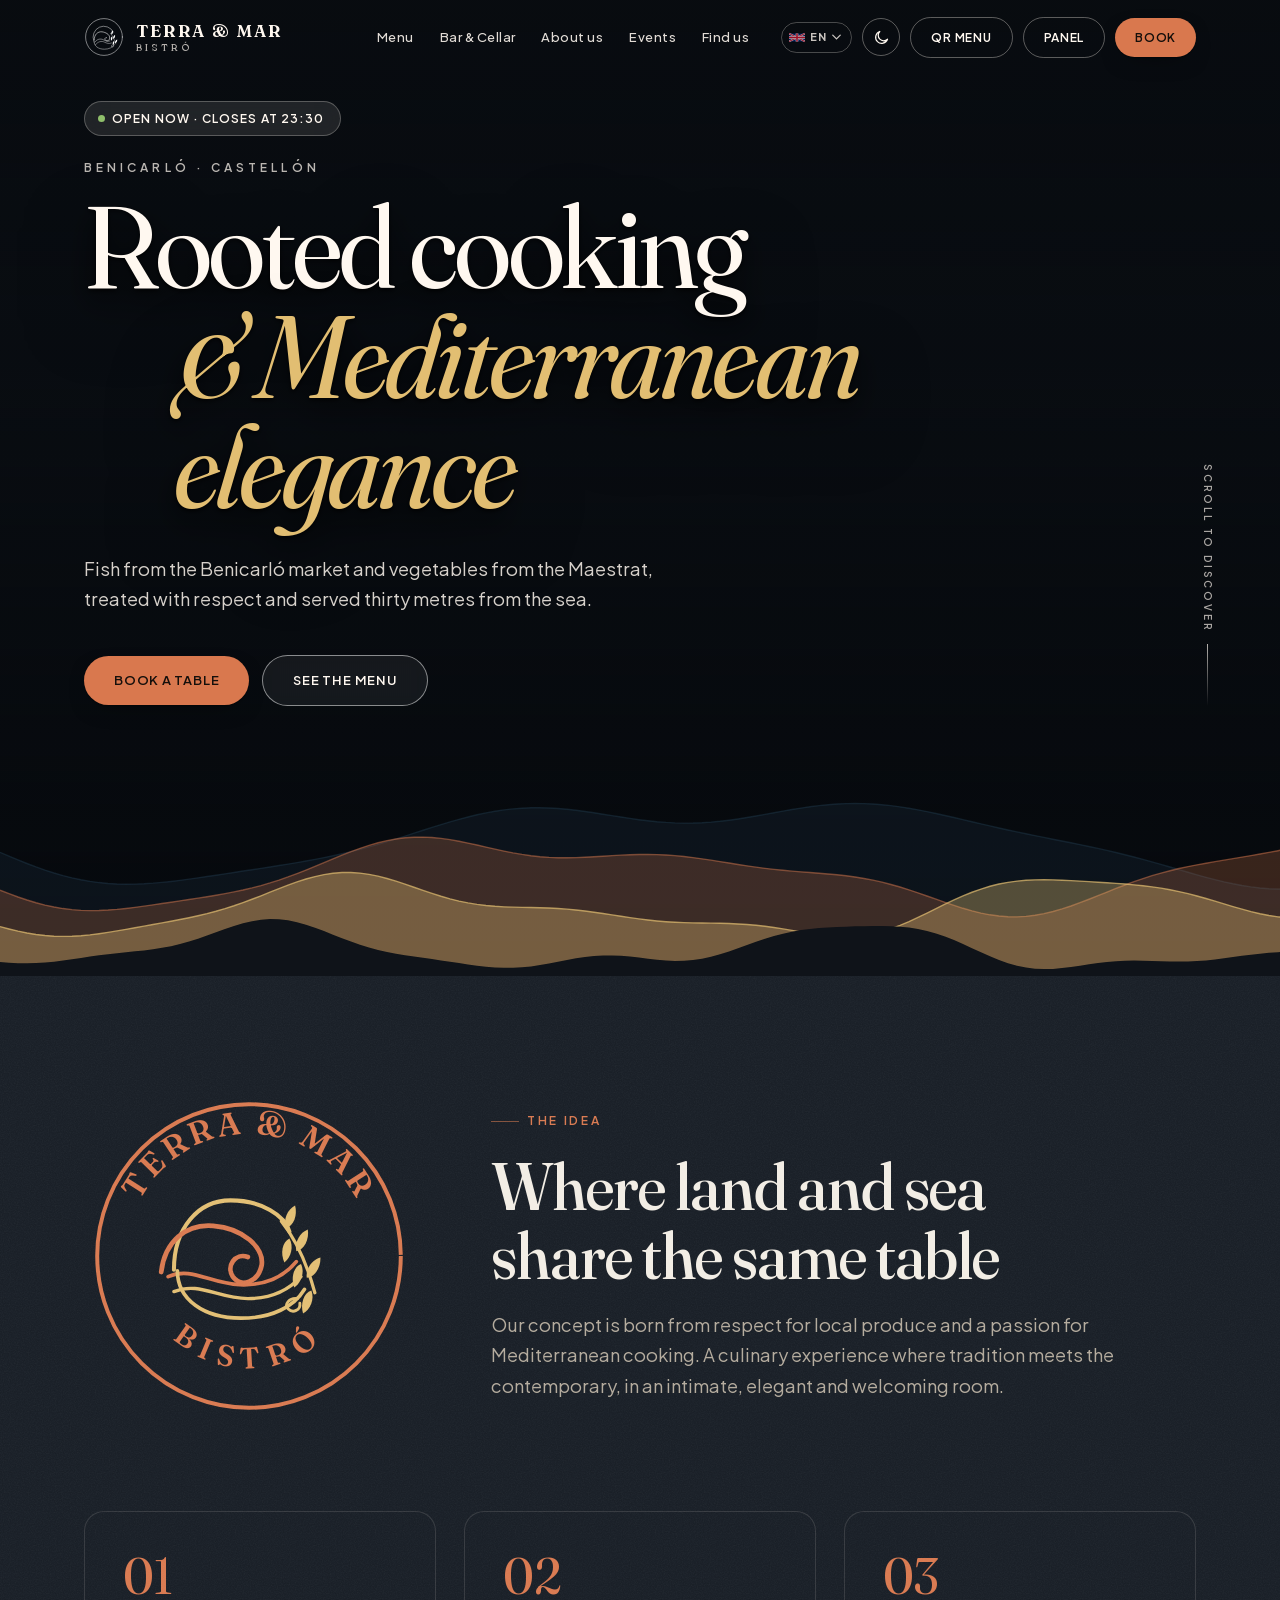
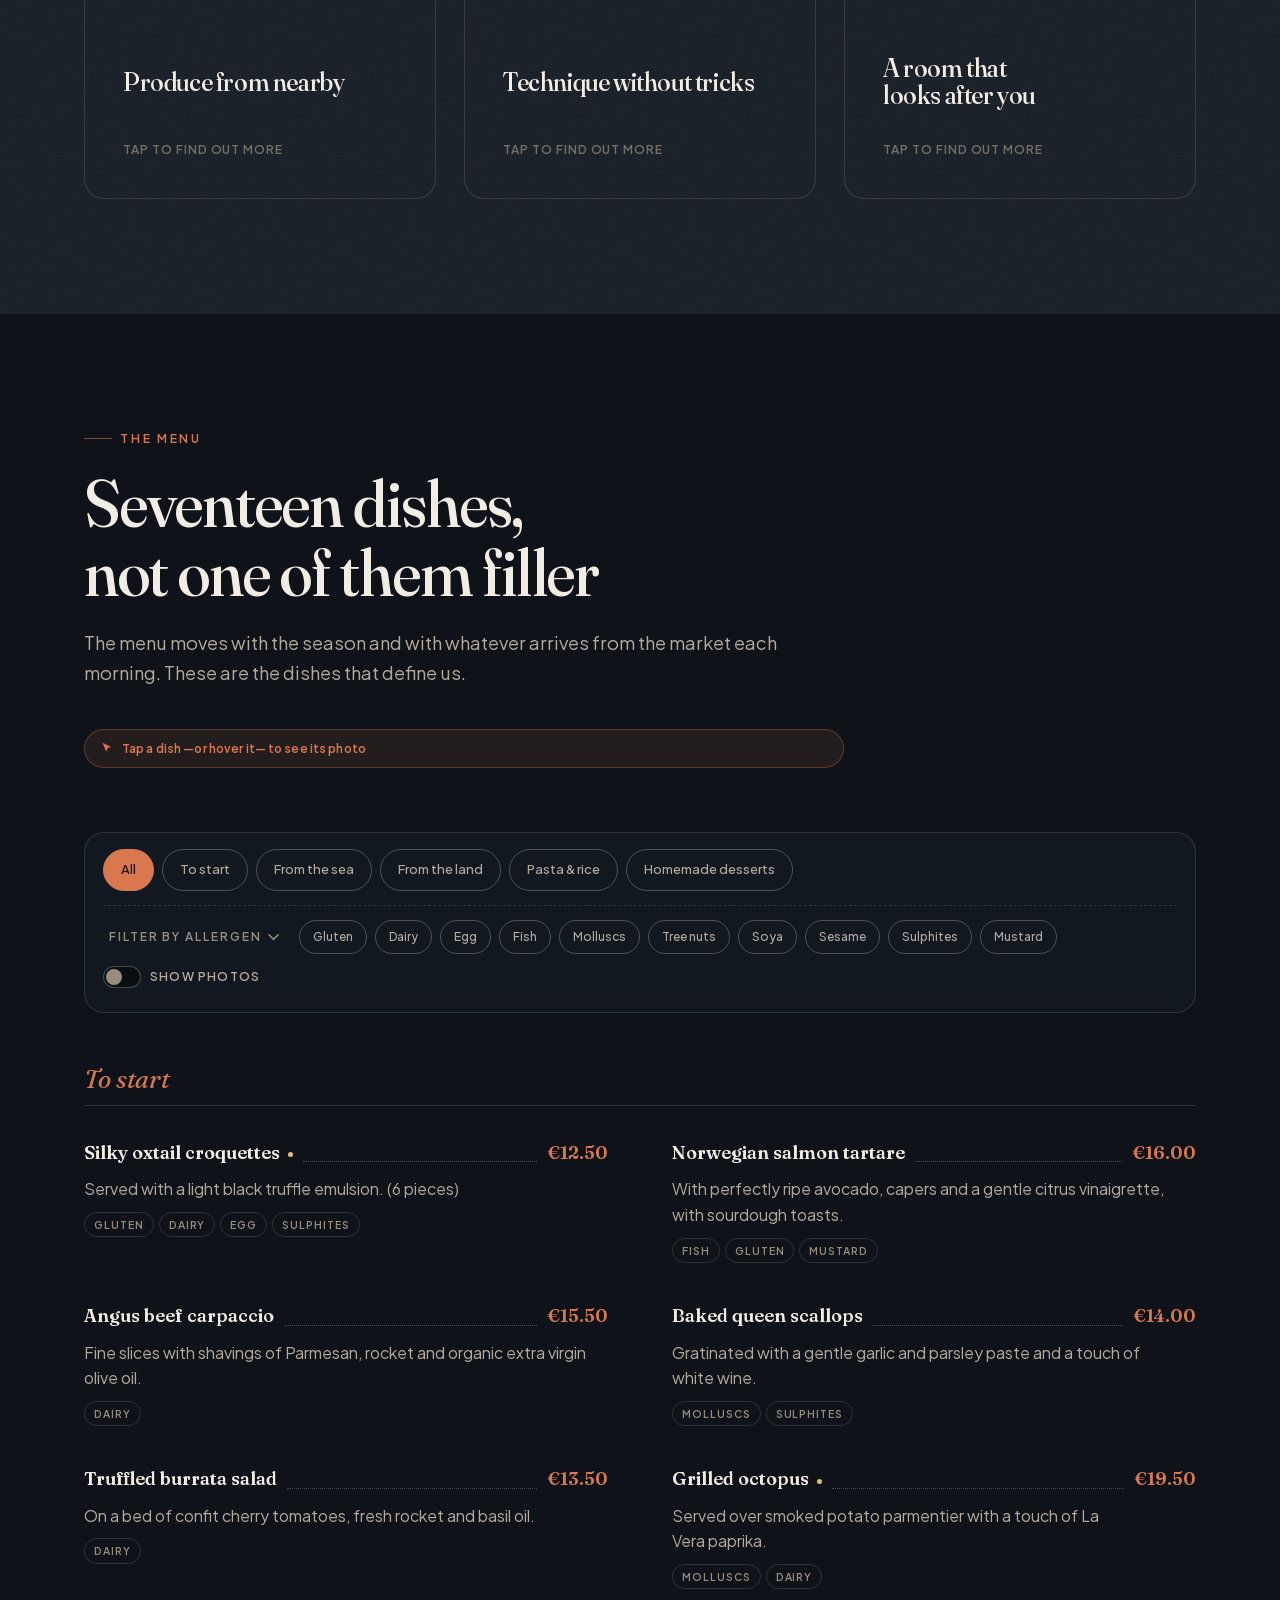
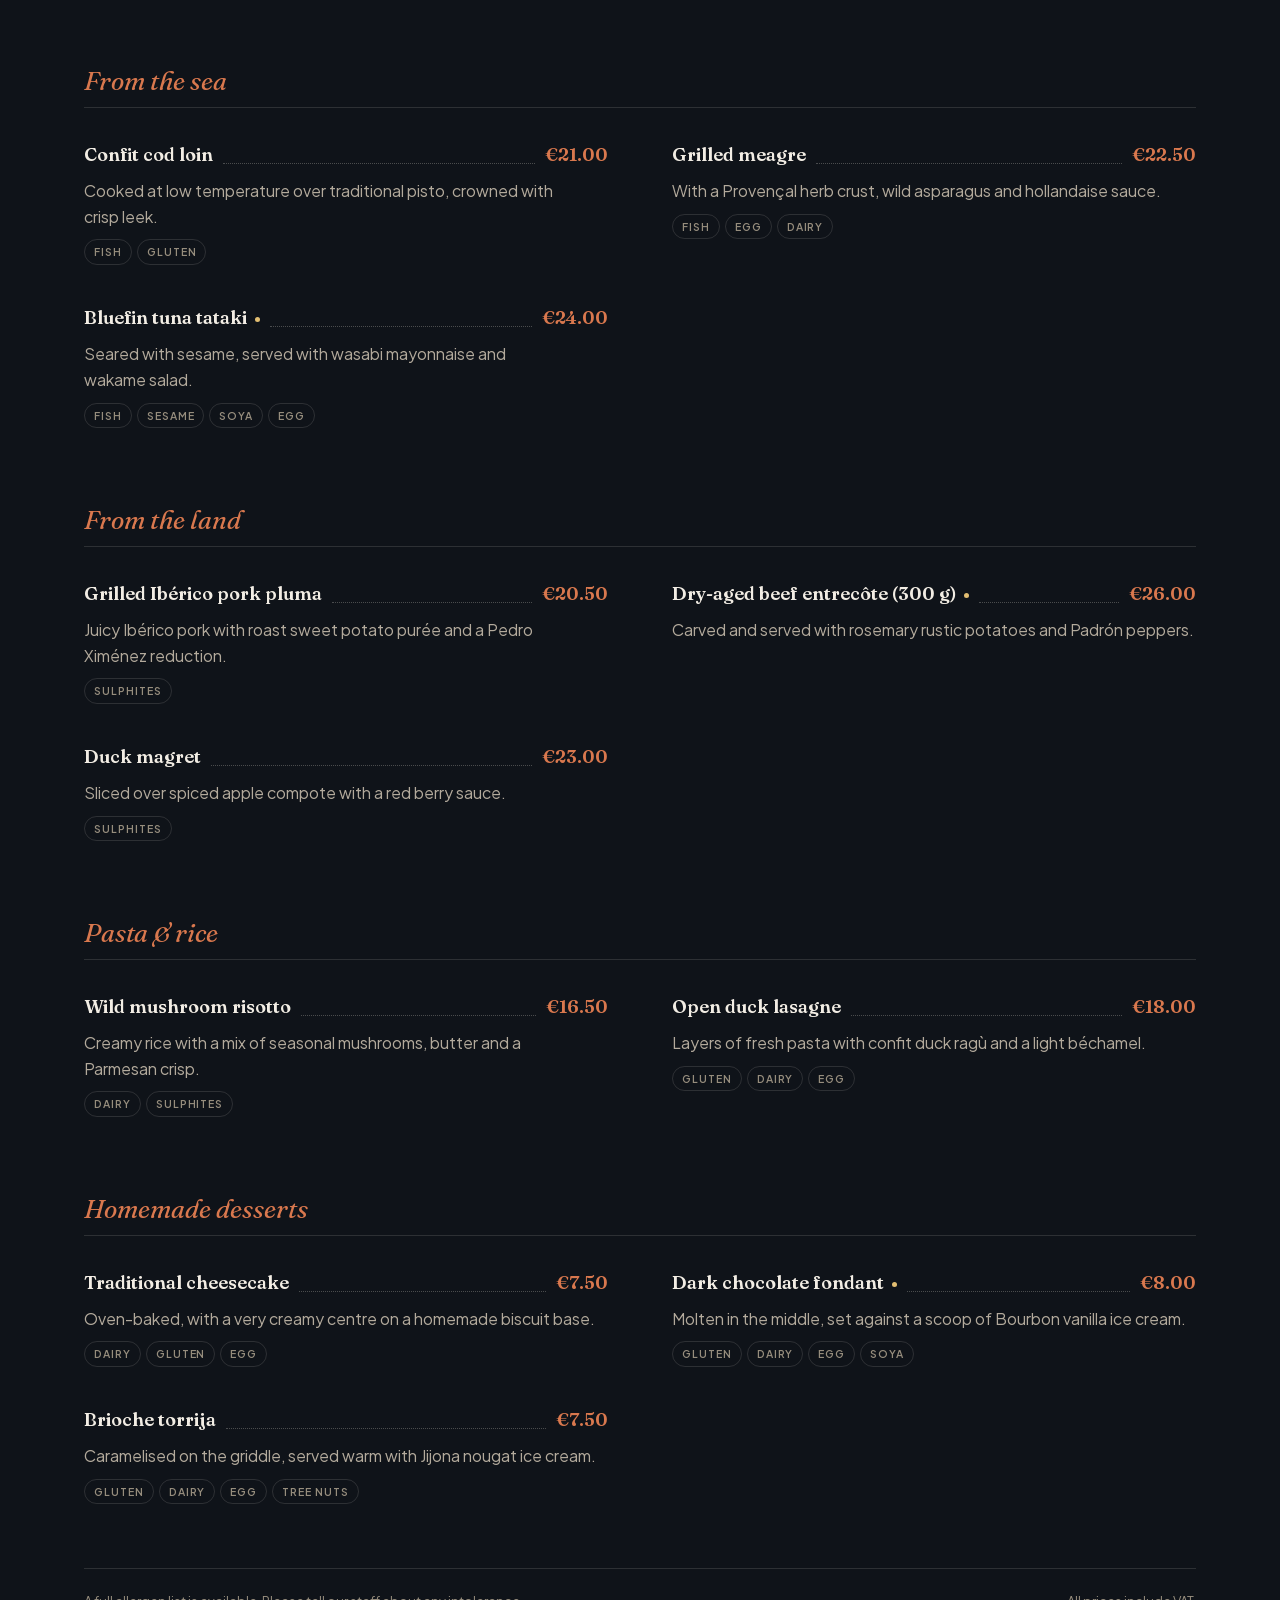
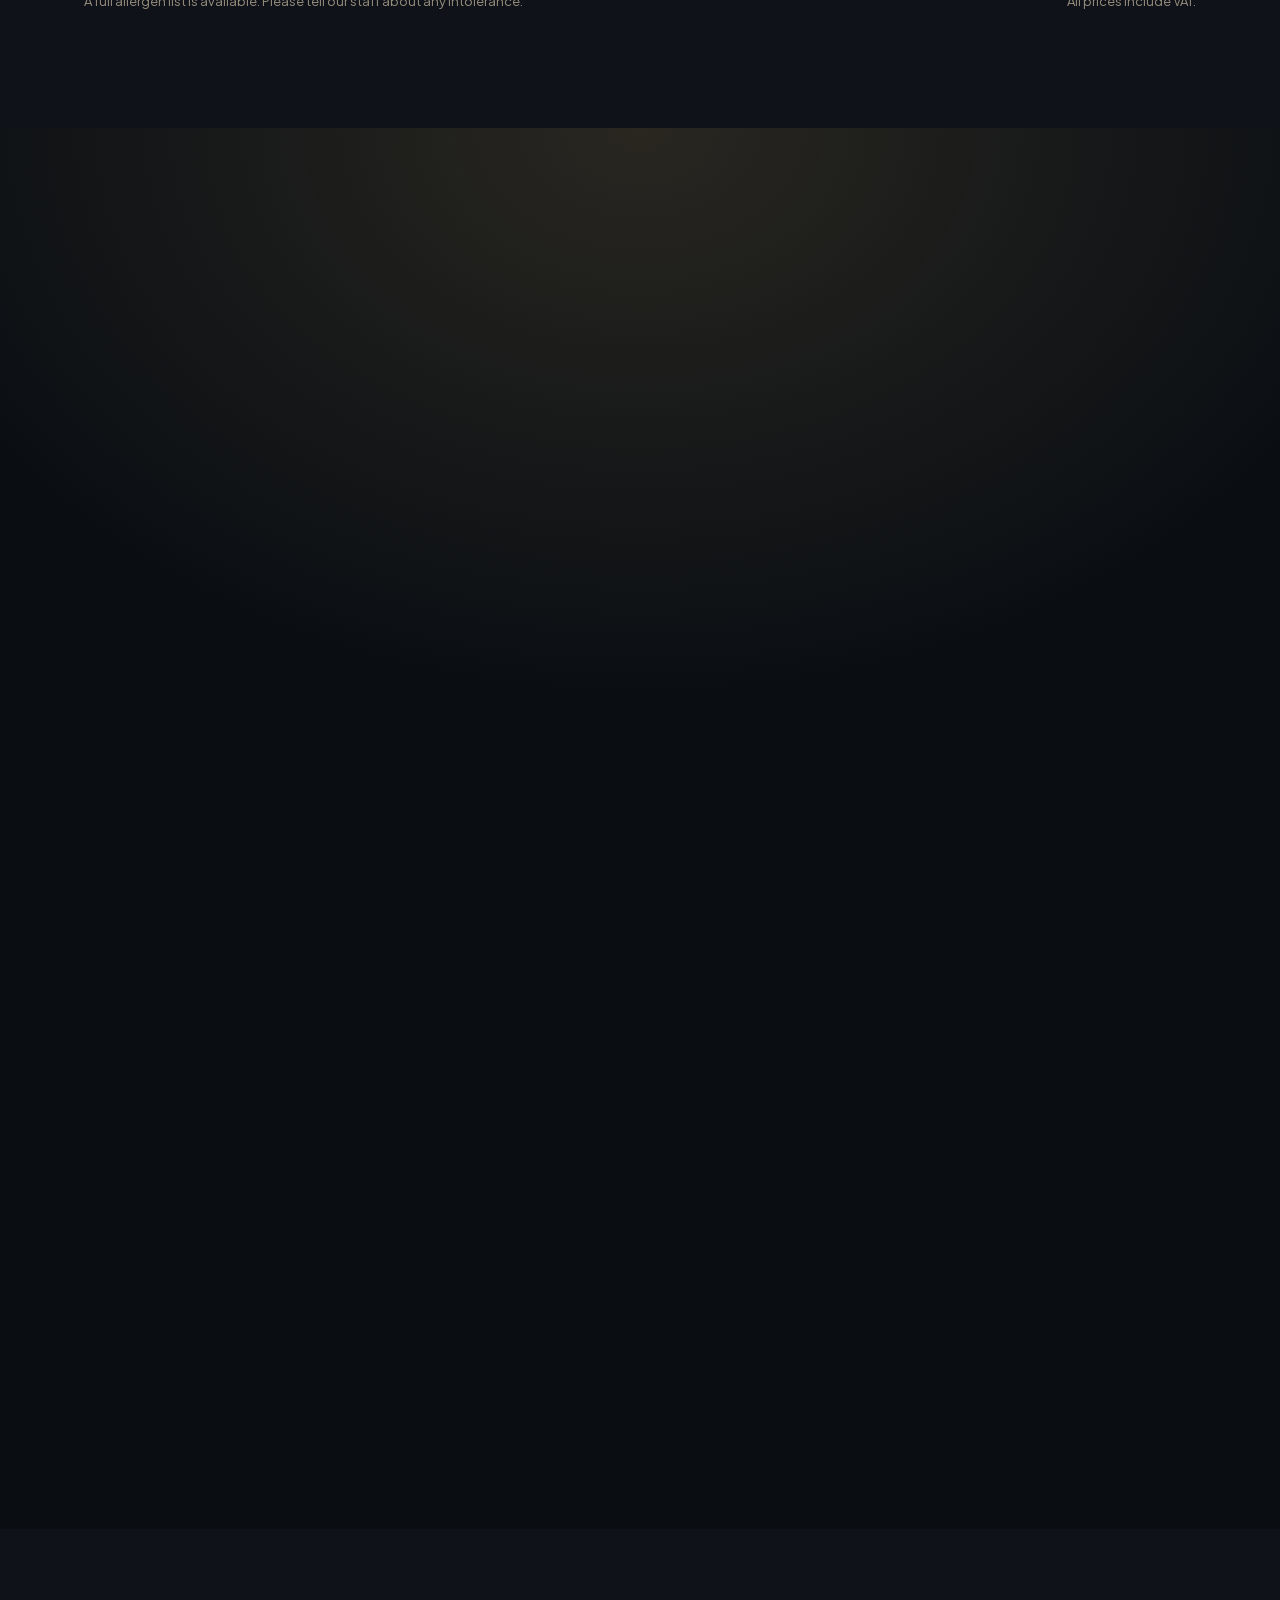
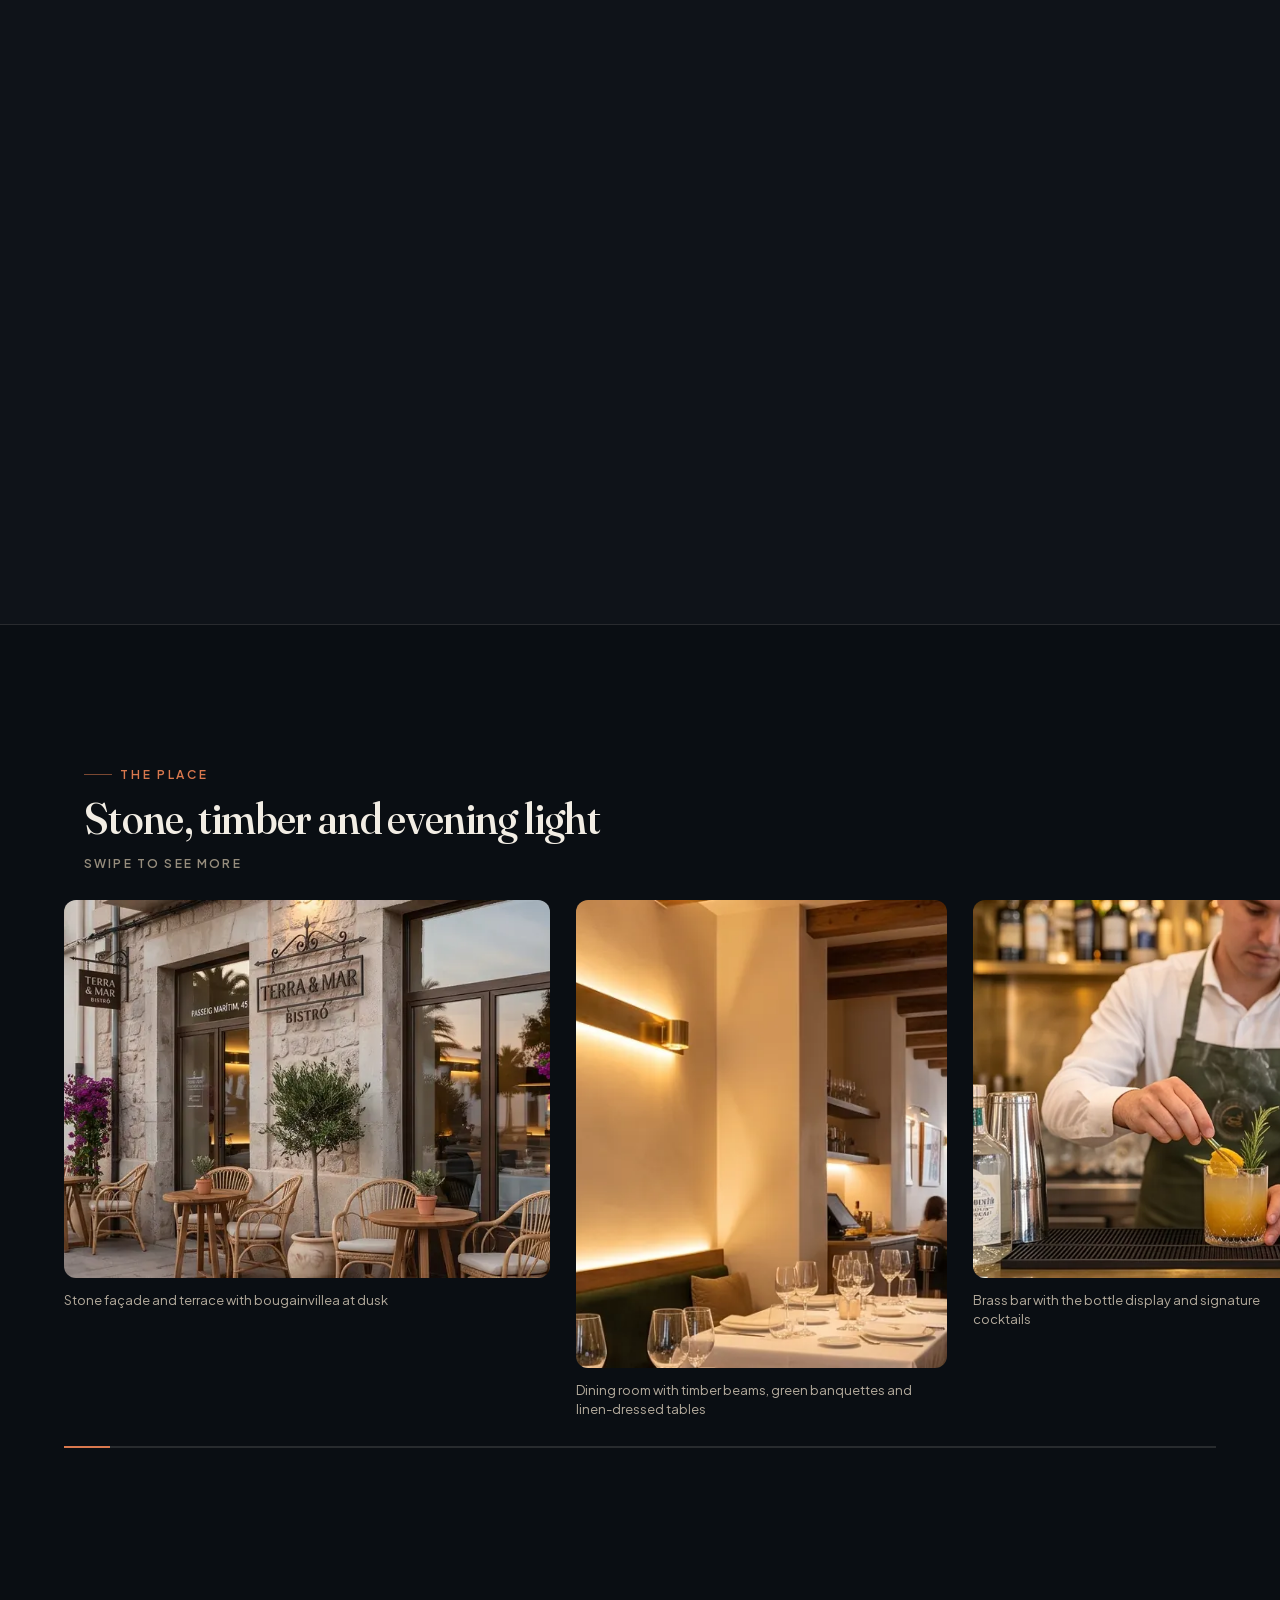
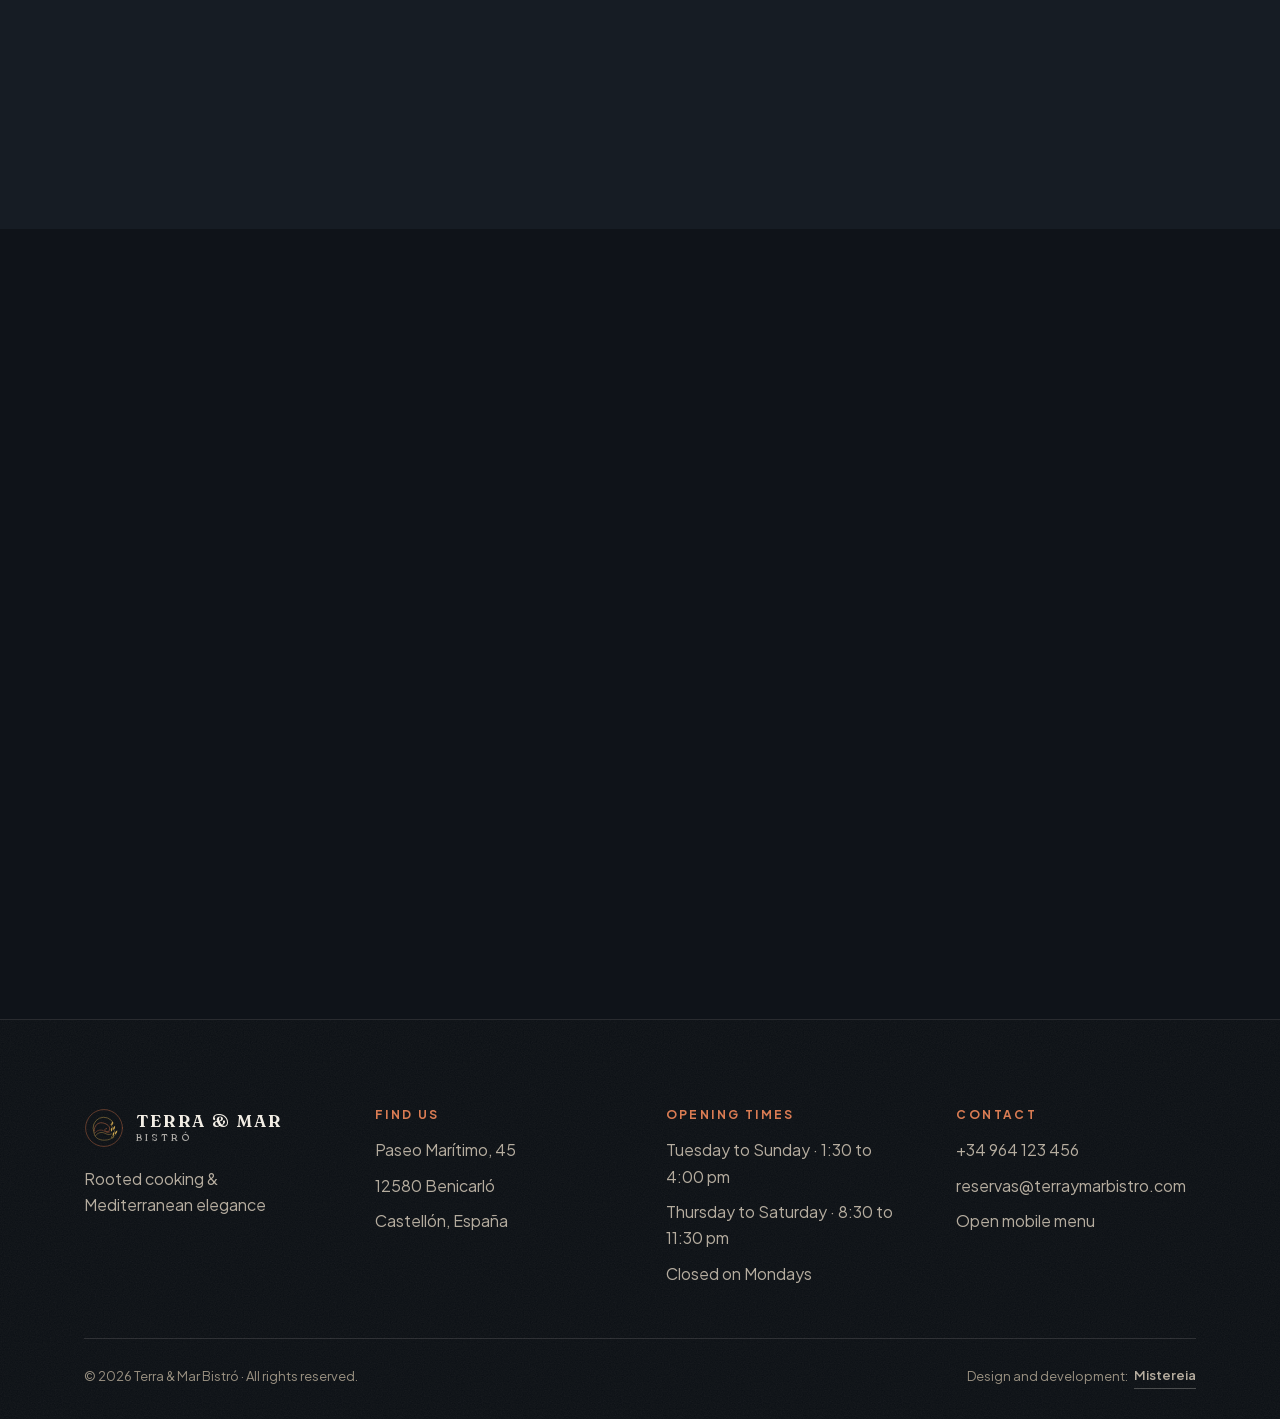
<file: index.html>
<!DOCTYPE html>
<html lang="es" data-tema="dia">

<head>
  <meta charset="utf-8">
  <meta name="viewport" content="width=device-width, initial-scale=1, viewport-fit=cover">

  <title>Mistereia · Restaurantes — Terra &amp; Mar Bistró (ejemplo)</title>
  <meta name="description"
    content="Cocina de raíz y elegancia mediterránea en el Paseo Marítimo de Benicarló. Producto de la lonja y del Maestrat, bodega y coctelería de autor. Reserva tu mesa.">
  <meta name="theme-color" content="#FAF6EF">
  <meta name="author" content="Terra &amp; Mar Bistró">

  <link rel="canonical" href="https://www.terraymarbistro.com/">
  <link rel="alternate" hreflang="es" href="https://www.terraymarbistro.com/">
  <link rel="alternate" hreflang="en" href="https://www.terraymarbistro.com/?lang=en">
  <link rel="alternate" hreflang="fr" href="https://www.terraymarbistro.com/?lang=fr">
  <link rel="alternate" hreflang="x-default" href="https://www.terraymarbistro.com/">

  <link rel="icon" href="assets/logo.svg" type="image/svg+xml">
  <link rel="apple-touch-icon" href="assets/logo.svg">
  <link rel="manifest" href="site.webmanifest">

  <!-- Open Graph -->
  <meta property="og:type" content="restaurant.restaurant">
  <meta property="og:site_name" content="Terra &amp; Mar Bistró">
  <meta property="og:title" content="Terra &amp; Mar Bistró · Restaurante mediterráneo en Benicarló">
  <meta property="og:description"
    content="Cocina de raíz y elegancia mediterránea en el Paseo Marítimo de Benicarló. Reserva tu mesa.">
  <meta property="og:url" content="https://www.terraymarbistro.com/">
  <meta property="og:image" content="https://www.terraymarbistro.com/assets/img/og.jpg">
  <meta property="og:image:width" content="1200">
  <meta property="og:image:height" content="630">
  <meta property="og:locale" content="es_ES">
  <meta name="twitter:card" content="summary_large_image">
  <meta name="twitter:title" content="Terra &amp; Mar Bistró · Benicarló">
  <meta name="twitter:description"
    content="Cocina de raíz y elegancia mediterránea, a treinta metros del Mediterráneo.">
  <meta name="twitter:image" content="https://www.terraymarbistro.com/assets/img/og.jpg">

  <!-- El tema se fija antes del primer pintado para que no haya parpadeo -->
  <script>
    (function () {
      var t;
      try { t = localStorage.getItem('tm_tema'); } catch (e) { }
      if (t !== 'dia' && t !== 'noche') {
        var d = new Date(), m = d.getHours() * 60 + d.getMinutes();
        t = (m >= 19 * 60 + 30 || m < 6 * 60) ? 'noche' : 'dia';
      }
      document.documentElement.setAttribute('data-tema', t);
      document.documentElement.style.setProperty(
        '--barra-scroll', (window.innerWidth - document.documentElement.clientWidth) + 'px');
    })();
  </script>

  <!-- Datos estructurados. Generados con: node herramientas/generar-jsonld.js -->
  <!-- JSONLD:INICIO -->
<script type="application/ld+json">
{
  "@context": "https://schema.org",
  "@type": "Restaurant",
  "@id": "https://www.terraymarbistro.com/#restaurante",
  "name": "Terra & Mar Bistró",
  "description": "Cocina de raíz y elegancia mediterránea en el Paseo Marítimo de Benicarló. Producto de la lonja y de la huerta del Maestrat.",
  "slogan": "Cocina de raíz & elegancia mediterránea",
  "url": "https://www.terraymarbistro.com/",
  "telephone": "+34 964 123 456",
  "email": "reservas@terraymarbistro.com",
  "image": [
    "https://www.terraymarbistro.com/assets/img/og.jpg",
    "https://www.terraymarbistro.com/assets/img/fachada-1600.jpg"
  ],
  "logo": "https://www.terraymarbistro.com/assets/logo.svg",
  "priceRange": "€€€",
  "currenciesAccepted": "EUR",
  "paymentAccepted": "Efectivo, tarjeta de crédito y débito",
  "servesCuisine": [
    "Mediterránea",
    "Española",
    "Cocina de mercado"
  ],
  "acceptsReservations": "https://www.terraymarbistro.com/#reservas",
  "maximumAttendeeCapacity": 30,
  "address": {
    "@type": "PostalAddress",
    "streetAddress": "Paseo Marítimo, 45",
    "postalCode": "12580",
    "addressLocality": "Benicarló",
    "addressRegion": "Castellón",
    "addressCountry": "ES"
  },
  "geo": {
    "@type": "GeoCoordinates",
    "latitude": 40.4155,
    "longitude": 0.431
  },
  "openingHoursSpecification": [
    {
      "@type": "OpeningHoursSpecification",
      "dayOfWeek": [
        "Tuesday",
        "Wednesday",
        "Thursday",
        "Friday",
        "Saturday",
        "Sunday"
      ],
      "opens": "13:30",
      "closes": "16:00"
    },
    {
      "@type": "OpeningHoursSpecification",
      "dayOfWeek": [
        "Thursday",
        "Friday",
        "Saturday"
      ],
      "opens": "20:30",
      "closes": "23:30"
    }
  ],
  "hasMenu": {
    "@type": "Menu",
    "@id": "https://www.terraymarbistro.com/carta.html",
    "name": "Carta Terra & Mar Bistró",
    "inLanguage": [
      "es",
      "en",
      "fr"
    ],
    "hasMenuSection": [
      {
        "@type": "MenuSection",
        "name": "Para abrir boca",
        "hasMenuItem": [
          {
            "@type": "MenuItem",
            "name": "Croquetas melosas de rabo de toro",
            "description": "Acompañadas de una ligera emulsión de trufa negra. (6 uds.)",
            "image": "https://www.terraymarbistro.com/assets/platos/croquetas-rabo-toro.webp",
            "offers": {
              "@type": "Offer",
              "price": "12.50",
              "priceCurrency": "EUR"
            }
          },
          {
            "@type": "MenuItem",
            "name": "Tartar de salmón noruego",
            "description": "Con aguacate en su punto, alcaparras y una vinagreta suave de cítricos, con tostas de masa madre.",
            "image": "https://www.terraymarbistro.com/assets/platos/tartar-salmon.webp",
            "offers": {
              "@type": "Offer",
              "price": "16.00",
              "priceCurrency": "EUR"
            }
          },
          {
            "@type": "MenuItem",
            "name": "Carpaccio de ternera Angus",
            "description": "Finas láminas acompañadas de lascas de queso parmesano, rúcula y AOVE ecológico.",
            "image": "https://www.terraymarbistro.com/assets/platos/carpaccio-angus.webp",
            "offers": {
              "@type": "Offer",
              "price": "15.50",
              "priceCurrency": "EUR"
            }
          },
          {
            "@type": "MenuItem",
            "name": "Zamburiñas al horno",
            "description": "Gratinadas con un suave majado de ajo, perejil y un toque de vino blanco.",
            "image": "https://www.terraymarbistro.com/assets/platos/zamburinas-horno.webp",
            "offers": {
              "@type": "Offer",
              "price": "14.00",
              "priceCurrency": "EUR"
            }
          },
          {
            "@type": "MenuItem",
            "name": "Ensalada de burrata trufada",
            "description": "Sobre cama de tomates cherry confitados, rúcula fresca y aceite de albahaca.",
            "image": "https://www.terraymarbistro.com/assets/platos/burrata-trufada.webp",
            "offers": {
              "@type": "Offer",
              "price": "13.50",
              "priceCurrency": "EUR"
            }
          },
          {
            "@type": "MenuItem",
            "name": "Pulpo a la brasa",
            "description": "Servido sobre parmentier de patata ahumada y un toque de pimentón de la Vera.",
            "image": "https://www.terraymarbistro.com/assets/platos/pulpo-brasa.webp",
            "offers": {
              "@type": "Offer",
              "price": "19.50",
              "priceCurrency": "EUR"
            }
          }
        ]
      },
      {
        "@type": "MenuSection",
        "name": "Del mar",
        "hasMenuItem": [
          {
            "@type": "MenuItem",
            "name": "Lomo de bacalao confitado",
            "description": "A baja temperatura, servido sobre un pisto tradicional y coronado con crujiente de puerro.",
            "image": "https://www.terraymarbistro.com/assets/platos/bacalao-confitado.webp",
            "offers": {
              "@type": "Offer",
              "price": "21.00",
              "priceCurrency": "EUR"
            }
          },
          {
            "@type": "MenuItem",
            "name": "Corvina a la plancha",
            "description": "Con costra de hierbas provenzales, acompañada de espárragos trigueros y salsa holandesa.",
            "image": "https://www.terraymarbistro.com/assets/platos/corvina-plancha.webp",
            "offers": {
              "@type": "Offer",
              "price": "22.50",
              "priceCurrency": "EUR"
            }
          },
          {
            "@type": "MenuItem",
            "name": "Tataki de atún rojo",
            "description": "Sellado a la plancha con sésamo, acompañado de mayonesa de wasabi y ensalada wakame.",
            "image": "https://www.terraymarbistro.com/assets/platos/tataki-atun.webp",
            "offers": {
              "@type": "Offer",
              "price": "24.00",
              "priceCurrency": "EUR"
            }
          }
        ]
      },
      {
        "@type": "MenuSection",
        "name": "De la tierra",
        "hasMenuItem": [
          {
            "@type": "MenuItem",
            "name": "Pluma ibérica a la parrilla",
            "description": "Jugosa carne de cerdo ibérico con puré de boniato asado y reducción de Pedro Ximénez.",
            "image": "https://www.terraymarbistro.com/assets/platos/pluma-iberica.webp",
            "offers": {
              "@type": "Offer",
              "price": "20.50",
              "priceCurrency": "EUR"
            }
          },
          {
            "@type": "MenuItem",
            "name": "Entrecot de vaca madurada (300 g)",
            "description": "Trinchado y servido con patatas rústicas al romero y pimientos del Padrón.",
            "image": "https://www.terraymarbistro.com/assets/platos/entrecot-madurado.webp",
            "offers": {
              "@type": "Offer",
              "price": "26.00",
              "priceCurrency": "EUR"
            }
          },
          {
            "@type": "MenuItem",
            "name": "Magret de pato",
            "description": "Fileteado sobre una compota de manzana especiada y salsa de frutos rojos.",
            "image": "https://www.terraymarbistro.com/assets/platos/magret-pato.webp",
            "offers": {
              "@type": "Offer",
              "price": "23.00",
              "priceCurrency": "EUR"
            }
          }
        ]
      },
      {
        "@type": "MenuSection",
        "name": "Pastas y arroces",
        "hasMenuItem": [
          {
            "@type": "MenuItem",
            "name": "Risotto de setas silvestres",
            "description": "Arroz cremoso con variedad de setas de temporada, mantequilla y crujiente de parmesano.",
            "image": "https://www.terraymarbistro.com/assets/platos/risotto-setas.webp",
            "offers": {
              "@type": "Offer",
              "price": "16.50",
              "priceCurrency": "EUR"
            }
          },
          {
            "@type": "MenuItem",
            "name": "Lasaña abierta de pato",
            "description": "Capas de pasta fresca intercaladas con ragú de pato confitado y bechamel ligera.",
            "image": "https://www.terraymarbistro.com/assets/platos/lasana-pato.webp",
            "offers": {
              "@type": "Offer",
              "price": "18.00",
              "priceCurrency": "EUR"
            }
          }
        ]
      },
      {
        "@type": "MenuSection",
        "name": "Postres artesanales",
        "hasMenuItem": [
          {
            "@type": "MenuItem",
            "name": "Tarta de queso tradicional",
            "description": "Horneada, con un centro muy cremoso y base de galleta artesanal.",
            "image": "https://www.terraymarbistro.com/assets/platos/tarta-queso.webp",
            "offers": {
              "@type": "Offer",
              "price": "7.50",
              "priceCurrency": "EUR"
            }
          },
          {
            "@type": "MenuItem",
            "name": "Volcán de chocolate negro",
            "description": "Bizcocho fluido por dentro, contrastado con una bola de helado de vainilla Bourbon.",
            "image": "https://www.terraymarbistro.com/assets/platos/volcan-chocolate.webp",
            "offers": {
              "@type": "Offer",
              "price": "8.00",
              "priceCurrency": "EUR"
            }
          },
          {
            "@type": "MenuItem",
            "name": "Torrija de pan brioche",
            "description": "Caramelizada a la plancha, servida tibia con helado de turrón de Jijona.",
            "image": "https://www.terraymarbistro.com/assets/platos/torrija-brioche.webp",
            "offers": {
              "@type": "Offer",
              "price": "7.50",
              "priceCurrency": "EUR"
            }
          }
        ]
      },
      {
        "@type": "MenuSection",
        "name": "Cócteles de autor",
        "hasMenuItem": [
          {
            "@type": "MenuItem",
            "name": "Brisa de Benicarló",
            "description": "Ginebra premium, limoncello artesanal, hojas de albahaca fresca y tónica neutra. Muy refrescante.",
            "offers": {
              "@type": "Offer",
              "price": "10.00",
              "priceCurrency": "EUR"
            }
          },
          {
            "@type": "MenuItem",
            "name": "Ocaso en el Mediterráneo",
            "description": "Aperol, zumo natural de pomelo rosa, cava brut nature y una ramita de romero quemado.",
            "offers": {
              "@type": "Offer",
              "price": "9.50",
              "priceCurrency": "EUR"
            }
          },
          {
            "@type": "MenuItem",
            "name": "Terra & Mar Espresso",
            "description": "Vodka, licor de café de especialidad, un shot de espresso intenso y sirope de vainilla.",
            "offers": {
              "@type": "Offer",
              "price": "11.00",
              "priceCurrency": "EUR"
            }
          },
          {
            "@type": "MenuItem",
            "name": "El Roble Ahumado",
            "description": "Whisky Bourbon, sirope de arce, bitter de naranja y un toque de humo de madera de roble servido en campana.",
            "offers": {
              "@type": "Offer",
              "price": "12.50",
              "priceCurrency": "EUR"
            }
          }
        ]
      },
      {
        "@type": "MenuSection",
        "name": "Selección de vinos (copa)",
        "hasMenuItem": [
          {
            "@type": "MenuItem",
            "name": "D.O. Rueda · Verdejo",
            "description": "Fresco, afrutado y con una excelente acidez que acompaña perfectamente los pescados.",
            "offers": {
              "@type": "Offer",
              "price": "4.50",
              "priceCurrency": "EUR"
            }
          },
          {
            "@type": "MenuItem",
            "name": "D.O. Rías Baixas · Albariño",
            "description": "Elegante, floral y con notas salinas.",
            "offers": {
              "@type": "Offer",
              "price": "5.00",
              "priceCurrency": "EUR"
            }
          },
          {
            "@type": "MenuItem",
            "name": "D.O. Ribera del Duero · Crianza",
            "description": "Intenso, con notas a frutos rojos maduros y madera tostada.",
            "offers": {
              "@type": "Offer",
              "price": "5.50",
              "priceCurrency": "EUR"
            }
          },
          {
            "@type": "MenuItem",
            "name": "D.O. Rioja · Reserva",
            "description": "Un clásico equilibrado, especiado y con largo final en boca.",
            "offers": {
              "@type": "Offer",
              "price": "6.00",
              "priceCurrency": "EUR"
            }
          },
          {
            "@type": "MenuItem",
            "name": "Cava · Brut Nature Reserva",
            "description": "Burbuja fina, notas cítricas y pastelería. Ideal para brindar.",
            "offers": {
              "@type": "Offer",
              "price": "5.00",
              "priceCurrency": "EUR"
            }
          }
        ]
      }
    ]
  }
}
</script>
<!-- JSONLD:FIN -->

  <!-- Las tres fuentes latinas entran en el titular del hero, que es el LCP -->
  <link rel="preload" href="assets/fonts/fraunces-latin.woff2" as="font" type="font/woff2" crossorigin>
  <link rel="preload" href="assets/fonts/fraunces-latin-italica.woff2" as="font" type="font/woff2" crossorigin>
  <link rel="preload" href="assets/fonts/plus-jakarta-sans-latin.woff2" as="font" type="font/woff2" crossorigin>
  <link rel="stylesheet" href="css/base.css">
  <link rel="stylesheet" href="css/componentes.css">
  <link rel="stylesheet" href="css/secciones.css">
</head>

<body>

  <a class="saltar" href="#contenido" data-i18n="nav.saltar">Saltar al contenido</a>

  <!-- ====================================================================== -->
  <!-- NAVEGACIÓN                                                             -->
  <!-- ====================================================================== -->
  <header class="nav nav--sobre-hero" id="nav">
    <div class="nav__interior">

      <a class="nav__marca" href="#inicio">
        <img src="assets/logo.svg" alt="" width="40" height="40" aria-hidden="true">
        <span class="nav__nombre">Terra &amp; Mar <small>Bistró</small></span>
      </a>

      <nav class="nav__enlaces" aria-label="Principal">
        <a class="nav__enlace" href="#carta" data-i18n="nav.carta">Carta</a>
        <a class="nav__enlace" href="#bodega" data-i18n="nav.bodega">Bodega</a>
        <a class="nav__enlace" href="#nosotros" data-i18n="nav.nosotros">Nosotros</a>
        <a class="nav__enlace" href="#eventos" data-i18n="nav.eventos">Eventos</a>
        <a class="nav__enlace" href="#ubicacion" data-i18n="nav.ubicacion">Ubicación</a>
      </nav>

      <div class="nav__acciones">

        <div class="idiomas idiomas--desplegable" role="group" data-i18n-attr="aria-label:nav.idioma">
          <button type="button" class="idiomas__disparador" aria-haspopup="true" aria-expanded="false">
            <span class="idiomas__actual"></span>
            <svg class="idiomas__flecha" viewBox="0 0 12 8" aria-hidden="true">
              <path d="M1 1.5 6 6.5l5-5" fill="none" stroke="currentColor" stroke-width="1.7" stroke-linecap="round" />
            </svg>
          </button>
          <div class="idiomas__menu">
            <button type="button" data-idioma="es" aria-pressed="true"><svg class="idiomas__bandera" viewBox="0 0 3 2"
                aria-hidden="true">
                <rect width="3" height="2" fill="#AA151B" />
                <rect width="3" height="1" y=".5" fill="#F1BF00" />
              </svg>Español</button>
            <button type="button" data-idioma="en" aria-pressed="false"><svg class="idiomas__bandera" viewBox="0 0 60 30"
                aria-hidden="true">
                <rect width="60" height="30" fill="#012169" />
                <path d="M0 0 60 30M60 0 0 30" stroke="#fff" stroke-width="6" />
                <path d="M0 0 60 30M60 0 0 30" stroke="#C8102E" stroke-width="4" />
                <path d="M30 0V30M0 15H60" stroke="#fff" stroke-width="10" />
                <path d="M30 0V30M0 15H60" stroke="#C8102E" stroke-width="6" />
              </svg>English</button>
            <button type="button" data-idioma="fr" aria-pressed="false"><svg class="idiomas__bandera" viewBox="0 0 3 2"
                aria-hidden="true">
                <rect width="1" height="2" fill="#0055A4" />
                <rect width="1" height="2" x="1" fill="#fff" />
                <rect width="1" height="2" x="2" fill="#EF4135" />
              </svg>Français</button>
          </div>
        </div>

        <button type="button" class="nav__control" data-alternar-tema aria-pressed="false"
          aria-label="Cambiar a modo noche">
          <span class="icono-tema" aria-hidden="true">
            <svg class="icono-tema__sol" viewBox="0 0 24 24" fill="none" stroke="currentColor" stroke-width="1.7"
              stroke-linecap="round">
              <circle cx="12" cy="12" r="4.2" />
              <path
                d="M12 2v2.4M12 19.6V22M2 12h2.4M19.6 12H22M4.9 4.9l1.7 1.7M17.4 17.4l1.7 1.7M19.1 4.9l-1.7 1.7M6.6 17.4l-1.7 1.7" />
            </svg>
            <svg class="icono-tema__luna" viewBox="0 0 24 24" fill="none" stroke="currentColor" stroke-width="1.7"
              stroke-linecap="round" stroke-linejoin="round">
              <path d="M20.5 14.4A8.6 8.6 0 1 1 9.6 3.5a6.9 6.9 0 0 0 10.9 10.9Z" />
            </svg>
          </span>
        </button>

        <a class="btn btn--fantasma btn--pequeno btn--auto" href="carta.html" target="_blank" rel="noopener"
          data-i18n="nav.cartaqr">Carta QR</a>

        <a class="btn btn--fantasma btn--pequeno btn--auto" href="panel.html" target="_blank" rel="noopener"
          data-i18n="nav.panel">Panel</a>

        <a class="btn btn--solido btn--pequeno btn--auto" href="#reservas" data-i18n="nav.reservar">Reservar</a>

        <button type="button" class="nav__hamburguesa" id="hamburguesa" aria-expanded="false" aria-controls="menu-movil"
          data-i18n-attr="aria-label:nav.menu">
          <span></span><span></span><span></span>
        </button>

      </div>
    </div>
  </header>

  <!-- ====================================================================== -->
  <!-- MENÚ MÓVIL                                                             -->
  <!-- ====================================================================== -->
  <div class="menu-movil" id="menu-movil" inert>
    <a href="#carta" style="--i:0" data-i18n="nav.carta">Carta</a>
    <a href="#bodega" style="--i:1" data-i18n="nav.bodega">Bodega</a>
    <a href="#nosotros" style="--i:2" data-i18n="nav.nosotros">Nosotros</a>
    <a href="#eventos" style="--i:3" data-i18n="nav.eventos">Eventos</a>
    <a href="#ubicacion" style="--i:4" data-i18n="nav.ubicacion">Ubicación</a>
    <a href="#reservas" style="--i:5" data-i18n="nav.reservar">Reservar</a>

    <div class="menu-movil__pie">
      <div class="idiomas idiomas--desplegable" role="group" data-i18n-attr="aria-label:nav.idioma">
        <button type="button" class="idiomas__disparador" aria-haspopup="true" aria-expanded="false">
          <span class="idiomas__actual"></span>
          <svg class="idiomas__flecha" viewBox="0 0 12 8" aria-hidden="true">
            <path d="M1 1.5 6 6.5l5-5" fill="none" stroke="currentColor" stroke-width="1.7" stroke-linecap="round" />
          </svg>
        </button>
        <div class="idiomas__menu">
          <button type="button" data-idioma="es" aria-pressed="true"><svg class="idiomas__bandera" viewBox="0 0 3 2"
              aria-hidden="true">
              <rect width="3" height="2" fill="#AA151B" />
              <rect width="3" height="1" y=".5" fill="#F1BF00" />
            </svg>Español</button>
          <button type="button" data-idioma="en" aria-pressed="false"><svg class="idiomas__bandera" viewBox="0 0 60 30"
              aria-hidden="true">
              <rect width="60" height="30" fill="#012169" />
              <path d="M0 0 60 30M60 0 0 30" stroke="#fff" stroke-width="6" />
              <path d="M0 0 60 30M60 0 0 30" stroke="#C8102E" stroke-width="4" />
              <path d="M30 0V30M0 15H60" stroke="#fff" stroke-width="10" />
              <path d="M30 0V30M0 15H60" stroke="#C8102E" stroke-width="6" />
            </svg>English</button>
          <button type="button" data-idioma="fr" aria-pressed="false"><svg class="idiomas__bandera" viewBox="0 0 3 2"
              aria-hidden="true">
              <rect width="1" height="2" fill="#0055A4" />
              <rect width="1" height="2" x="1" fill="#fff" />
              <rect width="1" height="2" x="2" fill="#EF4135" />
            </svg>Français</button>
        </div>
      </div>
      <a class="enlace" href="carta.html" data-i18n="carta.qr">Ver carta para móvil</a>
      <a class="enlace" href="panel.html" target="_blank" rel="noopener" data-i18n="nav.panel">Panel</a>
    </div>
  </div>

  <main id="contenido">

    <!-- ==================================================================== -->
    <!-- HERO                                                                 -->
    <!-- ==================================================================== -->
    <section class="hero" id="inicio">

      <div class="hero__fondo" data-capa="0.5,0,0.10">
        <picture class="hero__foto hero__foto--dia">
          <source media="(max-width: 760px)" srcset="assets/img/fachada-900.webp" type="image/webp">
          <source srcset="assets/img/fachada-1600.webp" type="image/webp">
          <img src="assets/img/fachada-1600.jpg" width="1600" height="899" fetchpriority="high" decoding="async"
            alt="Fachada de piedra de Terra &amp; Mar Bistró en el Paseo Marítimo de Benicarló, con terraza y buganvillas al atardecer">
        </picture>
        <picture class="hero__foto hero__foto--noche">
          <source media="(max-width: 760px)" srcset="assets/img/bar-900.webp" type="image/webp">
          <source srcset="assets/img/bar-1600.webp" type="image/webp">
          <img src="assets/img/bar-1600.jpg" width="1600" height="898" loading="lazy" decoding="async"
            alt="Barra de latón de Terra &amp; Mar Bistró con un cóctel de autor recién preparado">
        </picture>
      </div>

      <div class="hero__velo"></div>
      <canvas id="mar" aria-hidden="true"></canvas>

      <div class="hero__contenido">
        <p class="hero__estado" data-estado data-capa="-0.9,1.5,0">Abierto ahora</p>

        <span class="hero__etiqueta" data-i18n="hero.etiqueta" data-capa="-0.9,1.5,0">Benicarló · Castellón</span>

        <h1 class="hero__titulo">
          <span class="linea-1" data-i18n-tema="hero.titulo" data-capa="-0.5,1.2,0">Cocina de raíz</span>
          <span class="linea-2" data-i18n-tema="hero.titulo2" data-capa="-1.1,1.2,0">&amp; elegancia mediterránea</span>
        </h1>

        <p class="hero__texto" data-i18n-tema="hero.texto" data-capa="-1.5,1.8,0">
          Producto de la lonja de Benicarló y de la huerta del Maestrat, tratado con respeto y servido a treinta metros
          del mar.
        </p>

        <div class="hero__acciones" data-capa="-1.9,1.9,0">
          <a class="btn btn--solido btn--auto" href="#reservas" data-i18n-tema="hero.cta">Reservar mesa</a>
          <a class="btn btn--claro btn--auto" href="#carta" data-i18n="hero.cta2">Ver la carta</a>
        </div>
      </div>

      <span class="hero__scroll" aria-hidden="true" data-i18n="hero.scroll">Desliza para descubrir</span>

    </section>

    <!-- ==================================================================== -->
    <!-- CONCEPTO                                                             -->
    <!-- ==================================================================== -->
    <section class="seccion concepto grano" id="concepto">
      <div class="contenedor">

        <div class="concepto__intro">

          <div class="concepto__sello reveal">
            <svg class="sello" viewBox="0 0 200 200" role="img" aria-label="Terra &amp; Mar Bistró">
              <defs>
                <path id="arco-arriba" d="M26 100a74 74 0 0 1 148 0" />
                <path id="arco-abajo" d="M32 100a68 68 0 0 0 136 0" />
                <path id="sello-hoja" d="M0 0C5-6 15-7 21-3 15 3 5 5 0 0Z" />
              </defs>

              <circle class="sello__aro" cx="100" cy="100" r="92" pathLength="1" />

              <text class="sello__texto">
                <textPath href="#arco-arriba" startOffset="50%" text-anchor="middle">TERRA &amp; MAR</textPath>
              </text>
              <text class="sello__texto sello__texto--abajo">
                <textPath href="#arco-abajo" startOffset="50%" text-anchor="middle">BISTRÓ</textPath>
              </text>

              <g class="sello__ola" transform="translate(23 27.1) scale(.7)" fill="none" stroke-linecap="round"
                stroke-linejoin="round">
                <path pathLength="1" class="sello__trazo sello__trazo--oro"
                  d="M45 116C45 80 66 56 94 56c27 0 47 13 51 27" stroke-width="3.5" />
                <path pathLength="1" class="sello__trazo sello__trazo--terra"
                  d="M34 118C37 92 55 76 79 78c26 2 44 19 42 34-3 15-18 20-25 10-6-9 2-21 13-17" stroke-width="4.1" />
                <path pathLength="1" class="sello__trazo sello__trazo--terra" d="M40 122c20-9 36 6 62 7 24 1 39-8 49-20"
                  stroke-width="3.2" />
                <path pathLength="1" class="sello__trazo sello__trazo--oro" d="M45 135c22-9 38 6 64 6 22 0 36-8 46-19"
                  stroke-width="2.9" />
                <path pathLength="1" class="sello__trazo sello__trazo--oro"
                  d="M48 117c0 25 23 41 55 41 27 0 46-10 55-25" stroke-width="3.2" />
                <path pathLength="1" class="sello__trazo sello__trazo--oro" d="M138 74c12 15 22 36 29 62"
                  stroke-width="2.8" />
                <path pathLength="1" class="sello__trazo sello__trazo--oro" d="M152 141c-7-1-12 5-8 9 4 4 11 1 10-5"
                  stroke-width="2.5" />
                <g class="sello__hojas">
                  <use href="#sello-hoja" transform="translate(142 80) rotate(-60)" />
                  <use href="#sello-hoja" transform="translate(145 89) rotate(110)" />
                  <use href="#sello-hoja" transform="translate(151 100) rotate(-54)" />
                  <use href="#sello-hoja" transform="translate(155 111) rotate(114)" />
                  <use href="#sello-hoja" transform="translate(160 123) rotate(-48)" />
                  <use href="#sello-hoja" transform="translate(164 134) rotate(118)" />
                </g>
              </g>
            </svg>
          </div>

          <div class="concepto__texto">
            <div class="seccion__cabecera reveal" style="margin-bottom:0">
              <span class="etiqueta" data-i18n="concepto.etiqueta">El concepto</span>
              <h2 class="display t-h2" data-i18n="concepto.titulo">Donde la tierra y el mar se sientan a la misma mesa
              </h2>
              <p class="parrafo" data-i18n="concepto.texto">
                Nuestro concepto nace del respeto por el producto local y la pasión por la gastronomía mediterránea.
              </p>
            </div>
          </div>

        </div>

        <div class="rejilla concepto__pilares" data-stagger>
          <article class="tarjeta tarjeta--giro reveal" tabindex="0" role="button" aria-pressed="false">
            <div class="tarjeta__interior">
              <div class="tarjeta__cara tarjeta__cara--frente">
                <span class="tarjeta__num">01</span>
                <h3 class="display t-h4" data-i18n="concepto.p1.t">Producto de proximidad</h3>
                <span class="tarjeta__pista" data-i18n="concepto.pista">Toca para saber más</span>
              </div>
              <div class="tarjeta__cara tarjeta__cara--dorso">
                <span class="tarjeta__num">01</span>
                <h3 class="display t-h4" data-i18n="concepto.p1.t">Producto de proximidad</h3>
                <p class="parrafo" data-i18n="concepto.p1.d">Pescado de la lonja de Benicarló.</p>
              </div>
            </div>
          </article>
          <article class="tarjeta tarjeta--giro reveal" tabindex="0" role="button" aria-pressed="false">
            <div class="tarjeta__interior">
              <div class="tarjeta__cara tarjeta__cara--frente">
                <span class="tarjeta__num">02</span>
                <h3 class="display t-h4" data-i18n="concepto.p2.t">Técnica sin artificio</h3>
                <span class="tarjeta__pista" data-i18n="concepto.pista">Toca para saber más</span>
              </div>
              <div class="tarjeta__cara tarjeta__cara--dorso">
                <span class="tarjeta__num">02</span>
                <h3 class="display t-h4" data-i18n="concepto.p2.t">Técnica sin artificio</h3>
                <p class="parrafo" data-i18n="concepto.p2.d">Baja temperatura, brasa y fondos largos.</p>
              </div>
            </div>
          </article>
          <article class="tarjeta tarjeta--giro reveal" tabindex="0" role="button" aria-pressed="false">
            <div class="tarjeta__interior">
              <div class="tarjeta__cara tarjeta__cara--frente">
                <span class="tarjeta__num">03</span>
                <h3 class="display t-h4" data-i18n="concepto.p3.t">Sala que acompaña</h3>
                <span class="tarjeta__pista" data-i18n="concepto.pista">Toca para saber más</span>
              </div>
              <div class="tarjeta__cara tarjeta__cara--dorso">
                <span class="tarjeta__num">03</span>
                <h3 class="display t-h4" data-i18n="concepto.p3.t">Sala que acompaña</h3>
                <p class="parrafo" data-i18n="concepto.p3.d">Un comedor de treinta cubiertos.</p>
              </div>
            </div>
          </article>
        </div>

      </div>
    </section>

    <!-- ==================================================================== -->
    <!-- CARTA                                                                -->
    <!-- ==================================================================== -->
    <section class="seccion carta" id="carta">
      <div class="contenedor">

        <div class="seccion__cabecera reveal">
          <span class="etiqueta" data-i18n="carta.etiqueta">La carta</span>
          <h2 class="display t-h2" data-i18n="carta.titulo">Diecisiete platos, ninguno de relleno</h2>
          <p class="parrafo" data-i18n="carta.texto">
            La carta cambia con la temporada y con lo que llega cada mañana de la lonja.
          </p>

          <p class="carta__pista">
            <svg viewBox="0 0 24 24" aria-hidden="true"><path d="M6 3l6.5 15.5 2-6.3 6.3-2z"/></svg>
            <span data-i18n="carta.pista">Toca un plato —o pasa el ratón— para ver su foto</span>
          </p>
        </div>

        <div class="carta__filtros">
          <div class="chips chips--carril" id="carta-categorias" role="group"
            data-i18n-attr="aria-label:carta.etiqueta"></div>

          <div class="carta__alergenos-caja" id="carta-alergenos-caja">
            <button type="button" class="carta__alergenos-titulo" id="carta-alergenos-toggle" aria-expanded="true"
              aria-controls="carta-alergenos">
              <span data-i18n="carta.filtrar">Filtrar por alérgeno</span>
              <svg viewBox="0 0 12 8" aria-hidden="true" width="11" height="8">
                <path d="M1 1.5 6 6.5l5-5" fill="none" stroke="currentColor" stroke-width="1.7"
                  stroke-linecap="round" />
              </svg>
            </button>
            <div class="chips chips--carril" id="carta-alergenos" role="group"
              data-i18n-attr="aria-label:carta.filtrar.ayuda"></div>
            <button type="button" class="enlace" id="carta-limpiar" hidden data-i18n="carta.limpiar">Quitar
              filtros</button>
          </div>

          <label class="qr-conmutador" style="margin-top:12px">
            <input type="checkbox" id="carta-fotos">
            <span class="qr-conmutador__pista" aria-hidden="true"></span>
            <span data-i18n="carta.verfotos">Ver fotos</span>
          </label>
        </div>

        <div id="carta-lista" aria-live="polite"></div>
        <p class="carta__vacio" id="carta-vacio" hidden data-i18n="carta.sinresultados">
          Ningún plato cumple ese filtro.
        </p>

        <div class="carta__nota">
          <span data-i18n="carta.nota">Disponemos de carta de alérgenos completa.</span>
          <span data-i18n="carta.iva">Todos los precios incluyen IVA.</span>
        </div>

      </div>
    </section>

    <!-- ==================================================================== -->
    <!-- BODEGA & COCTELERÍA — se enciende en modo noche                      -->
    <!-- ==================================================================== -->
    <section class="seccion seccion--difiere bodega" id="bodega">

      <div class="contenedor">
        <div class="seccion__cabecera reveal">
          <span class="etiqueta" data-i18n="bodega.etiqueta">Bodega &amp; Coctelería</span>
          <h2 class="display t-h2" data-i18n="bodega.titulo">La armonía perfecta para cada plato</h2>
          <p class="parrafo" data-i18n="bodega.texto">Una barra que no es un accesorio del comedor.</p>
        </div>
      </div>

      <div class="bodega__banda reveal">
        <picture>
          <source media="(max-width: 760px)" srcset="assets/img/bodega-banda-900.webp" type="image/webp">
          <source srcset="assets/img/bodega-banda-1600.webp" type="image/webp">
          <img src="assets/img/bodega-banda-1600.webp" width="1600" height="394" loading="lazy" decoding="async"
            alt="Barra de latón de Terra &amp; Mar Bistró con cócteles de autor y aperitivos servidos, botellería al fondo">
        </picture>
      </div>

      <div class="contenedor">
        <div class="bodega__rejilla">

          <div class="bodega__col">
            <h3 class="display t-h3 bodega__titulo" data-i18n="bodega.cocteles">Cócteles de autor</h3>
            <div id="bodega-cocteles"></div>
          </div>

          <div class="bodega__col">
            <h3 class="display t-h3 bodega__titulo" data-i18n="bodega.vinos">Selección de vinos</h3>
            <div id="bodega-vinos"></div>
          </div>

        </div>
      </div>
    </section>

    <!-- ==================================================================== -->
    <!-- CHEF & EQUIPO                                                        -->
    <!-- ==================================================================== -->
    <section class="seccion seccion--difiere equipo" id="nosotros">
      <div class="contenedor equipo__rejilla">

        <div class="equipo__medio reveal">
          <picture>
            <source media="(max-width: 760px)" srcset="assets/img/interior-700.webp" type="image/webp">
            <img src="assets/img/interior-1200.webp" width="1200" height="900" loading="lazy" decoding="async"
              alt="Comedor de Terra &amp; Mar Bistró con vigas de madera vistas, banquetas verdes y mesas vestidas de lino">
          </picture>
        </div>

        <div class="equipo__texto">
          <div class="seccion__cabecera reveal" style="margin-bottom:clamp(26px,3vw,38px)">
            <span class="etiqueta" data-i18n="equipo.etiqueta">Cocina y sala</span>
            <h2 class="display t-h3" data-i18n="equipo.titulo">Cocina de raíz es conocer por su nombre a quien te vende
              el pescado</h2>
            <p class="parrafo" data-i18n="equipo.texto">No tenemos un proveedor: tenemos una lonja a diez minutos.</p>
          </div>

          <dl class="equipo__datos reveal" data-stagger>
            <div>
              <dt data-i18n="equipo.d1.n">30 m</dt>
              <dd data-i18n="equipo.d1.t">del Mediterráneo</dd>
            </div>
            <div>
              <dt data-i18n="equipo.d2.n">Lonja</dt>
              <dd data-i18n="equipo.d2.t">de Benicarló, cada mañana</dd>
            </div>
            <div>
              <dt data-i18n="equipo.d3.n">30</dt>
              <dd data-i18n="equipo.d3.t">cubiertos por servicio</dd>
            </div>
          </dl>
        </div>

      </div>
    </section>

    <!-- ==================================================================== -->
    <!-- GALERÍA — carril horizontal anclado (carrusel con snap en móvil)     -->
    <!-- ==================================================================== -->
    <section class="galeria" id="galeria">
      <div class="galeria__pin">

        <div class="contenedor galeria__cabecera">
          <span class="etiqueta" data-i18n="galeria.etiqueta">El local</span>
          <h2 class="display t-h3" data-i18n="galeria.titulo">Piedra, madera y luz de poniente</h2>
          <span class="galeria__ayuda" data-i18n="galeria.ayuda">Desliza para ver más</span>
        </div>

        <div class="galeria__carril">
          <figure class="galeria__foto">
            <img src="assets/img/fachada-900.webp" width="900" height="506" loading="lazy" decoding="async"
              data-i18n-attr="alt:galeria.1" alt="Fachada de piedra y terraza con buganvillas al atardecer">
            <figcaption data-i18n="galeria.1">Fachada de piedra y terraza con buganvillas al atardecer</figcaption>
          </figure>
          <figure class="galeria__foto galeria__foto--alta">
            <img src="assets/img/interior-700.webp" width="700" height="525" loading="lazy" decoding="async"
              data-i18n-attr="alt:galeria.2"
              alt="Comedor con vigas de madera, banquetas verdes y mesas vestidas de lino">
            <figcaption data-i18n="galeria.2">Comedor con vigas de madera y mesas de lino</figcaption>
          </figure>
          <figure class="galeria__foto">
            <img src="assets/img/coctel-700.webp" width="700" height="525" loading="lazy" decoding="async"
              data-i18n-attr="alt:galeria.3" alt="Barra de latón con la botellería y coctelería de autor">
            <figcaption data-i18n="galeria.3">Barra de latón con la coctelería de autor</figcaption>
          </figure>
          <figure class="galeria__foto galeria__foto--alta">
            <img src="assets/img/mesa-700.webp" width="700" height="525" loading="lazy" decoding="async"
              data-i18n-attr="alt:galeria.4" alt="Mesa preparada con la carta, copa de blanco y vela encendida">
            <figcaption data-i18n="galeria.4">Mesa preparada con la carta y una copa de blanco</figcaption>
          </figure>
          <figure class="galeria__foto">
            <img src="assets/img/terraza-900.webp" width="900" height="675" loading="lazy" decoding="async"
              data-i18n-attr="alt:galeria.5" alt="Mesa en la terraza al atardecer, junto a la buganvilla">
            <figcaption data-i18n="galeria.5">La terraza al atardecer</figcaption>
          </figure>
          <figure class="galeria__foto galeria__foto--alta">
            <img src="assets/img/detalle-mesa-700.webp" width="700" height="875" loading="lazy" decoding="async"
              data-i18n-attr="alt:galeria.6" alt="Detalle de la mesa: plato de borde terracota, lino y una vela">
            <figcaption data-i18n="galeria.6">El detalle en cada mesa</figcaption>
          </figure>
          <figure class="galeria__foto">
            <img src="assets/img/brindis-900.webp" width="900" height="675" loading="lazy" decoding="async"
              data-i18n-attr="alt:galeria.7" alt="Dos copas de vino brindando sobre la mesa">
            <figcaption data-i18n="galeria.7">Un brindis, media razón para venir</figcaption>
          </figure>
          <figure class="galeria__foto galeria__foto--alta">
            <img src="assets/img/estanteria-vinos-700.webp" width="700" height="875" loading="lazy" decoding="async"
              data-i18n-attr="alt:galeria.8" alt="Estantería de madera y latón con botellas de la bodega">
            <figcaption data-i18n="galeria.8">La bodega, a la vista</figcaption>
          </figure>
        </div>

        <div class="galeria__barra" aria-hidden="true"></div>

      </div>
    </section>

    <!-- ==================================================================== -->
    <!-- EVENTOS & PRIVADOS                                                   -->
    <!-- ==================================================================== -->
    <section class="seccion seccion--difiere eventos" id="eventos">
      <div class="contenedor eventos__rejilla">

        <div>
          <div class="seccion__cabecera reveal" style="margin-bottom:clamp(24px,3vw,34px)">
            <span class="etiqueta" data-i18n="eventos.etiqueta">Eventos &amp; privados</span>
            <h2 class="display t-h2" data-i18n="eventos.titulo">Vuestra celebración, sin ruido</h2>
            <p class="parrafo" data-i18n="eventos.texto">Comuniones, cenas de empresa y aniversarios.</p>
          </div>

          <ul class="eventos__ventajas reveal" data-stagger>
            <li data-i18n="eventos.v1">Comedor completo hasta 30 personas</li>
            <li data-i18n="eventos.v2">Menú cerrado a medida, con opciones veganas y sin gluten</li>
            <li data-i18n="eventos.v3">Maridaje opcional de la bodega</li>
            <li data-i18n="eventos.v4">Cuenta única y factura para empresa</li>
          </ul>
        </div>

        <div class="eventos__caja reveal">
          <form id="form-evento" novalidate>
            <div class="formulario__rejilla">

              <div class="campo">
                <label class="campo__etiqueta" for="e-tipo" data-i18n="eventos.f.tipo">Tipo de evento</label>
                <select id="e-tipo" name="evento">
                  <option data-i18n="eventos.f.tipo.1">Cena de empresa</option>
                  <option data-i18n="eventos.f.tipo.2">Comunión o bautizo</option>
                  <option data-i18n="eventos.f.tipo.3">Aniversario o cumpleaños</option>
                  <option data-i18n="eventos.f.tipo.4">Comida de trabajo</option>
                  <option data-i18n="eventos.f.tipo.5">Otro</option>
                </select>
                <span class="campo__error" aria-live="polite"></span>
              </div>

              <div class="campo">
                <label class="campo__etiqueta" for="e-personas" data-i18n="reserva.f.personas">Comensales</label>
                <select id="e-personas" name="personas"></select>
                <span class="campo__error" aria-live="polite"></span>
              </div>

              <div class="campo">
                <label class="campo__etiqueta" for="e-fecha" data-i18n="reserva.f.fecha">Fecha</label>
                <input type="date" id="e-fecha" name="fecha">
                <span class="campo__error" aria-live="polite"></span>
              </div>

              <div class="campo">
                <label class="campo__etiqueta" for="e-nombre" data-i18n="reserva.f.nombre">Nombre y apellidos</label>
                <input type="text" id="e-nombre" name="nombre" autocomplete="organization" required>
                <span class="campo__error" aria-live="polite"></span>
              </div>

              <div class="campo">
                <label class="campo__etiqueta" for="e-tel" data-i18n="reserva.f.tel">Teléfono</label>
                <input type="tel" id="e-tel" name="tel" autocomplete="tel" inputmode="tel" required>
                <span class="campo__error" aria-live="polite"></span>
              </div>

              <div class="campo">
                <label class="campo__etiqueta" for="e-email" data-i18n="reserva.f.email">Email</label>
                <input type="email" id="e-email" name="email" autocomplete="email" inputmode="email" required>
                <span class="campo__error" aria-live="polite"></span>
              </div>

              <div class="campo campo--ancho">
                <label class="campo__etiqueta" for="e-notas" data-i18n="eventos.f.mensaje">Cuéntanos qué tienes en
                  mente</label>
                <textarea id="e-notas" name="notas" rows="3"></textarea>
                <span class="campo__error" aria-live="polite"></span>
              </div>

            </div>

            <button type="submit" class="btn btn--solido" style="margin-top:22px" data-i18n="eventos.cta">Pedir
              propuesta</button>
          </form>

          <div class="reserva-exito" id="evento-exito" hidden tabindex="-1" role="status">
            <span class="reserva-exito__marca" aria-hidden="true">
              <svg viewBox="0 0 24 24">
                <path d="m4.5 12.5 5 5 10-11" fill="none" stroke="currentColor" stroke-width="2.2"
                  stroke-linecap="round" stroke-linejoin="round" />
              </svg>
            </span>
            <h3 class="display t-h4" data-i18n="reserva.ok.t">Solicitud recibida</h3>
            <p class="parrafo" data-i18n="reserva.texto">Te contestamos con una propuesta en breve.</p>
          </div>
        </div>

      </div>
    </section>

    <!-- ==================================================================== -->
    <!-- TARJETA REGALO                                                       -->
    <!-- ==================================================================== -->
    <section class="seccion seccion--difiere regalo" id="regalo">
      <div class="contenedor">

        <div class="seccion__cabecera centrado reveal">
          <span class="etiqueta" data-i18n="regalo.etiqueta">Para regalar</span>
          <h2 class="display t-h2" data-i18n="regalo.titulo">Una mesa reservada es mejor regalo que un objeto</h2>
          <p class="parrafo" data-i18n="regalo.texto">Tarjeta física o digital, sin caducidad.</p>
        </div>

        <div class="rejilla" data-stagger>
          <article class="tarjeta tarjeta--regalo reveal">
            <h3 class="display t-h4" data-i18n="regalo.1.t">Cena para dos</h3>
            <p class="parrafo" data-i18n="regalo.1.d">Entrante a compartir, dos principales, postre y una botella de la
              casa.</p>
            <button type="button" class="enlace" data-regalo="regalo.1.t" data-i18n="regalo.cta">Quiero
              regalarlo</button>
          </article>
          <article class="tarjeta tarjeta--regalo reveal">
            <h3 class="display t-h4" data-i18n="regalo.2.t">Experiencia maridaje</h3>
            <p class="parrafo" data-i18n="regalo.2.d">Cinco pases del chef con cinco copas elegidas por la sala.</p>
            <button type="button" class="enlace" data-regalo="regalo.2.t" data-i18n="regalo.cta">Quiero
              regalarlo</button>
          </article>
          <article class="tarjeta tarjeta--regalo reveal">
            <h3 class="display t-h4" data-i18n="regalo.3.t">Importe libre</h3>
            <p class="parrafo" data-i18n="regalo.3.d">Desde 30 €. Lo demás lo eligen ellos.</p>
            <button type="button" class="enlace" data-regalo="regalo.3.t" data-i18n="regalo.cta">Quiero
              regalarlo</button>
          </article>
        </div>

      </div>
    </section>

    <!-- ==================================================================== -->
    <!-- RESERVAS                                                             -->
    <!-- ==================================================================== -->
    <section class="seccion seccion--difiere reservas" id="reservas">
      <div class="contenedor reservas__rejilla">

        <div class="reservas__intro">
          <div class="seccion__cabecera reveal" style="margin-bottom:clamp(26px,3vw,40px)">
            <span class="etiqueta" data-i18n="reserva.etiqueta">Reservas</span>
            <h2 class="display t-h2" data-i18n="reserva.titulo">Reserva tu mesa</h2>
            <p class="parrafo" data-i18n="reserva.texto">Confirmamos en menos de dos horas.</p>
          </div>

          <ul class="reservas__contacto reveal" data-stagger>
            <li>
              <a href="tel:+34964123456">
                <svg viewBox="0 0 24 24" aria-hidden="true">
                  <path
                    d="M6.6 3h3l1.6 4-2 1.4a12 12 0 0 0 6.4 6.4l1.4-2 4 1.6v3a2 2 0 0 1-2.2 2A17 17 0 0 1 4.6 5.2 2 2 0 0 1 6.6 3Z" />
                </svg>
                <span>+34 964 123 456</span>
              </a>
            </li>
            <li>
              <a href="mailto:reservas@terraymarbistro.com">
                <svg viewBox="0 0 24 24" aria-hidden="true">
                  <path d="M3.5 5.5h17v13h-17z" />
                  <path d="m3.5 6.5 8.5 6 8.5-6" />
                </svg>
                <span>reservas@terraymarbistro.com</span>
              </a>
            </li>
            <li>
              <span class="reservas__horario">
                <svg viewBox="0 0 24 24" aria-hidden="true">
                  <circle cx="12" cy="12" r="8.5" />
                  <path d="M12 7v5.3l3.4 2" />
                </svg>
                <span data-estado>Abierto ahora</span>
              </span>
            </li>
          </ul>

          <p class="reservas__grupos reveal" data-i18n="reserva.grupos">
            ¿Sois más de 10? Escríbenos y lo organizamos como un evento privado.
          </p>
        </div>

        <div class="reservas__caja reveal">

          <form id="form-reserva" novalidate>
            <div class="formulario__rejilla">

              <div class="campo">
                <label class="campo__etiqueta" for="r-fecha" data-i18n="reserva.f.fecha">Fecha</label>
                <input type="date" id="r-fecha" name="fecha" required>
                <span class="campo__error" aria-live="polite"></span>
              </div>

              <div class="campo">
                <label class="campo__etiqueta" for="r-turno" data-i18n="reserva.f.turno">Turno</label>
                <select id="r-turno" name="turno" required>
                  <option value="comida" data-i18n="reserva.f.turno.comida">Comida · 13:30 a 16:00</option>
                  <option value="cena" data-i18n="reserva.f.turno.cena">Cena · 20:30 a 23:30</option>
                </select>
                <span class="campo__error" aria-live="polite"></span>
              </div>

              <div class="campo">
                <label class="campo__etiqueta" for="r-hora" data-i18n="reserva.f.hora">Hora</label>
                <select id="r-hora" name="hora" required></select>
                <span class="campo__error" aria-live="polite"></span>
              </div>

              <div class="campo">
                <label class="campo__etiqueta" for="r-personas" data-i18n="reserva.f.personas">Comensales</label>
                <select id="r-personas" name="personas" required></select>
                <span class="campo__error" aria-live="polite"></span>
              </div>

              <div class="campo campo--ancho">
                <label class="campo__etiqueta" for="r-nombre" data-i18n="reserva.f.nombre">Nombre y apellidos</label>
                <input type="text" id="r-nombre" name="nombre" autocomplete="name" required>
                <span class="campo__error" aria-live="polite"></span>
              </div>

              <div class="campo">
                <label class="campo__etiqueta" for="r-tel" data-i18n="reserva.f.tel">Teléfono</label>
                <input type="tel" id="r-tel" name="tel" autocomplete="tel" inputmode="tel" required>
                <span class="campo__error" aria-live="polite"></span>
              </div>

              <div class="campo">
                <label class="campo__etiqueta" for="r-email" data-i18n="reserva.f.email">Email</label>
                <input type="email" id="r-email" name="email" autocomplete="email" inputmode="email">
                <span class="campo__error" aria-live="polite"></span>
              </div>

              <div class="campo campo--ancho">
                <label class="campo__etiqueta" for="r-notas" data-i18n="reserva.f.notas">Alergias, intolerancias o
                  peticiones</label>
                <textarea id="r-notas" name="notas" rows="3" data-i18n-attr="placeholder:reserva.f.notas.ph"></textarea>
                <span class="campo__error" aria-live="polite"></span>
              </div>

            </div>

            <div class="reservas__acciones">
              <button type="submit" class="btn btn--solido" data-i18n="reserva.f.enviar">Confirmar reserva</button>
              <a href="#" class="btn btn--fantasma" id="reserva-wa" data-i18n="reserva.f.wa">O reserva por WhatsApp</a>
            </div>
          </form>

          <div class="reserva-exito" id="reserva-exito" hidden tabindex="-1" role="status">
            <span class="reserva-exito__marca" aria-hidden="true">
              <svg viewBox="0 0 24 24">
                <path d="m4.5 12.5 5 5 10-11" fill="none" stroke="currentColor" stroke-width="2.2"
                  stroke-linecap="round" stroke-linejoin="round" />
              </svg>
            </span>
            <h3 class="display t-h4" data-i18n="reserva.ok.t">Reserva recibida</h3>
            <p class="parrafo" data-detalle></p>
            <button type="button" class="enlace" id="reserva-otra" data-i18n="reserva.ok.otra">Hacer otra
              reserva</button>
          </div>

        </div>

      </div>
    </section>

    <!-- ==================================================================== -->
    <!-- UBICACIÓN                                                            -->
    <!-- ==================================================================== -->
    <section class="seccion seccion--difiere ubicacion grano" id="ubicacion">
      <div class="contenedor ubicacion__rejilla">

        <div class="ubicacion__datos">
          <div class="seccion__cabecera reveal" style="margin-bottom:clamp(26px,3vw,40px)">
            <span class="etiqueta" data-i18n="ubicacion.etiqueta">Dónde estamos</span>
            <h2 class="display t-h2" data-i18n="ubicacion.titulo">Paseo Marítimo, 45 · Benicarló</h2>
          </div>

          <dl class="ubicacion__lista reveal" data-stagger>
            <div>
              <dt data-i18n="ubicacion.horario">Horario</dt>
              <dd>
                <span data-i18n="ubicacion.horario.comidas">Martes a domingo · 13:30 a 16:00</span>
                <span data-i18n="ubicacion.horario.cenas">Jueves a sábado · 20:30 a 23:30</span>
                <span data-i18n="ubicacion.horario.cerrado">Lunes cerrado por descanso</span>
              </dd>
            </div>
            <div>
              <dt data-i18n="ubicacion.contacto">Contacto</dt>
              <dd>
                <a href="tel:+34964123456">+34 964 123 456</a>
                <a href="mailto:reservas@terraymarbistro.com">reservas@terraymarbistro.com</a>
              </dd>
            </div>
            <div>
              <dt data-i18n="ubicacion.vestimenta">Código de vestimenta</dt>
              <dd><span data-i18n="ubicacion.vestimenta.d">Smart casual.</span></dd>
            </div>
          </dl>
        </div>

        <div class="ubicacion__medio reveal">
          <picture>
            <source media="(max-width: 760px)" srcset="assets/img/mesa-700.webp" type="image/webp">
            <img src="assets/img/mesa-1200.webp" width="1200" height="900" loading="lazy" decoding="async"
              alt="Mesa vestida de lino con la carta, una copa de vino blanco y una vela encendida">
          </picture>
          <a class="btn btn--solido ubicacion__cta" target="_blank" rel="noopener"
            href="https://www.google.com/maps/search/?api=1&amp;query=Paseo%20Mar%C3%ADtimo%2045%2C%2012580%20Benicarl%C3%B3%2C%20Castell%C3%B3n"
            data-i18n="ubicacion.mapa">Cómo llegar</a>
        </div>

      </div>
    </section>

  </main>

  <!-- ====================================================================== -->
  <!-- PIE                                                                    -->
  <!-- ====================================================================== -->
  <footer class="pie grano">
    <div class="contenedor">

      <div class="pie__rejilla">

        <div>
          <a class="nav__marca" href="#inicio" style="margin-bottom:18px">
            <img src="assets/logo.svg" alt="" width="46" height="46" aria-hidden="true">
            <span class="nav__nombre">Terra &amp; Mar<small>Bistró</small></span>
          </a>
          <p class="parrafo" style="font-size:var(--t-base)" data-i18n="footer.claim">
            Cocina de raíz &amp; elegancia mediterránea
          </p>
        </div>

        <div>
          <h2 class="pie__titulo" data-i18n="ubicacion.etiqueta">Dónde estamos</h2>
          <address class="pie__lista" style="font-style:normal">
            <span>Paseo Marítimo, 45</span>
            <span>12580 Benicarló</span>
            <span>Castellón, España</span>
          </address>
        </div>

        <div>
          <h2 class="pie__titulo" data-i18n="ubicacion.horario">Horario</h2>
          <div class="pie__lista">
            <span data-i18n="ubicacion.horario.comidas">Martes a domingo · 13:30 a 16:00</span>
            <span data-i18n="ubicacion.horario.cenas">Jueves a sábado · 20:30 a 23:30</span>
            <span data-i18n="ubicacion.horario.cerrado">Lunes cerrado por descanso</span>
          </div>
        </div>

        <div>
          <h2 class="pie__titulo" data-i18n="ubicacion.contacto">Contacto</h2>
          <div class="pie__lista">
            <a href="tel:+34964123456">+34 964 123 456</a>
            <a href="mailto:reservas@terraymarbistro.com">reservas@terraymarbistro.com</a>
            <a href="carta.html" data-i18n="carta.qr">Ver carta para móvil</a>
          </div>
        </div>

      </div>

      <div class="pie__abajo">
        <span>© <span id="anyo">2026</span> Terra &amp; Mar Bistró · <span data-i18n="footer.derechos">Todos los
            derechos reservados.</span></span>
        <span class="pie__firma">
          <span data-i18n="footer.creditos">Diseño y desarrollo:</span>
          <a href="https://mistereia.com" target="_blank" rel="noopener">Mistereia</a>
        </span>
      </div>

    </div>
  </footer>

  <!-- Datos y utilidades -->
  <script src="js/datos/negocio.js"></script>
  <script src="js/datos/i18n.js"></script>
  <script src="js/datos/carta.js"></script>
  <script src="js/almacen.js"></script>
  <script src="js/almacen-carta.js"></script>
  <!-- Comportamiento -->
  <script src="js/idioma.js"></script>
  <script src="js/tema.js"></script>
  <script src="js/escena.js"></script>
  <script src="js/mar.js"></script>
  <script src="js/carta-ui.js"></script>
  <script src="js/galeria.js"></script>
  <script src="js/reservas.js"></script>
  <script src="js/tarjetas-giro.js"></script>

</body>

</html>
</file>
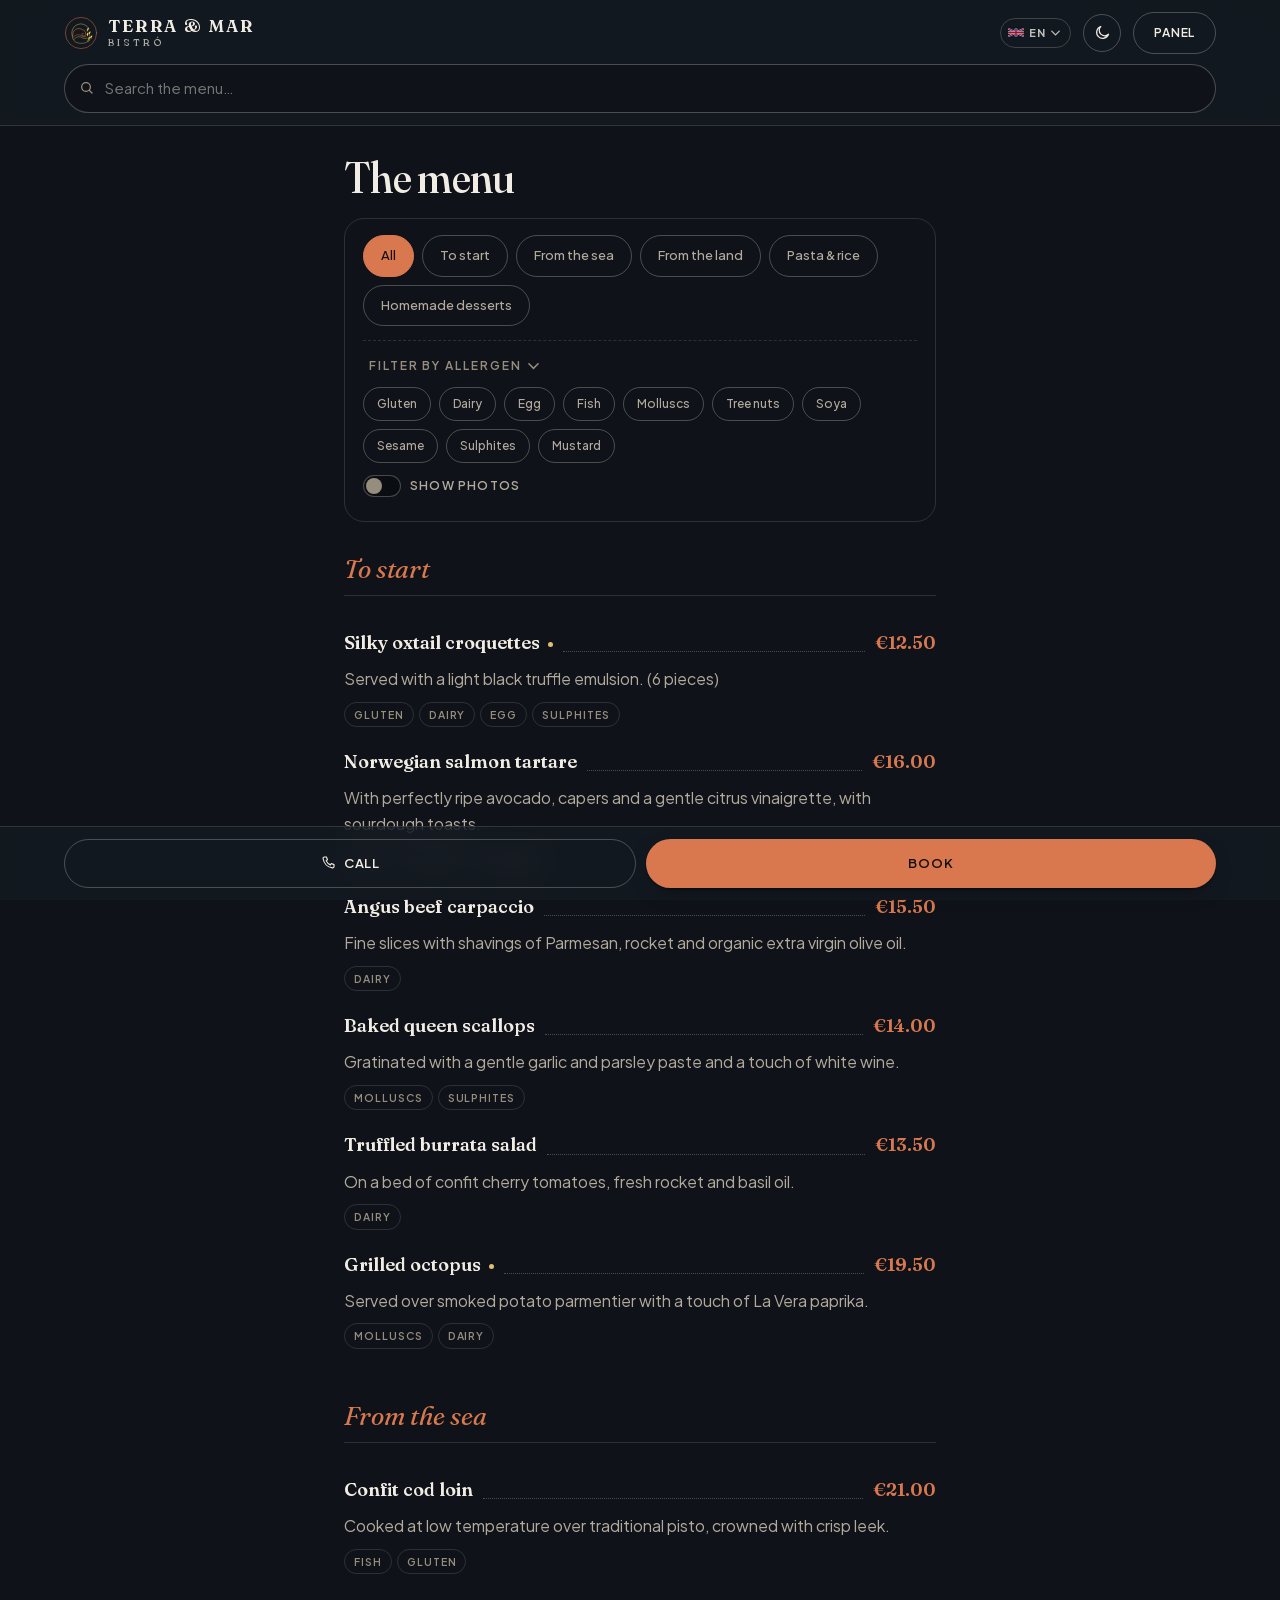
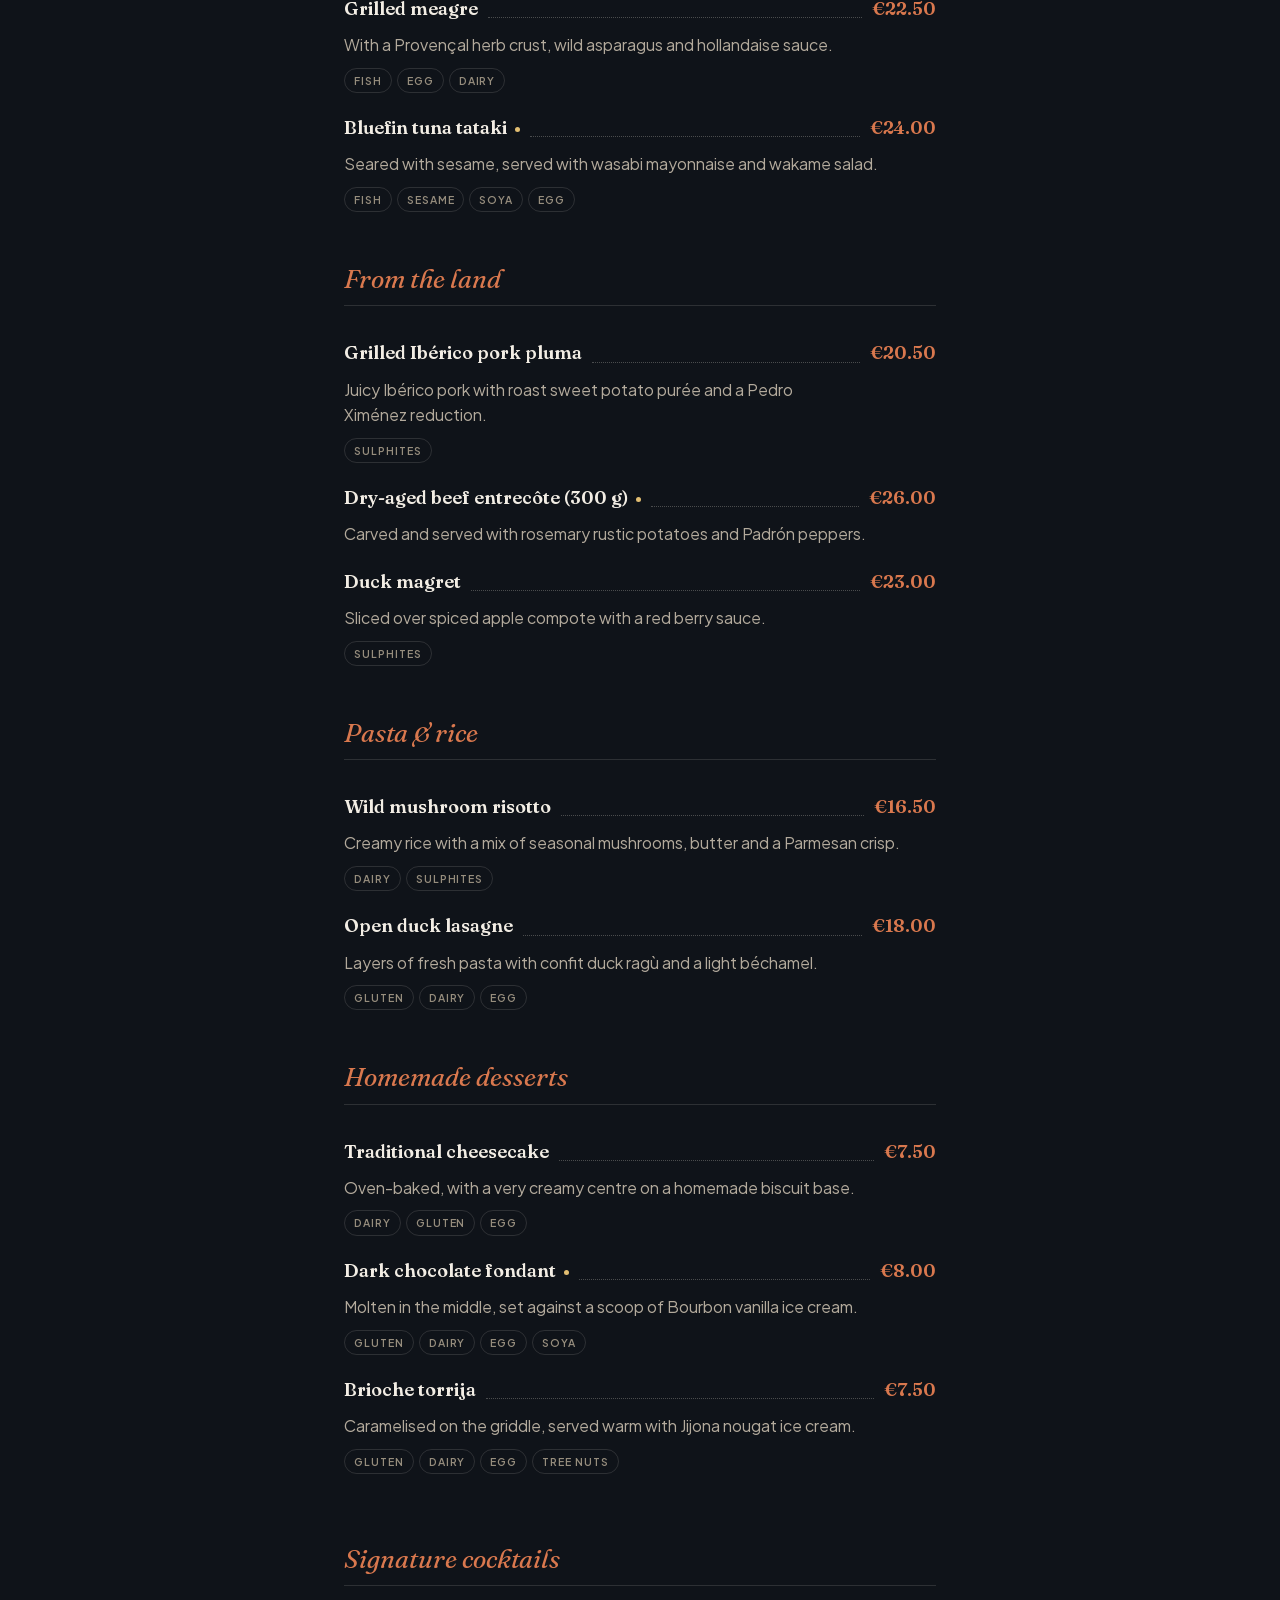
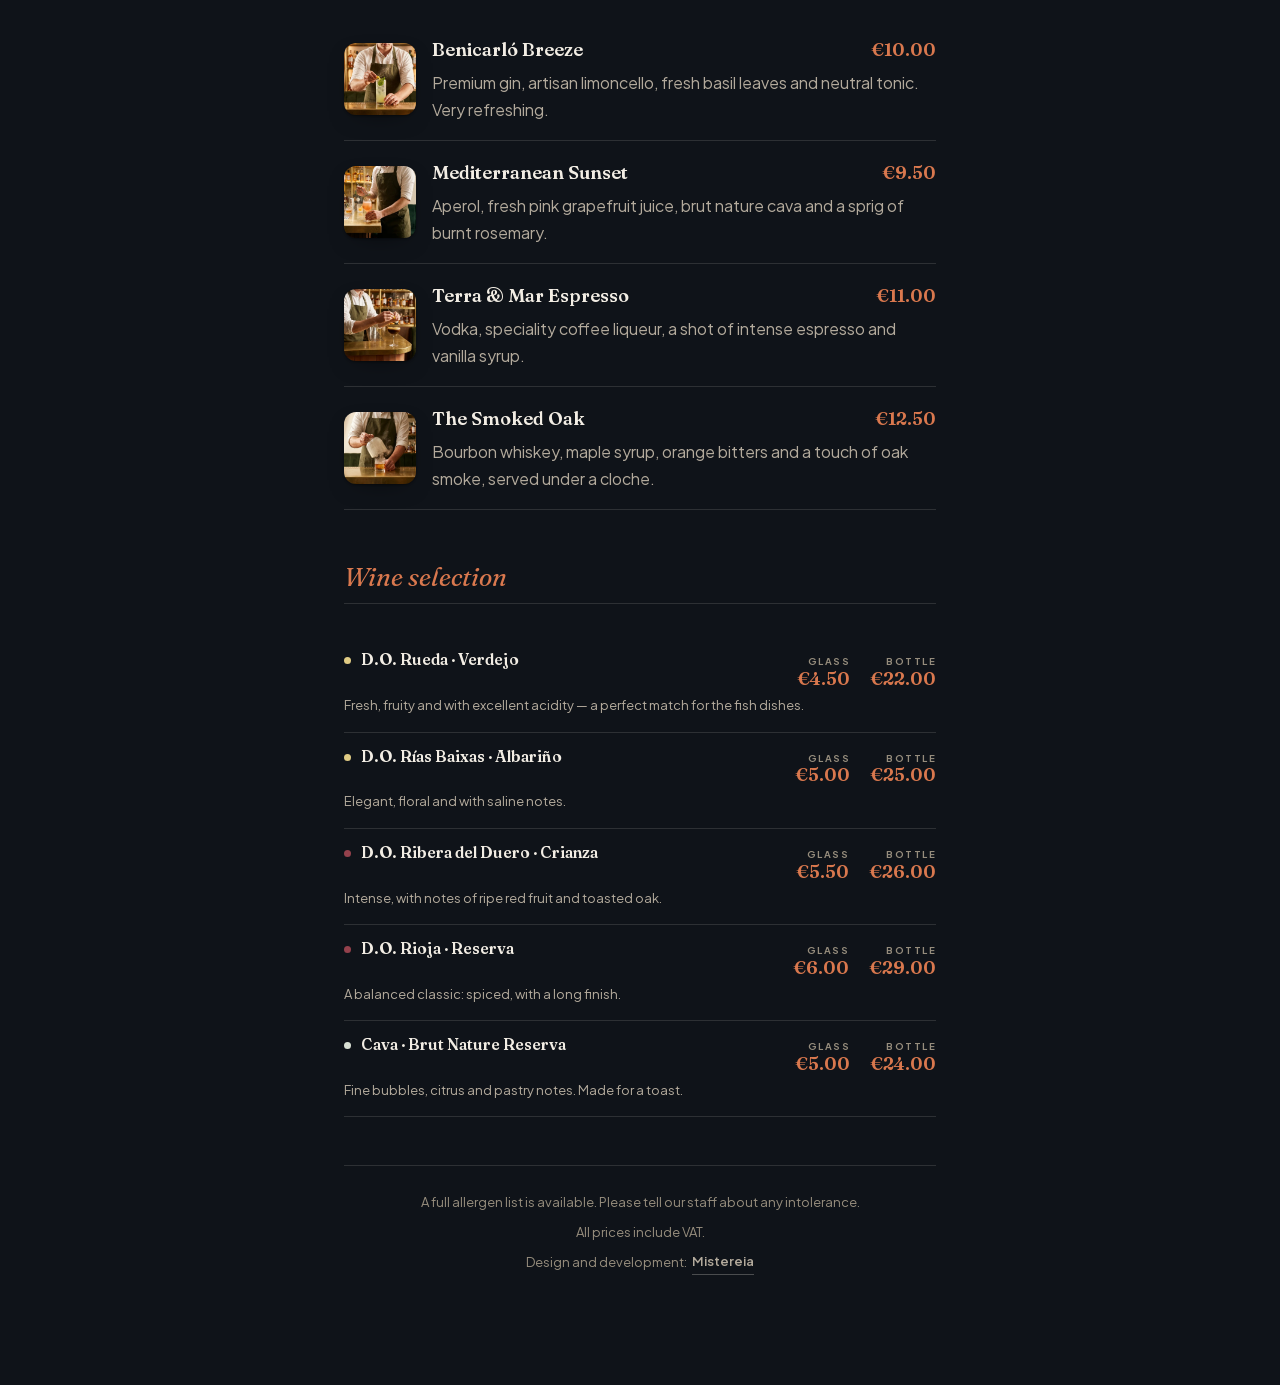
<file: carta.html>
<!DOCTYPE html>
<html lang="es" data-tema="dia">
<head>
<meta charset="utf-8">
<meta name="viewport" content="width=device-width, initial-scale=1, viewport-fit=cover">

<title>Mistereia · Restaurantes — Carta QR (ejemplo)</title>
<meta name="description" data-i18n="meta.desc.carta" content="Carta completa de Terra &amp; Mar Bistró: platos, bodega y coctelería, con filtro de alérgenos. Benicarló, Castellón.">
<meta name="theme-color" content="#FAF6EF">
<link rel="canonical" href="https://www.terraymarbistro.com/carta.html">
<link rel="alternate" hreflang="es" href="https://www.terraymarbistro.com/carta.html">
<link rel="alternate" hreflang="x-default" href="https://www.terraymarbistro.com/carta.html">
<link rel="icon" href="assets/logo.svg" type="image/svg+xml">

<script>
(function () {
  var t;
  try { t = localStorage.getItem('tm_tema'); } catch (e) {}
  if (t !== 'dia' && t !== 'noche') {
    var d = new Date(), m = d.getHours() * 60 + d.getMinutes();
    t = (m >= 19 * 60 + 30 || m < 6 * 60) ? 'noche' : 'dia';
  }
  document.documentElement.setAttribute('data-tema', t);
})();
</script>

<!-- Los nombres de los platos van en Fraunces: sin precargarla, las 26 líneas
     de la carta se recomponen al llegar la fuente y la página entera salta. -->
<link rel="preload" href="assets/fonts/fraunces-latin.woff2" as="font" type="font/woff2" crossorigin>
<link rel="preload" href="assets/fonts/plus-jakarta-sans-latin.woff2" as="font" type="font/woff2" crossorigin>
<link rel="stylesheet" href="css/base.css">
<link rel="stylesheet" href="css/componentes.css">
<link rel="stylesheet" href="css/secciones.css">
</head>

<body>

<a class="saltar" href="#carta-lista" data-i18n="nav.saltar">Saltar al contenido</a>

<header class="qr-cab">
  <div class="qr-cab__fila">
    <a class="qr-cab__marca" href="index.html">
      <img src="assets/logo.svg" alt="" width="34" height="34" aria-hidden="true">
      <span class="nav__nombre">Terra &amp; Mar<small>Bistró</small></span>
    </a>

    <div class="idiomas idiomas--desplegable" role="group" data-i18n-attr="aria-label:nav.idioma">
      <button type="button" class="idiomas__disparador" aria-haspopup="true" aria-expanded="false">
        <span class="idiomas__actual"></span>
        <svg class="idiomas__flecha" viewBox="0 0 12 8" aria-hidden="true"><path d="M1 1.5 6 6.5l5-5" fill="none" stroke="currentColor" stroke-width="1.7" stroke-linecap="round"/></svg>
      </button>
      <div class="idiomas__menu">
        <button type="button" data-idioma="es" aria-pressed="true"><svg class="idiomas__bandera" viewBox="0 0 3 2" aria-hidden="true"><rect width="3" height="2" fill="#AA151B"/><rect width="3" height="1" y=".5" fill="#F1BF00"/></svg>Español</button>
        <button type="button" data-idioma="en" aria-pressed="false"><svg class="idiomas__bandera" viewBox="0 0 60 30" aria-hidden="true"><rect width="60" height="30" fill="#012169"/><path d="M0 0 60 30M60 0 0 30" stroke="#fff" stroke-width="6"/><path d="M0 0 60 30M60 0 0 30" stroke="#C8102E" stroke-width="4"/><path d="M30 0V30M0 15H60" stroke="#fff" stroke-width="10"/><path d="M30 0V30M0 15H60" stroke="#C8102E" stroke-width="6"/></svg>English</button>
        <button type="button" data-idioma="fr" aria-pressed="false"><svg class="idiomas__bandera" viewBox="0 0 3 2" aria-hidden="true"><rect width="1" height="2" fill="#0055A4"/><rect width="1" height="2" x="1" fill="#fff"/><rect width="1" height="2" x="2" fill="#EF4135"/></svg>Français</button>
      </div>
    </div>

    <button type="button" class="nav__control" data-alternar-tema aria-pressed="false" aria-label="Cambiar a modo noche">
      <span class="icono-tema" aria-hidden="true">
        <svg class="icono-tema__sol" viewBox="0 0 24 24" fill="none" stroke="currentColor" stroke-width="1.7" stroke-linecap="round">
          <circle cx="12" cy="12" r="4.2"/>
          <path d="M12 2v2.4M12 19.6V22M2 12h2.4M19.6 12H22M4.9 4.9l1.7 1.7M17.4 17.4l1.7 1.7M19.1 4.9l-1.7 1.7M6.6 17.4l-1.7 1.7"/>
        </svg>
        <svg class="icono-tema__luna" viewBox="0 0 24 24" fill="none" stroke="currentColor" stroke-width="1.7" stroke-linecap="round" stroke-linejoin="round">
          <path d="M20.5 14.4A8.6 8.6 0 1 1 9.6 3.5a6.9 6.9 0 0 0 10.9 10.9Z"/>
        </svg>
      </span>
    </button>

    <a class="btn btn--fantasma btn--pequeno btn--auto" href="panel.html" target="_blank" rel="noopener" data-i18n="nav.panel">Panel</a>
  </div>

  <label class="solo-lector" for="carta-buscar" data-i18n="carta.buscar">Buscar en la carta</label>
  <input type="search" class="qr-buscar" id="carta-buscar"
         data-i18n-attr="placeholder:carta.buscar" placeholder="Buscar en la carta…">
</header>

<main class="qr-cuerpo">

  <h1 class="display t-h3" style="margin-bottom:18px" data-i18n="carta.etiqueta">La carta</h1>

  <div class="carta__filtros">
    <div class="chips chips--carril" id="carta-categorias" role="group" data-i18n-attr="aria-label:carta.etiqueta"></div>

    <div class="carta__alergenos-caja" id="carta-alergenos-caja">
      <button type="button" class="carta__alergenos-titulo" id="carta-alergenos-toggle"
              aria-expanded="false" aria-controls="carta-alergenos">
        <span data-i18n="carta.filtrar">Filtrar por alérgeno</span>
        <svg viewBox="0 0 12 8" aria-hidden="true" width="11" height="8">
          <path d="M1 1.5 6 6.5l5-5" fill="none" stroke="currentColor" stroke-width="1.7" stroke-linecap="round"/>
        </svg>
      </button>
      <div class="chips chips--carril" id="carta-alergenos" role="group" data-i18n-attr="aria-label:carta.filtrar.ayuda"></div>
      <button type="button" class="enlace" id="carta-limpiar" hidden data-i18n="carta.limpiar">Quitar filtros</button>
    </div>

    <label class="qr-conmutador" style="margin-top:12px">
      <input type="checkbox" id="carta-fotos">
      <span class="qr-conmutador__pista" aria-hidden="true"></span>
      <span data-i18n="carta.verfotos">Ver fotos</span>
    </label>
  </div>

  <div id="carta-lista" data-nivel="2" aria-live="polite"></div>
  <p class="carta__vacio" id="carta-vacio" hidden data-i18n="carta.sinresultados">
    Ningún plato cumple ese filtro.
  </p>

  <!-- Bodega y coctelería, misma fuente de datos -->
  <section class="carta__bloque" style="margin-top:clamp(40px,6vw,70px)">
    <h2 class="carta__categoria" data-i18n="bodega.cocteles">Cócteles de autor</h2>
    <div id="bodega-cocteles" data-nivel="3"></div>
  </section>

  <section class="carta__bloque">
    <h2 class="carta__categoria" data-i18n="bodega.vinos">Selección de vinos</h2>
    <div id="bodega-vinos" data-nivel="3"></div>
  </section>

  <div class="qr-pie">
    <span data-i18n="carta.nota">Disponemos de carta de alérgenos completa.</span>
    <span data-i18n="carta.iva">Todos los precios incluyen IVA.</span>
    <span class="pie__firma" style="justify-content:center">
      <span data-i18n="footer.creditos">Diseño y desarrollo:</span>
      <a href="https://mistereia.com" target="_blank" rel="noopener">Mistereia</a>
    </span>
  </div>

</main>

<div class="qr-barra">
  <a class="btn btn--fantasma" href="tel:+34964123456">
    <svg viewBox="0 0 24 24" width="16" height="16" fill="none" stroke="currentColor" stroke-width="1.7" stroke-linecap="round" stroke-linejoin="round" aria-hidden="true">
      <path d="M6.6 3h3l1.6 4-2 1.4a12 12 0 0 0 6.4 6.4l1.4-2 4 1.6v3a2 2 0 0 1-2.2 2A17 17 0 0 1 4.6 5.2 2 2 0 0 1 6.6 3Z"/>
    </svg>
    <span data-i18n="carta.llamar">Llamar</span>
  </a>
  <a class="btn btn--solido" href="index.html#reservas" data-i18n="nav.reservar">Reservar</a>
</div>

<script src="js/datos/negocio.js"></script>
<script src="js/datos/i18n.js"></script>
<script src="js/datos/carta.js"></script>
<script src="js/almacen-carta.js"></script>
<script src="js/idioma.js"></script>
<script src="js/tema.js"></script>
<script src="js/carta-ui.js"></script>
</body>
</html>
</file>
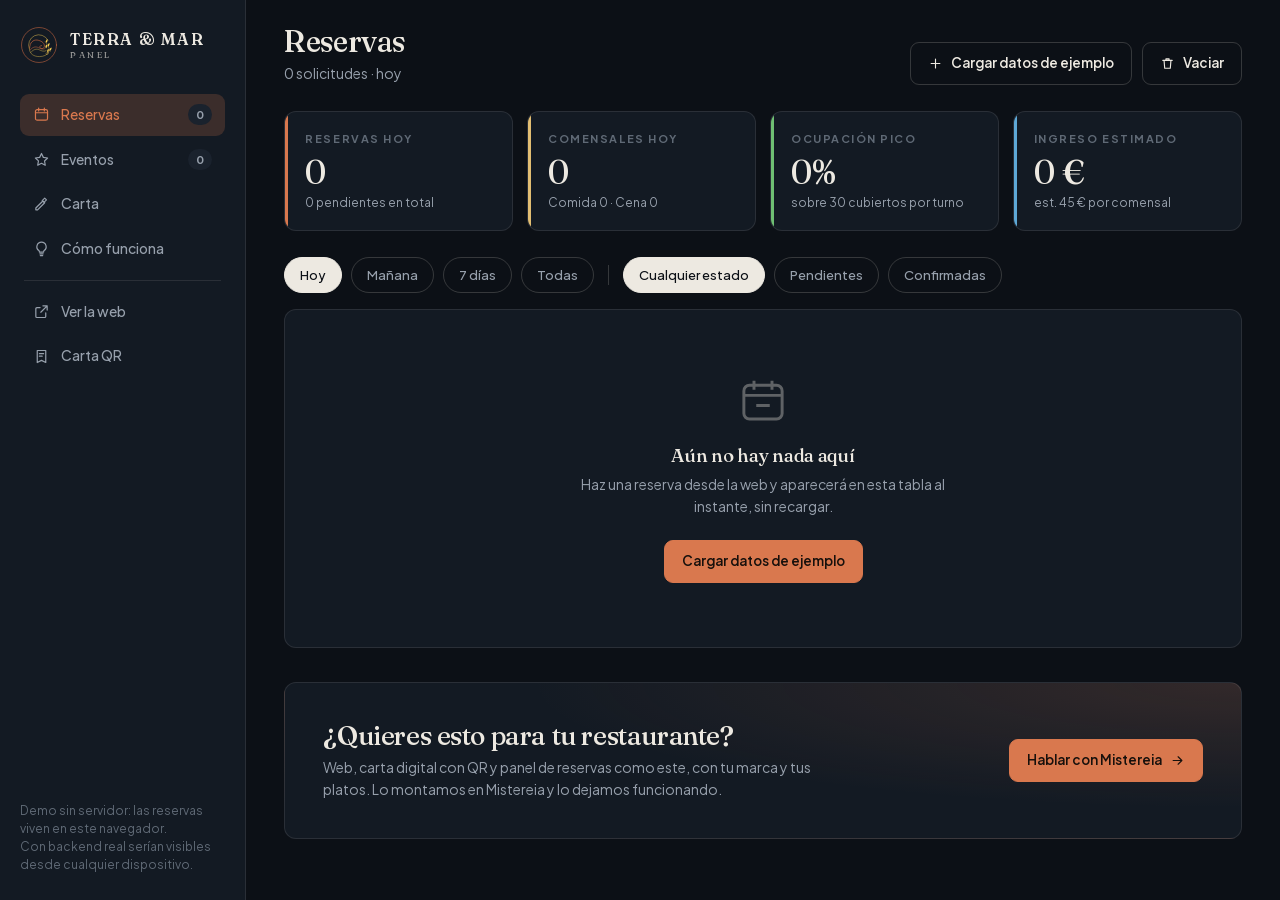
<file: panel.html>
<!DOCTYPE html>
<html lang="es">

<head>
  <meta charset="utf-8">
  <meta name="viewport" content="width=device-width, initial-scale=1">
  <title>Mistereia · Restaurantes — Panel de gestión (ejemplo)</title>
  <meta name="description" content="Panel interno de gestión de reservas de Terra &amp; Mar Bistró.">
  <meta name="robots" content="noindex, nofollow">
  <meta name="theme-color" content="#0C1016">
  <link rel="icon" href="assets/logo.svg" type="image/svg+xml">
  <link rel="stylesheet" href="css/base.css">
  <link rel="stylesheet" href="css/panel.css">
</head>

<body>

  <div class="app">

    <!-- ==================================================================== -->
    <aside class="lateral">

      <a class="lateral__marca" href="index.html">
        <img src="assets/logo.svg" alt="" width="38" height="38">
        <span class="lateral__nombre">Terra &amp; Mar<small>Panel</small></span>
      </a>

      <nav class="lateral__nav" aria-label="Secciones del panel">
        <button type="button" class="lateral__enlace esta-activo" data-vista="reservas" aria-current="page">
          <svg viewBox="0 0 24 24">
            <rect x="3.5" y="5" width="17" height="15" rx="2.5" />
            <path d="M3.5 9.5h17M8 3v4M16 3v4" />
          </svg>
          Reservas
          <span class="lateral__contador" id="cont-reservas">0</span>
        </button>
        <button type="button" class="lateral__enlace" data-vista="eventos">
          <svg viewBox="0 0 24 24">
            <path d="M12 3.5 14.6 9l6 .9-4.3 4.2 1 6-5.3-2.8L6.7 20l1-6L3.4 9.9l6-.9Z" />
          </svg>
          Eventos
          <span class="lateral__contador" id="cont-eventos">0</span>
        </button>
        <button type="button" class="lateral__enlace" data-vista="carta">
          <svg viewBox="0 0 24 24">
            <path d="M4 19.5V17l10-10 2.5 2.5-10 10H4Z" />
            <path d="M13 6.5 16.5 3 19 5.5 15.5 9" />
          </svg>
          Carta
        </button>
        <button type="button" class="lateral__enlace" data-vista="guia">
          <svg viewBox="0 0 24 24">
            <path d="M12 3a6.5 6.5 0 0 0-3.8 11.8c.5.4.8 1 .8 1.7v.5h6v-.5c0-.7.3-1.3.8-1.7A6.5 6.5 0 0 0 12 3Z" />
            <path d="M9.7 19.5h4.6M10.3 22h3.4" />
          </svg>
          Cómo funciona
        </button>
        <span class="lateral__separador" aria-hidden="true"></span>
        <a class="lateral__enlace" href="index.html" target="_blank" rel="noopener">
          <svg viewBox="0 0 24 24">
            <path
              d="M14 4h6v6M20 4l-9 9M18 14v5a1.5 1.5 0 0 1-1.5 1.5h-11A1.5 1.5 0 0 1 4 19V8a1.5 1.5 0 0 1 1.5-1.5H10" />
          </svg>
          Ver la web
        </a>
        <a class="lateral__enlace" href="carta.html" target="_blank" rel="noopener">
          <svg viewBox="0 0 24 24">
            <path d="M6 3.5h12v17l-6-3-6 3z" />
            <path d="M9 8h6M9 11.5h4" />
          </svg>
          Carta QR
        </a>
      </nav>

      <p class="lateral__pie">
        Demo sin servidor: las reservas viven en este navegador.<br>
        Con backend real serían visibles desde cualquier dispositivo.
      </p>

    </aside>

    <!-- ==================================================================== -->
    <main class="principal">

      <div class="cabecera">
        <div>
          <h1 class="display" id="titulo-vista">Reservas</h1>
          <p id="subtitulo-vista">Cargando…</p>
        </div>
        <div class="acciones">
          <button type="button" class="bton" id="btn-ejemplo">
            <svg viewBox="0 0 24 24">
              <path d="M12 5v14M5 12h14" />
            </svg>
            Cargar datos de ejemplo
          </button>
          <button type="button" class="bton bton--peligro" id="btn-vaciar">
            <svg viewBox="0 0 24 24">
              <path d="M4.5 7h15M9.5 7V4.5h5V7M6.5 7l1 12.5h9L17.5 7" />
            </svg>
            Vaciar
          </button>
        </div>
      </div>

      <div id="vista-datos">

        <div class="kpis" id="kpis"></div>

        <div class="filtros" id="filtros" role="group" aria-label="Filtrar reservas">
          <button type="button" class="filtro" data-cuando="hoy" aria-pressed="true">Hoy</button>
          <button type="button" class="filtro" data-cuando="manana" aria-pressed="false">Mañana</button>
          <button type="button" class="filtro" data-cuando="semana" aria-pressed="false">7 días</button>
          <button type="button" class="filtro" data-cuando="todas" aria-pressed="false">Todas</button>
          <span class="filtros__sep" aria-hidden="true"></span>
          <button type="button" class="filtro" data-estado="" aria-pressed="true">Cualquier estado</button>
          <button type="button" class="filtro" data-estado="pendiente" aria-pressed="false">Pendientes</button>
          <button type="button" class="filtro" data-estado="confirmada" aria-pressed="false">Confirmadas</button>
        </div>

        <div class="tabla-caja">
          <div class="tabla-desliza">
            <table id="tabla">
              <caption class="solo-lector">Listado de reservas recibidas</caption>
              <thead>
                <tr>
                  <th scope="col">Cuándo</th>
                  <th scope="col">Cliente</th>
                  <th scope="col">Contacto</th>
                  <th scope="col">Pax</th>
                  <th scope="col">Notas</th>
                  <th scope="col">Estado</th>
                  <th scope="col"><span class="solo-lector">Acciones</span></th>
                </tr>
              </thead>
              <tbody id="cuerpo"></tbody>
            </table>
          </div>
          <div class="vacio" id="vacio" hidden>
            <svg class="vacio__icono" viewBox="0 0 24 24" fill="none" stroke="currentColor" stroke-width="1.3">
              <rect x="3.5" y="5" width="17" height="15" rx="2.5" />
              <path d="M3.5 9.5h17M8 3v4M16 3v4M9 14h6" />
            </svg>
            <h2 class="display">Aún no hay nada aquí</h2>
            <p id="vacio-texto">Haz una reserva desde la web y aparecerá en esta tabla al instante, sin recargar.</p>
            <button type="button" class="bton bton--principal" id="btn-ejemplo-2">Cargar datos de ejemplo</button>
          </div>
        </div>

      </div>

      <!-- ================================================================== -->
      <!-- CARTA: añadir, editar y borrar platos, con efecto al instante      -->
      <!-- ================================================================== -->
      <section id="vista-carta" class="gestor-carta" hidden>

        <p class="gestor-carta__intro">
          Esto es lo que verías si gestionases tu carta tú mismo, sin llamar a nadie ni tocar una línea
          de código. Añade un plato, cambia un precio o retira uno — y compruébalo en
          <a href="index.html" target="_blank" rel="noopener">la web</a> o en
          <a href="carta.html" target="_blank" rel="noopener">la carta QR</a>: el cambio ya está ahí.
        </p>

        <div class="gestor-carta__acciones">
          <button type="button" class="bton" id="btn-restaurar-carta">
            <svg viewBox="0 0 24 24"><path d="M4.5 12a7.5 7.5 0 1 1 2.4 5.5M4.5 12V6.5M4.5 12h5.5" /></svg>
            Restaurar carta original
          </button>
          <button type="button" class="bton bton--principal" id="btn-anadir-plato">
            <svg viewBox="0 0 24 24"><path d="M12 5v14M5 12h14" /></svg>
            Añadir plato
          </button>
        </div>

        <div id="lista-carta-panel" class="gestor-carta__lista"></div>

      </section>

      <!-- ================================================================== -->
      <!-- GUÍA: qué es esta demo, qué se puede probar y cómo se adapta       -->
      <!-- ================================================================== -->
      <section id="vista-guia" class="guia" hidden>

        <p class="guia__intro">
          Esta demo son <strong>tres piezas conectadas</strong>, pensadas para que veas —con tu propio
          negocio en la cabeza— qué recibirías de verdad si trabajas con Mistereia. Nada de lo que
          pruebas aquí es una maqueta aparte: es lo que te llevarías, con tus platos, tu
          marca y tus datos.
        </p>

        <div class="guia__piezas">
          <article class="guia__pieza">
            <svg viewBox="0 0 24 24">
              <path
                d="M14 4h6v6M20 4l-9 9M18 14v5a1.5 1.5 0 0 1-1.5 1.5h-11A1.5 1.5 0 0 1 4 19V8a1.5 1.5 0 0 1 1.5-1.5H10" />
            </svg>
            <h3>La web</h3>
            <p>Lo primero que ve alguien buscando dónde comer: presentación, carta completa, ubicación y el botón de
              reservar.</p>
            <a class="guia__enlace" href="index.html" target="_blank" rel="noopener">Verla ahora →</a>
          </article>
          <article class="guia__pieza">
            <svg viewBox="0 0 24 24">
              <path d="M6 3.5h12v17l-6-3-6 3z" />
              <path d="M9 8h6M9 11.5h4" />
            </svg>
            <h3>La carta QR</h3>
            <p>Lo que ve el cliente ya sentado en la mesa al escanear el código: la misma carta, ligera y sin
              distracciones.</p>
            <a class="guia__enlace" href="carta.html" target="_blank" rel="noopener">Verla ahora →</a>
          </article>
          <article class="guia__pieza">
            <svg viewBox="0 0 24 24">
              <rect x="3.5" y="5" width="17" height="15" rx="2.5" />
              <path d="M3.5 9.5h17M8 3v4M16 3v4" />
            </svg>
            <h3>Este panel</h3>
            <p>Lo que usa el restaurante cada día: reservas, ocupación estimada e ingreso estimado, en tiempo real.</p>
          </article>
        </div>

        <p class="guia__nota">
          Las tres comparten los mismos datos: cambia un precio o un plato una vez y se actualiza a la
          vez en la web, en la carta QR y en el ticket medio de este panel.
        </p>

        <div class="guia__bloque">
          <h2 class="display">Lo que esto significa para tu día a día</h2>
          <p>Nada de jerga técnica: esto es lo que cambiaría de verdad si esto fuera tuyo.</p>
          <ul class="guia__check">
            <li>Subes un precio el mismo día que sube el pescado en la lonja — no la semana que tu diseñador tenga un
              hueco libre.</li>
            <li>Un plato nuevo se publica en un minuto, con foto o sin ella, y aparece en la web y en la mesa a la
              vez.</li>
            <li>Dejas de depender de nadie para el día a día: la web la construye Mistereia, pero el contenido —
              carta, precios, fotos— lo llevas tú, cuando quieras.</li>
            <li>Ves las reservas según van entrando, sin la típica libreta de la barra ni llamadas cruzadas para
              confirmar una mesa.</li>
            <li>Sabes cuánta gente vas a tener y cuánto vas a facturar hoy, no lo intuyes.</li>
          </ul>
        </div>

        <div class="guia__bloque">
          <h2 class="display">Qué puedes probar ahora mismo</h2>
          <ul class="guia__lista">
            <li><strong>Cambiar la carta tú mismo.</strong> Ve a la pestaña «Carta», en el menú de la izquierda: añade
              un plato, cambia un precio o retira uno. Se ve al instante en la web y en la carta QR — sin llamar a
              nadie, sin tocar una línea de código.</li>
            <li><strong>Modo día / noche.</strong> El sol/luna de la web cambia colores, la foto del hero y hasta qué
              sección se enciende: bistró de día, coctelería de noche.</li>
            <li><strong>Reserva en vivo.</strong> Rellena el formulario de la web (o pulsa «Cargar datos de ejemplo» en
              Reservas) y mira cómo entra en esta tabla al instante, sin recargar — funciona igual con el panel abierto
              en otra pestaña o en otro dispositivo.</li>
            <li><strong>Carta con foto flotante.</strong> En escritorio, pasa el ratón sobre un plato; en el móvil,
              tócalo.</li>
            <li><strong>3 idiomas.</strong> Español, inglés y francés con un clic, sin recargar la página.</li>
            <li><strong>Alérgenos y buscador</strong> en la carta QR, para resolver la pregunta antes de que la hagan.
            </li>
            <li><strong>KPIs reales.</strong> Ocupación e ingreso estimado calculados sobre un aforo y un ticket medio
              de verdad, no cifras de relleno.</li>
          </ul>
        </div>

        <div class="guia__bloque">
          <h2 class="display">Cómo se adaptaría a tu negocio</h2>
          <p>Nada de lo que ves es fijo. Esto es lo que se personaliza para cada cliente:</p>
          <ul class="guia__check">
            <li>Tu marca: colores, tipografía, logo, y el concepto del modo día/noche (o el que tenga sentido para tu
              negocio: temporada, mediodía/noche, entre semana/fin de semana…).</li>
            <li>Tu carta real: platos, precios, alérgenos y fotos — la tuya, no una genérica.</li>
            <li>Tus idiomas: los que necesites, no solo tres.</li>
            <li>Tus secciones: eventos y privados, tarjeta regalo, chef y equipo, galería… se añaden o se quitan según
              lo que tenga tu negocio.</li>
            <li>Reservas de verdad: de vivir en este navegador a conectarse a un backend real, visibles desde cualquier
              dispositivo, con WhatsApp Business o tu sistema de reservas actual.</li>
            <li>Tu equipo: varios usuarios con permisos por rol, y el panel accesible desde el móvil en cocina o en
              barra.</li>
            <li>Tu dominio: publicado donde tú decidas, no en un subdominio ajeno.</li>
          </ul>
        </div>

      </section>

      <!-- Cierre comercial: esto es una demo de Mistereia -->
      <section class="cierre">
        <div>
          <h2 class="display">¿Quieres esto para tu restaurante?</h2>
          <p>
            Web, carta digital con QR y panel de reservas como este, con tu marca y tus platos.
            Lo montamos en Mistereia y lo dejamos funcionando.
          </p>
        </div>
        <a class="bton bton--principal" href="https://mistereia.com" target="_blank" rel="noopener">
          Hablar con Mistereia
          <svg viewBox="0 0 24 24">
            <path d="M5 12h14M13 6l6 6-6 6" />
          </svg>
        </a>
      </section>

    </main>
  </div>

  <div class="avisos" id="avisos" role="status" aria-live="polite"></div>

  <!-- ==================================================================== -->
  <!-- MODAL: añadir / editar plato                                        -->
  <!-- ==================================================================== -->
  <div class="modal" id="modal-plato" hidden>
    <div class="modal__velo" id="modal-velo"></div>
    <div class="modal__caja" role="dialog" aria-modal="true" aria-labelledby="modal-plato-titulo">
      <button type="button" class="modal__cerrar" id="modal-cerrar" aria-label="Cerrar">
        <svg viewBox="0 0 24 24"><path d="M5 5l14 14M19 5 5 19" /></svg>
      </button>
      <h2 class="display" id="modal-plato-titulo">Añadir plato</h2>

      <form id="form-plato">
        <label class="campo">
          <span>Nombre del plato</span>
          <input type="text" id="fp-nombre" required maxlength="80" placeholder="Ej. Arroz meloso de bogavante">
        </label>

        <div class="campo campo-foto">
          <span>Foto del plato</span>
          <div class="campo-foto__fila">
            <div class="campo-foto__vista" id="fp-foto-vista" hidden>
              <img id="fp-foto-img" alt="">
              <button type="button" class="campo-foto__quitar" id="fp-foto-quitar" aria-label="Quitar foto">
                <svg viewBox="0 0 24 24"><path d="M5 5l14 14M19 5 5 19" /></svg>
              </button>
            </div>
            <label class="campo-foto__subir" id="fp-foto-etiqueta">
              <svg viewBox="0 0 24 24">
                <path d="M4 17.5V19a2 2 0 0 0 2 2h12a2 2 0 0 0 2-2v-1.5" />
                <path d="M12 15V4M12 4 7.5 8.5M12 4l4.5 4.5" />
              </svg>
              <span>Subir foto</span>
              <input type="file" accept="image/*" id="fp-foto-input" class="solo-lector">
            </label>
          </div>
          <p class="campo-foto__nota">Se recorta a 4:3 y se ajusta de tamaño sola. Si no subes ninguna, el plato
            enseña un marcador con su inicial hasta que la subas.</p>
        </div>

        <div class="campo-fila">
          <label class="campo">
            <span>Categoría</span>
            <select id="fp-categoria"></select>
          </label>
          <label class="campo campo--precio">
            <span>Precio (€)</span>
            <input type="number" id="fp-precio" required min="0" step="0.10" placeholder="18.50">
          </label>
        </div>

        <label class="campo">
          <span>Descripción</span>
          <textarea id="fp-desc" rows="3" maxlength="220"
            placeholder="Cómo se sirve, con qué, algún detalle que lo venda"></textarea>
        </label>

        <fieldset class="campo-alergenos">
          <legend>Alérgenos que lleva</legend>
          <div class="chips-check" id="fp-alergenos"></div>
        </fieldset>

        <p class="modal__nota">
          Se guarda en este navegador. El inglés y el francés de la web muestran este mismo texto en
          español hasta que alguien lo traduzca — así puedes publicar un plato nuevo en el momento, sin
          esperar a nadie.
        </p>

        <div class="modal__pie">
          <button type="button" class="bton bton--peligro" id="fp-borrar" hidden>Borrar plato</button>
          <span class="modal__espacio"></span>
          <button type="button" class="bton" id="fp-cancelar">Cancelar</button>
          <button type="submit" class="bton bton--principal">Guardar</button>
        </div>
      </form>
    </div>
  </div>

  <script src="js/datos/negocio.js"></script>
  <script src="js/datos/carta.js"></script>
  <script src="js/almacen.js"></script>
  <script src="js/almacen-carta.js"></script>
  <script src="js/panel.js"></script>
  <script src="js/panel-carta.js"></script>
</body>

</html>
</file>
<file: css/base.css>
/* ==========================================================================
   TERRA & MAR BISTRÓ — base.css
   Sistema de diseño: tokens, tipografía, reset y utilidades.
   Motor de movimiento Mistereia · paleta e identidad Terra & Mar.
   ========================================================================== */

/* --------------------------------------------------------------------------
   1. Fuentes (self-hosted, sin CDN — funciona offline y con file://)
   -------------------------------------------------------------------------- */
/* Fraunces va subseteada a los caracteres que usa la web y con los ejes SOFT
   y WONK ya fijados en el valor del diseño: por eso aquí solo se controla
   'opsz' (tamaño óptico) y el peso. Regenerar con:
       python herramientas/subsetear-fuentes.py                              */
@font-face {
  font-family: 'Fraunces';
  src: url('../assets/fonts/fraunces-latin.woff2') format('woff2');
  font-weight: 300 600;
  font-style: normal;
  font-display: swap;
  unicode-range: U+0000-00FF, U+0131, U+0152-0153, U+02BB-02BC, U+02C6, U+02DA,
    U+02DC, U+0304, U+0308, U+0329, U+2000-206F, U+20AC, U+2122, U+2191, U+2193,
    U+2212, U+2215, U+FEFF, U+FFFD;
}
@font-face {
  font-family: 'Fraunces';
  src: url('../assets/fonts/fraunces-latin-ext.woff2') format('woff2');
  font-weight: 300 600;
  font-style: normal;
  font-display: swap;
  unicode-range: U+0100-02BA, U+02BD-02C5, U+02C7-02CC, U+02CE-02D7, U+02DD-02FF,
    U+0304, U+0308, U+0329, U+1D00-1DBF, U+1E00-1E9F, U+1EF2-1EFF, U+2020,
    U+20A0-20AB, U+20AD-20C0, U+2113, U+2C60-2C7F, U+A720-A7FF;
}
/* Cursiva real de Fraunces (no la oblicua que sintetizaría el navegador).
   Se usa a un solo peso, así que el eje wght va fijado en 400. */
@font-face {
  font-family: 'Fraunces';
  src: url('../assets/fonts/fraunces-latin-italica.woff2') format('woff2');
  font-weight: 300 600;
  font-style: italic;
  font-display: swap;
  unicode-range: U+0000-00FF, U+0131, U+0152-0153, U+02BB-02BC, U+02C6, U+02DA,
    U+02DC, U+0304, U+0308, U+0329, U+2000-206F, U+20AC, U+2122, U+2191, U+2193,
    U+2212, U+2215, U+FEFF, U+FFFD;
}
@font-face {
  font-family: 'Fraunces';
  src: url('../assets/fonts/fraunces-latin-ext-italica.woff2') format('woff2');
  font-weight: 300 600;
  font-style: italic;
  font-display: swap;
  unicode-range: U+0100-02BA, U+02BD-02C5, U+02C7-02CC, U+02CE-02D7, U+02DD-02FF,
    U+0304, U+0308, U+0329, U+1D00-1DBF, U+1E00-1E9F, U+1EF2-1EFF, U+2020,
    U+20A0-20AB, U+20AD-20C0, U+2113, U+2C60-2C7F, U+A720-A7FF;
}
@font-face {
  font-family: 'Jakarta';
  src: url('../assets/fonts/plus-jakarta-sans-latin.woff2') format('woff2');
  font-weight: 300 800;
  font-style: normal;
  font-display: swap;
  unicode-range: U+0000-00FF, U+0131, U+0152-0153, U+02BB-02BC, U+02C6, U+02DA,
    U+02DC, U+0304, U+0308, U+0329, U+2000-206F, U+20AC, U+2122, U+2191, U+2193,
    U+2212, U+2215, U+FEFF, U+FFFD;
}
@font-face {
  font-family: 'Jakarta';
  src: url('../assets/fonts/plus-jakarta-sans-latin-ext.woff2') format('woff2');
  font-weight: 300 800;
  font-style: normal;
  font-display: swap;
  unicode-range: U+0100-02BA, U+02BD-02C5, U+02C7-02CC, U+02CE-02D7, U+02DD-02FF,
    U+0304, U+0308, U+0329, U+1D00-1DBF, U+1E00-1E9F, U+1EF2-1EFF, U+2020,
    U+20A0-20AB, U+20AD-20C0, U+2113, U+2C60-2C7F, U+A720-A7FF;
}

/* Fuentes de reserva con las métricas ajustadas a las reales.
   Sin esto, cuando Fraunces sustituye a la fuente del sistema el titular del
   hero cambia de alto y empuja el bloque entero: era el único salto de layout
   que quedaba (CLS 0,087). Los valores salen de medir el avance y las
   métricas verticales de cada fuente, no a ojo. */
@font-face {
  font-family: 'Fraunces reserva';
  src: local('Georgia'), local('Times New Roman'), local('Liberation Serif');
  size-adjust: 89%;
  ascent-override: 109.9%;
  descent-override: 28.7%;
  line-gap-override: 0%;
}
@font-face {
  font-family: 'Jakarta reserva';
  src: local('Segoe UI'), local('Helvetica Neue'), local('Arial'), local('Liberation Sans');
  size-adjust: 104.5%;
  ascent-override: 99.3%;
  descent-override: 21.2%;
  line-gap-override: 0%;
}

/* --------------------------------------------------------------------------
   2. Tokens — MODO DÍA (Bistró)
   -------------------------------------------------------------------------- */
:root {
  /* Color */
  --c-fondo:        #FAF6EF;   /* crema cálido */
  --c-fondo-alt:    #F3EDE2;   /* superficie */
  --c-fondo-hondo:  #EDE4D6;   /* zonas hundidas */
  --c-tinta:        #2A241E;   /* marrón casi negro */
  --c-tinta-suave:  #6B6055;
  --c-tinta-tenue:  #6F6253;   /* 4.7:1 mínimo sobre las tres superficies */
  --c-acento:       #B5613C;   /* terracota del logo: rellenos y texto grande */
  /* Variante para texto pequeño y fondos de botón: el terracota de marca se
     queda en 4.2:1 sobre crema y no llega al AA (4.5:1). Esta sí. */
  --c-acento-fuerte: #9E4C28;
  --c-acento-hover: #9C4F2E;
  --c-oliva:        #3E4B3A;   /* verde de las banquetas */
  --c-laton:        #C9A24A;   /* dorado del logo */
  --c-linea:        rgba(42, 36, 30, .14);
  --c-linea-fuerte: rgba(42, 36, 30, .28);

  /* Superficies glass (glass box de Mistereia) */
  --glass-fondo:  rgba(255, 253, 249, .72);
  --glass-borde:  rgba(42, 36, 30, .10);
  --glass-blur:   blur(16px) saturate(1.25);
  --sombra-suave: 0 1px 2px rgba(42,36,30,.05), 0 8px 24px -12px rgba(42,36,30,.16);
  --sombra-alta:  0 2px 6px rgba(42,36,30,.06), 0 28px 60px -24px rgba(42,36,30,.28);

  /* El mar del hero */
  --mar-1: #C9A24A;
  --mar-2: #B5613C;
  --mar-3: #3E4B3A;
  --mar-fondo: #FAF6EF;
  --mar-alfa: 1;   /* multiplicador global de opacidad del agua */

  /* Tipografía */
  --f-display: 'Fraunces', 'Fraunces reserva', Georgia, 'Times New Roman', serif;
  --f-cuerpo:  'Jakarta', 'Jakarta reserva', ui-sans-serif, -apple-system, 'Segoe UI', Roboto, sans-serif;

  --t-xs:   .75rem;
  --t-sm:   .8125rem;
  --t-base: 1rem;
  --t-md:   clamp(1.02rem, .97rem + .22vw, 1.18rem);
  --t-lg:   clamp(1.25rem, 1.08rem + .72vw, 1.65rem);
  --t-xl:   clamp(1.75rem, 1.35rem + 1.7vw, 2.7rem);
  --t-2xl:  clamp(2.3rem, 1.5rem + 3.3vw, 4.2rem);
  --t-3xl:  clamp(2.9rem, 1.5rem + 5.9vw, 6.6rem);

  /* Ritmo y forma */
  --ancho:      1240px;
  --ancho-texto: 62ch;
  --r-sm: 6px;
  --r-md: 12px;
  --r-lg: 20px;
  --r-full: 999px;
  --pad-lateral: clamp(20px, 5vw, 64px);
  --pad-seccion: clamp(76px, 9vw, 150px);

  /* Movimiento — ADN Mistereia: lento, con easing pronunciado */
  --ease:      cubic-bezier(.22, 1, .36, 1);
  --ease-suave: cubic-bezier(.4, 0, .2, 1);
  --dur-rapida: .28s;
  --dur-media:  .6s;
  --dur-lenta:  .9s;

  --nav-alto: 76px;
  color-scheme: light;
}

/* --------------------------------------------------------------------------
   3. Tokens — MODO NOCHE (Bodega & Coctelería)
   -------------------------------------------------------------------------- */
[data-tema='noche'] {
  --c-fondo:        #0F1319;   /* azul noche, nunca negro puro */
  --c-fondo-alt:    #161C24;
  --c-fondo-hondo:  #0A0E13;
  --c-tinta:        #F2EDE4;
  --c-tinta-suave:  #B3AA9C;
  --c-tinta-tenue:  #968D7D;   /* 5.2:1 mínimo sobre las tres superficies */
  --c-acento:       #D9784E;   /* terracota brasa */
  --c-acento-fuerte: #D9784E;  /* de noche el propio acento ya pasa AA */
  --c-acento-hover: #E88B60;
  --c-oliva:        #6E8768;
  --c-laton:        #E2BE72;   /* el latón manda de noche */
  --c-linea:        rgba(242, 237, 228, .13);
  --c-linea-fuerte: rgba(242, 237, 228, .26);

  --glass-fondo:  rgba(22, 28, 36, .66);
  --glass-borde:  rgba(242, 237, 228, .10);
  --sombra-suave: 0 1px 2px rgba(0,0,0,.4), 0 8px 24px -12px rgba(0,0,0,.6);
  --sombra-alta:  0 2px 6px rgba(0,0,0,.45), 0 28px 60px -24px rgba(0,0,0,.75);

  --mar-1: #E2BE72;
  --mar-2: #D9784E;
  --mar-3: #2C4A63;
  --mar-fondo: #0F1319;
  --mar-alfa: .95;

  color-scheme: dark;
}

/* --------------------------------------------------------------------------
   4. Reset
   -------------------------------------------------------------------------- */
*, *::before, *::after { box-sizing: border-box; }
* { margin: 0; }

html {
  -webkit-text-size-adjust: 100%;
  scroll-behavior: smooth;
  scroll-padding-top: calc(var(--nav-alto) + 16px);
}

body {
  font-family: var(--f-cuerpo);
  font-size: var(--t-md);
  font-weight: 400;
  line-height: 1.65;
  color: var(--c-tinta);
  background: var(--c-fondo);
  -webkit-font-smoothing: antialiased;
  text-rendering: optimizeLegibility;
  overflow-x: hidden;
}

img, picture, svg, video, canvas { display: block; max-width: 100%; }
img { height: auto; }
input, button, textarea, select { font: inherit; color: inherit; }
button { background: none; border: 0; cursor: pointer; }
a { color: inherit; text-decoration: none; }
ul, ol { list-style: none; padding: 0; }
h1, h2, h3, h4 { font-weight: inherit; line-height: 1.1; text-wrap: balance; }
p { text-wrap: pretty; }

/* --------------------------------------------------------------------------
   5. Tipografía
   -------------------------------------------------------------------------- */
.display {
  font-family: var(--f-display);
  font-variation-settings: 'opsz' 96;
  font-weight: 500;
  letter-spacing: -.015em;
  line-height: 1.04;
}

.t-hero  { font-size: var(--t-3xl); }
.t-h2    { font-size: var(--t-2xl); }
.t-h3    { font-size: var(--t-xl); }
.t-h4    { font-size: var(--t-lg); }

/* Etiqueta de sección — Jakarta en versales muy espaciadas */
.etiqueta {
  font-family: var(--f-cuerpo);
  font-size: var(--t-xs);
  font-weight: 600;
  letter-spacing: .22em;
  text-transform: uppercase;
  color: var(--c-acento-fuerte);
  display: inline-flex;
  align-items: center;
  gap: .7em;
}
.etiqueta::before {
  content: '';
  width: 28px;
  height: 1px;
  background: currentColor;
  opacity: .55;
}

.parrafo {
  color: var(--c-tinta-suave);
  max-width: var(--ancho-texto);
  font-size: var(--t-md);
}

.precio {
  font-family: var(--f-display);
  font-variation-settings: 'opsz' 40;
  font-weight: 600;
  font-variant-numeric: tabular-nums;
  color: var(--c-acento-fuerte);
  white-space: nowrap;
}

/* --------------------------------------------------------------------------
   6. Layout
   -------------------------------------------------------------------------- */
.contenedor {
  width: 100%;
  max-width: var(--ancho);
  margin-inline: auto;
  padding-inline: var(--pad-lateral);
}

.seccion {
  padding-block: var(--pad-seccion);
  position: relative;
}

/* Secciones lejanas: el navegador se ahorra pintarlas hasta que hacen falta.
   contain-intrinsic-size evita saltos en la barra de scroll. */
.seccion--difiere {
  content-visibility: auto;
  contain-intrinsic-size: auto 900px;
}

.seccion__cabecera {
  display: flex;
  flex-direction: column;
  gap: clamp(14px, 1.6vw, 22px);
  margin-bottom: clamp(38px, 5vw, 72px);
  max-width: 760px;
}

.centrado { text-align: center; margin-inline: auto; align-items: center; }

/* --------------------------------------------------------------------------
   7. Accesibilidad
   -------------------------------------------------------------------------- */
.solo-lector {
  position: absolute;
  width: 1px; height: 1px;
  padding: 0; margin: -1px;
  overflow: hidden;
  clip-path: inset(50%);
  white-space: nowrap;
}

.saltar {
  position: absolute;
  top: 8px; left: 8px;
  z-index: 999;
  padding: 12px 20px;
  border-radius: var(--r-full);
  background: var(--c-acento-fuerte);
  color: #fff;
  font-weight: 600;
  transform: translateY(-160%);
  transition: transform var(--dur-rapida) var(--ease);
}
.saltar:focus-visible { transform: translateY(0); }

:focus-visible {
  outline: 2px solid var(--c-acento);
  outline-offset: 3px;
  border-radius: 3px;
}

::selection { background: var(--c-acento); color: #FFF8F0; }

/* --------------------------------------------------------------------------
   8. Reveals al hacer scroll (IntersectionObserver añade .visible)
   -------------------------------------------------------------------------- */
.reveal {
  opacity: 0;
  transform: translateY(24px);
  transition:
    opacity var(--dur-lenta) var(--ease),
    transform var(--dur-lenta) var(--ease);
  transition-delay: var(--retardo, 0ms);
  will-change: opacity, transform;
}
.reveal.visible {
  opacity: 1;
  transform: none;
  will-change: auto;
}

/* Stagger declarativo: data-stagger reparte el retardo entre los hijos */
[data-stagger] > * { --retardo: calc(var(--i, 0) * 80ms); }

/* --------------------------------------------------------------------------
   9. Cambio de tema
   Las transiciones de color solo se activan durante el cambio (700 ms) para no
   pagar su coste en cada repintado ni frenar el scroll.
   -------------------------------------------------------------------------- */
.tema-cambiando,
.tema-cambiando *,
.tema-cambiando *::before,
.tema-cambiando *::after {
  transition:
    background-color .7s var(--ease),
    border-color .7s var(--ease),
    color .7s var(--ease),
    fill .7s var(--ease),
    stroke .7s var(--ease) !important;
}

/* --------------------------------------------------------------------------
   9b. Cambio de idioma
   El texto no se puede interpolar como un color: en vez de un crossfade se
   hace un parpadeo breve (baja opacidad, cambia el texto, sube) para que el
   cambio se lea como una animación intencionada y no como un salto.
   -------------------------------------------------------------------------- */
[data-i18n],
[data-i18n-html],
[data-i18n-tema] {
  transition: opacity .18s var(--ease);
}
.idioma-cambiando [data-i18n],
.idioma-cambiando [data-i18n-html],
.idioma-cambiando [data-i18n-tema] {
  opacity: 0;
}

/* --------------------------------------------------------------------------
   10. Texturas de fondo — grano y luz mediterránea, sin imágenes
   -------------------------------------------------------------------------- */
.grano::after {
  content: '';
  position: absolute;
  inset: 0;
  pointer-events: none;
  opacity: .5;
  mix-blend-mode: multiply;
  background-image: url("data:image/svg+xml,%3Csvg xmlns='http://www.w3.org/2000/svg' width='140' height='140'%3E%3Cfilter id='n'%3E%3CfeTurbulence type='fractalNoise' baseFrequency='.85' numOctaves='3'/%3E%3CfeColorMatrix type='saturate' values='0'/%3E%3C/filter%3E%3Crect width='140' height='140' filter='url(%23n)' opacity='.32'/%3E%3C/svg%3E");
}
[data-tema='noche'] .grano::after { mix-blend-mode: screen; opacity: .22; }

/* --------------------------------------------------------------------------
   11. prefers-reduced-motion — se apaga TODO el movimiento sin romper layout
   -------------------------------------------------------------------------- */
@media (prefers-reduced-motion: reduce) {
  html { scroll-behavior: auto; }
  *, *::before, *::after {
    animation-duration: .01ms !important;
    animation-iteration-count: 1 !important;
    transition-duration: .01ms !important;
    scroll-behavior: auto !important;
  }
  .reveal { opacity: 1; transform: none; }
}
</file>
<file: css/componentes.css>
/* ==========================================================================
   TERRA & MAR BISTRÓ — componentes.css
   Navegación, botones, controles, tarjetas, formularios y pie.
   ========================================================================== */

/* --------------------------------------------------------------------------
   1. Botones
   -------------------------------------------------------------------------- */
.btn {
  --btn-y: 14px;
  --btn-x: 30px;
  display: inline-flex;
  align-items: center;
  justify-content: center;
  gap: .6em;
  padding: var(--btn-y) var(--btn-x);
  border-radius: var(--r-full);
  font-family: var(--f-cuerpo);
  font-size: var(--t-sm);
  font-weight: 600;
  letter-spacing: .06em;
  text-transform: uppercase;
  white-space: nowrap;
  cursor: pointer;
  position: relative;
  isolation: isolate;
  overflow: hidden;
  transition:
    color var(--dur-rapida) var(--ease),
    border-color var(--dur-rapida) var(--ease),
    transform var(--dur-rapida) var(--ease),
    box-shadow var(--dur-rapida) var(--ease);
}
.btn:active { transform: translateY(1px) scale(.99); }

/* El relleno crece desde abajo al pasar por encima: el mismo gesto que una
   ola subiendo. Es la micro-interacción firma de toda la web. */
.btn::before {
  content: '';
  position: absolute;
  inset: 0;
  z-index: -1;
  transform: scaleY(0);
  transform-origin: bottom;
  transition: transform var(--dur-media) var(--ease);
}
.btn:hover::before, .btn:focus-visible::before { transform: scaleY(1); }

.btn--solido {
  background: var(--c-acento-fuerte);
  color: #FFF8F0;
  box-shadow: var(--sombra-suave);
}
.btn--solido::before { background: var(--c-tinta); }
[data-tema='noche'] .btn--solido { color: #150F0B; }
[data-tema='noche'] .btn--solido::before { background: var(--c-laton); }

.btn--fantasma {
  border: 1px solid var(--c-linea-fuerte);
  color: var(--c-tinta);
  background: transparent;
}
.btn--fantasma::before { background: var(--c-tinta); }
.btn--fantasma:hover, .btn--fantasma:focus-visible {
  color: var(--c-fondo);
  border-color: var(--c-tinta);
}

.btn--claro {
  border: 1px solid rgba(255, 255, 255, .5);
  color: #FFF8F0;
  background: rgba(255, 255, 255, .06);
  backdrop-filter: blur(6px);
}
.btn--claro::before { background: #FFF8F0; }
.btn--claro:hover, .btn--claro:focus-visible { color: var(--c-tinta); border-color: #FFF8F0; }

.btn--pequeno { --btn-y: 10px; --btn-x: 20px; font-size: var(--t-xs); }

/* Enlace con subrayado que se dibuja */
.enlace {
  position: relative;
  font-weight: 600;
  color: var(--c-acento-fuerte);
  padding-bottom: 2px;
}
.enlace::after {
  content: '';
  position: absolute;
  left: 0; bottom: 0;
  width: 100%; height: 1px;
  background: currentColor;
  transform: scaleX(0);
  transform-origin: right;
  transition: transform var(--dur-media) var(--ease);
}
.enlace:hover::after, .enlace:focus-visible::after { transform: scaleX(1); transform-origin: left; }

/* --------------------------------------------------------------------------
   2. Navegación
   -------------------------------------------------------------------------- */
.nav {
  position: fixed;
  inset: 0 0 auto 0;
  z-index: 100;
  height: var(--nav-alto);
  display: flex;
  align-items: center;
  transition:
    height var(--dur-media) var(--ease),
    background-color var(--dur-media) var(--ease),
    box-shadow var(--dur-media) var(--ease),
    border-color var(--dur-media) var(--ease);
  border-bottom: 1px solid transparent;
}

/* Sobre el hero: transparente y con texto claro */
.nav--sobre-hero { color: #FFF8F0; }
.nav--sobre-hero .nav__enlace { color: rgba(255, 248, 240, .88); }
.nav--sobre-hero .nav__control { border-color: rgba(255, 248, 240, .34); color: #FFF8F0; }
.nav--sobre-hero .btn--fantasma { border-color: rgba(255, 248, 240, .34); color: #FFF8F0; }
.nav--sobre-hero .btn--fantasma::before { background: #FFF8F0; }
.nav--sobre-hero .btn--fantasma:hover, .nav--sobre-hero .btn--fantasma:focus-visible { color: var(--c-tinta); border-color: #FFF8F0; }

/* Al pasar el hero: barra de cristal condensada */
.nav--condensada {
  height: 62px;
  background: var(--glass-fondo);
  backdrop-filter: var(--glass-blur);
  -webkit-backdrop-filter: var(--glass-blur);
  border-bottom-color: var(--c-linea);
  box-shadow: var(--sombra-suave);
  color: var(--c-tinta);
}
.nav--condensada .nav__enlace { color: var(--c-tinta-suave); }
.nav--condensada .nav__control { border-color: var(--c-linea-fuerte); color: var(--c-tinta); }

.nav__interior {
  width: 100%;
  max-width: var(--ancho);
  margin-inline: auto;
  padding-inline: var(--pad-lateral);
  display: flex;
  align-items: center;
  gap: clamp(16px, 2.5vw, 36px);
}

.nav__marca {
  display: inline-flex;
  align-items: center;
  gap: 12px;
  margin-right: auto;
  flex-shrink: 0;
}
.nav__marca img {
  width: 40px; height: 40px;
  transition: width var(--dur-media) var(--ease), height var(--dur-media) var(--ease);
}
.nav--condensada .nav__marca img { width: 34px; height: 34px; }
/* El logo es terracota sobre crema; sobre la foto del hero se aclara */
.nav--sobre-hero .nav__marca img { filter: brightness(0) invert(1); }
[data-tema='noche'] .nav--condensada .nav__marca img { filter: brightness(1.35) saturate(1.1); }

.nav__nombre {
  font-family: var(--f-display);
  font-variation-settings: 'opsz' 40;
  font-size: 1.06rem;
  font-weight: 600;
  letter-spacing: .11em;
  text-transform: uppercase;
  line-height: 1;
  white-space: nowrap;   /* "TERRA & MAR" nunca parte de línea */
}
.nav__nombre small {
  display: block;
  font-size: .58em;
  letter-spacing: .3em;
  font-weight: 400;
  opacity: .7;
  margin-top: 3px;
}

.nav__enlaces {
  display: flex;
  align-items: center;
  gap: clamp(14px, 2vw, 30px);
}

.nav__enlace {
  position: relative;
  font-size: var(--t-sm);
  font-weight: 500;
  letter-spacing: .04em;
  padding: 6px 0;
  transition: color var(--dur-rapida) var(--ease);
}
.nav__enlace::after {
  content: '';
  position: absolute;
  left: 0; bottom: 0;
  width: 100%; height: 1px;
  background: var(--c-acento);
  transform: scaleX(0);
  transform-origin: right;
  transition: transform var(--dur-media) var(--ease);
}
.nav__enlace:hover, .nav__enlace:focus-visible { color: var(--c-acento); }
.nav__enlace:hover::after, .nav__enlace:focus-visible::after,
.nav__enlace[aria-current='true']::after { transform: scaleX(1); transform-origin: left; }

.nav__acciones { display: flex; align-items: center; gap: 10px; }

/* Botones circulares de tema / idioma */
.nav__control {
  width: 38px; height: 38px;
  display: grid;
  place-items: center;
  border: 1px solid var(--c-linea-fuerte);
  border-radius: var(--r-full);
  color: var(--c-tinta);
  transition:
    background-color var(--dur-rapida) var(--ease),
    color var(--dur-rapida) var(--ease),
    border-color var(--dur-rapida) var(--ease),
    transform var(--dur-rapida) var(--ease);
}
.nav__control:hover { background: var(--c-acento-fuerte); border-color: var(--c-acento-fuerte); color: #FFF8F0; transform: rotate(-12deg); }
.nav__control svg { width: 17px; height: 17px; }

/* El icono sol/luna gira al cambiar de tema.
   !important: la regla global de .tema-cambiando (base.css) fuerza su propio
   `transition` en TODOS los elementos durante el cambio de tema para que los
   colores hagan crossfade; sin este !important esa regla pisaba la de aquí
   y el sol/la luna pasaban de golpe en vez de girar y desvanecerse. */
.icono-tema__sol, .icono-tema__luna { transition: opacity .4s var(--ease), transform .5s var(--ease) !important; }
.icono-tema__luna { opacity: 0; transform: rotate(-70deg) scale(.4); }
[data-tema='noche'] .icono-tema__sol { opacity: 0; transform: rotate(70deg) scale(.4); }
[data-tema='noche'] .icono-tema__luna { opacity: 1; transform: none; }
.icono-tema { position: relative; width: 17px; height: 17px; }
.icono-tema > svg { position: absolute; inset: 0; }

/* Selector de idioma */
.idiomas {
  display: inline-flex;
  align-items: center;
  border: 1px solid var(--c-linea-fuerte);
  border-radius: var(--r-full);
  padding: 3px;
  gap: 2px;
}
.nav--sobre-hero .idiomas { border-color: rgba(255, 248, 240, .34); }
.idiomas button {
  display: inline-flex;
  align-items: center;
  gap: 5px;
  font-size: 11px;
  font-weight: 700;
  letter-spacing: .09em;
  padding: 5px 10px 5px 7px;
  border-radius: var(--r-full);
  color: inherit;
  /* .58 dejaba el idioma inactivo en 2,95:1 de contraste: por debajo del AA */
  opacity: .78;
  transition: opacity var(--dur-rapida) var(--ease), background-color var(--dur-rapida) var(--ease);
}
.idiomas button:hover { opacity: 1; }

.idiomas__bandera {
  width: 16px;
  height: 11px;
  flex: none;
  border-radius: 2px;
  box-shadow: 0 0 0 1px rgba(0, 0, 0, .18) inset;
  overflow: hidden;
}
.idiomas button.esta-activo {
  opacity: 1;
  background: var(--c-acento-fuerte);
  color: #FFF8F0;
}
/* De noche el acento es mucho mas claro: sobre el, el texto va oscuro. */
[data-tema='noche'] .idiomas button.esta-activo,
[data-tema='noche'] .nav__control:hover { color: #150F0B; }

/* --- Idioma como desplegable: el disparador enseña solo el actual -------- */
.idiomas--desplegable { position: relative; padding: 0; border: 0; }

.idiomas__disparador {
  display: inline-flex;
  align-items: center;
  gap: 7px;
  padding: 6px 11px 6px 8px;
  border: 1px solid var(--c-linea-fuerte);
  border-radius: var(--r-full);
  color: inherit;
  transition: background-color var(--dur-rapida) var(--ease), border-color var(--dur-rapida) var(--ease);
}
.nav--sobre-hero .idiomas--desplegable .idiomas__disparador { border-color: rgba(255, 248, 240, .34); }
.idiomas__disparador:hover { background: color-mix(in srgb, var(--c-tinta) 7%, transparent); }
.nav--sobre-hero .idiomas__disparador:hover { background: rgba(255, 248, 240, .1); }

.idiomas__actual { display: inline-flex; align-items: center; gap: 5px; font-size: 11px; font-weight: 700; letter-spacing: .09em; }

.idiomas__flecha {
  width: 9px; height: 6px; flex: none;
  transition: transform var(--dur-rapida) var(--ease);
}
.idiomas--desplegable.esta-abierto .idiomas__flecha { transform: rotate(180deg); }

.idiomas__menu {
  position: absolute;
  top: calc(100% + 10px);
  right: 0;
  z-index: 45;
  display: flex;
  flex-direction: column;
  gap: 3px;
  min-width: 168px;
  padding: 7px;
  background: var(--c-fondo);
  border: 1px solid var(--c-linea);
  border-radius: var(--r-md);
  box-shadow: var(--sombra-alta);
  opacity: 0;
  visibility: hidden;
  transform: translateY(-6px) scale(.97);
  transform-origin: top right;
  transition: opacity var(--dur-rapida) var(--ease), transform var(--dur-rapida) var(--ease), visibility 0s var(--dur-rapida);
}
/* Una puntita que conecta el menú con el botón que lo abre: sin ella parece
   una tarjeta suelta en vez de una extensión del disparador. */
.idiomas__menu::before {
  content: '';
  position: absolute;
  top: -5px; right: 14px;
  width: 9px; height: 9px;
  background: var(--c-fondo);
  border-inline-start: 1px solid var(--c-linea);
  border-block-start: 1px solid var(--c-linea);
  transform: rotate(45deg);
}
.idiomas--desplegable.esta-abierto .idiomas__menu {
  opacity: 1;
  visibility: visible;
  transform: translateY(0) scale(1);
  transition: opacity var(--dur-rapida) var(--ease), transform var(--dur-rapida) var(--ease), visibility 0s;
}
.idiomas__menu button {
  width: 100%;
  justify-content: flex-start;
  gap: 10px;
  padding: 9px 12px;
  border-radius: 8px;
  font-size: 13px;
  font-weight: 600;
  letter-spacing: normal;
  text-transform: none;
  /* El menú siempre tiene fondo propio (var(--c-fondo)), aunque el disparador
     esté sobre el hero: sin fijar el color aquí, heredaba el texto claro de
     .nav--sobre-hero y quedaba invisible sobre el fondo claro del menú. */
  color: var(--c-tinta);
  transition: background-color var(--dur-rapida) var(--ease), color var(--dur-rapida) var(--ease), transform var(--dur-rapida) var(--ease);
}
.idiomas__menu button:hover:not(.esta-activo) {
  background: color-mix(in srgb, var(--c-acento-fuerte) 20%, transparent);
  color: var(--c-acento-fuerte);
  transform: translateX(3px);
}
[data-tema='noche'] .idiomas__menu button:hover:not(.esta-activo) { color: var(--c-acento); }
.idiomas__menu .idiomas__bandera { width: 19px; height: 13px; }

/* En el menú móvil el desplegable cuelga hacia arriba: no hay sitio debajo */
.menu-movil .idiomas__menu { top: auto; bottom: calc(100% + 10px); right: auto; left: 0; transform-origin: bottom left; }
.menu-movil .idiomas__menu::before { top: auto; bottom: -5px; right: auto; left: 14px; border-inline-start: 0; border-block-start: 0; border-inline-end: 1px solid var(--c-linea); border-block-end: 1px solid var(--c-linea); }

/* En el menú móvil el desplegable cuelga hacia arriba: no hay sitio debajo */
.menu-movil .idiomas__menu { top: auto; bottom: calc(100% + 9px); right: auto; left: 0; }

/* Hamburguesa — las barras se posicionan en absoluto respecto al centro del
   botón: así la geometría de la X no depende de cómo el layout reparta filas. */
.nav__hamburguesa { display: none; position: relative; width: 42px; height: 42px; }
.nav__hamburguesa span {
  position: absolute;
  left: 50%; top: 50%;
  width: 22px; height: 1.6px;
  margin-left: -11px; margin-top: -.8px;
  background: currentColor;
  border-radius: 2px;
  transition: transform var(--dur-media) var(--ease), opacity var(--dur-rapida) var(--ease);
}
.nav__hamburguesa span:nth-child(1) { transform: translateY(-7px); }
.nav__hamburguesa span:nth-child(3) { transform: translateY(7px); }
.menu-abierto .nav__hamburguesa span:nth-child(1) { transform: rotate(45deg); }
.menu-abierto .nav__hamburguesa span:nth-child(2) { opacity: 0; transform: scaleX(.2); }
.menu-abierto .nav__hamburguesa span:nth-child(3) { transform: rotate(-45deg); }

/* Con el menú desplegado la barra adopta los colores de la página: sobre el
   panel del menú, el texto claro heredado del hero sería invisible en día. */
.menu-abierto .nav--sobre-hero { color: var(--c-tinta); }
.menu-abierto .nav--sobre-hero .nav__enlace { color: var(--c-tinta-suave); }
.menu-abierto .nav--sobre-hero .nav__marca img { filter: none; }
.menu-abierto .nav--sobre-hero .nav__control,
.menu-abierto .nav--sobre-hero .idiomas { border-color: var(--c-linea-fuerte); color: var(--c-tinta); }
[data-tema='noche'] .menu-abierto .nav--sobre-hero .nav__marca img { filter: brightness(1.35) saturate(1.1); }

/* --------------------------------------------------------------------------
   3. Menú móvil
   -------------------------------------------------------------------------- */
.menu-movil {
  position: fixed;
  inset: 0;
  z-index: 99;
  background: var(--c-fondo);
  display: flex;
  flex-direction: column;
  justify-content: flex-start;
  gap: 8px;
  padding: calc(var(--nav-alto) + 40px) var(--pad-lateral) 40px;
  /* Con seis enlaces más el pie, en pantallas bajas o con el texto ampliado
     el contenido puede superar el alto disponible. Centrarlo (como antes)
     empujaba el primer enlace por encima del borde superior, pegado al
     header, sin forma de hacer scroll para verlo entero. */
  overflow-y: auto;
  -webkit-overflow-scrolling: touch;
  opacity: 0;
  visibility: hidden;
  transform: translateY(-12px);
  transition:
    opacity var(--dur-media) var(--ease),
    transform var(--dur-media) var(--ease),
    visibility var(--dur-media);
}
.menu-abierto .menu-movil { opacity: 1; visibility: visible; transform: none; }

.menu-movil a {
  font-family: var(--f-display);
  font-size: clamp(1.9rem, 8vw, 2.6rem);
  font-weight: 500;
  padding: 10px 0;
  border-bottom: 1px solid var(--c-linea);
  opacity: 0;
  transform: translateY(16px);
  transition: opacity .5s var(--ease), transform .5s var(--ease);
}
.menu-abierto .menu-movil a { opacity: 1; transform: none; transition-delay: calc(var(--i, 0) * 55ms + 90ms); }

.menu-movil__pie {
  margin-top: 28px;
  display: flex;
  align-items: center;
  justify-content: space-between;
  gap: 16px;
  flex-wrap: wrap;
}

/* --------------------------------------------------------------------------
   4. Tarjetas
   -------------------------------------------------------------------------- */
.tarjeta {
  background: var(--c-fondo-alt);
  border: 1px solid var(--c-linea);
  border-radius: var(--r-lg);
  padding: clamp(24px, 3vw, 38px);
  transition:
    transform var(--dur-media) var(--ease),
    box-shadow var(--dur-media) var(--ease),
    border-color var(--dur-media) var(--ease);
}
.tarjeta:hover { transform: translateY(-4px); box-shadow: var(--sombra-alta); border-color: var(--c-linea-fuerte); }

.tarjeta__num {
  display: block;
  font-family: var(--f-display);
  font-variation-settings: 'opsz' 90;
  font-size: clamp(2.4rem, 4vw, 3.4rem);
  font-weight: 400;
  color: var(--c-acento);
  line-height: 1;
  margin-bottom: clamp(14px, 1.8vw, 22px);
}
.tarjeta h3 + p { margin-top: 10px; }

/* --- Tarjeta que gira en 3D: el frente solo enseña el título ------------- */
.tarjeta--giro {
  background: none;
  border: 0;
  padding: 0;
  cursor: pointer;
  perspective: 1500px;
}
.tarjeta--giro:hover { transform: none; box-shadow: none; }
.tarjeta--giro:focus-visible { outline: none; }
.tarjeta--giro:focus-visible .tarjeta__cara--frente { border-color: var(--c-acento); }

.tarjeta__interior {
  position: relative;
  height: 100%;
  min-height: clamp(230px, 24vw, 288px);
  transition: transform .8s var(--ease);
  transform-style: preserve-3d;
}
.tarjeta--giro.esta-girada .tarjeta__interior { transform: rotateY(180deg); }

@media (hover: hover) and (pointer: fine) {
  .tarjeta--giro:hover .tarjeta__interior { transform: rotateY(180deg); }
}

.tarjeta__cara {
  position: absolute;
  inset: 0;
  display: flex;
  flex-direction: column;
  padding: clamp(24px, 3vw, 38px);
  border-radius: var(--r-lg);
  border: 1px solid var(--c-linea);
  background: var(--c-fondo-alt);
  backface-visibility: hidden;
  -webkit-backface-visibility: hidden;
  transition: border-color var(--dur-media) var(--ease), box-shadow var(--dur-media) var(--ease);
}
.tarjeta--giro:hover .tarjeta__cara--frente { box-shadow: var(--sombra-alta); border-color: var(--c-linea-fuerte); }

.tarjeta__cara--frente { justify-content: space-between; }
.tarjeta__pista {
  align-self: flex-start;
  font-size: var(--t-xs);
  font-weight: 600;
  letter-spacing: .08em;
  text-transform: uppercase;
  color: var(--c-tinta-tenue);
  opacity: .7;
}

.tarjeta__cara--dorso {
  transform: rotateY(180deg);
  background: var(--c-acento-fuerte);
  border-color: var(--c-acento-fuerte);
  color: #FFF8F0;
  justify-content: center;
}
.tarjeta__cara--dorso .tarjeta__num { color: rgba(255, 248, 240, .5); margin-bottom: clamp(10px, 1.4vw, 16px); }
.tarjeta__cara--dorso p { color: rgba(255, 248, 240, .88); }
[data-tema='noche'] .tarjeta__cara--dorso { color: #150F0B; }
[data-tema='noche'] .tarjeta__cara--dorso .tarjeta__num { color: rgba(21, 15, 11, .45); }
[data-tema='noche'] .tarjeta__cara--dorso p { color: rgba(21, 15, 11, .78); }

.rejilla {
  display: grid;
  gap: clamp(16px, 2.2vw, 28px);
  grid-template-columns: repeat(auto-fit, minmax(min(100%, 260px), 1fr));
}

/* --------------------------------------------------------------------------
   5. Formularios
   -------------------------------------------------------------------------- */
.campo { display: flex; flex-direction: column; gap: 7px; }

.campo__etiqueta {
  font-size: var(--t-xs);
  font-weight: 600;
  letter-spacing: .13em;
  text-transform: uppercase;
  color: var(--c-tinta-suave);
}

.campo input,
.campo select,
.campo textarea {
  width: 100%;
  padding: 13px 16px;
  background: var(--c-fondo);
  border: 1px solid var(--c-linea-fuerte);
  border-radius: var(--r-sm);
  font-size: var(--t-base);
  color: var(--c-tinta);
  transition: border-color var(--dur-rapida) var(--ease), box-shadow var(--dur-rapida) var(--ease);
  min-height: 48px; /* objetivo táctil cómodo */
}
.campo textarea { resize: vertical; min-height: 104px; line-height: 1.55; }

.campo select {
  appearance: none;
  background-image: url("data:image/svg+xml,%3Csvg xmlns='http://www.w3.org/2000/svg' viewBox='0 0 12 8'%3E%3Cpath d='M1 1.5 6 6.5l5-5' fill='none' stroke='%236B6055' stroke-width='1.6' stroke-linecap='round'/%3E%3C/svg%3E");
  background-repeat: no-repeat;
  background-position: right 15px center;
  background-size: 12px;
  padding-right: 40px;
}
[data-tema='noche'] .campo select {
  background-image: url("data:image/svg+xml,%3Csvg xmlns='http://www.w3.org/2000/svg' viewBox='0 0 12 8'%3E%3Cpath d='M1 1.5 6 6.5l5-5' fill='none' stroke='%23B3AA9C' stroke-width='1.6' stroke-linecap='round'/%3E%3C/svg%3E");
}

.campo input:focus,
.campo select:focus,
.campo textarea:focus {
  outline: none;
  border-color: var(--c-acento);
  box-shadow: 0 0 0 3px color-mix(in srgb, var(--c-acento) 18%, transparent);
}

.campo--error input,
.campo--error select,
.campo--error textarea { border-color: #C4453B; }

.campo__error {
  font-size: var(--t-xs);
  color: #C4453B;
  font-weight: 600;
  min-height: 1em;
}
[data-tema='noche'] .campo__error { color: #FF8A7A; }
[data-tema='noche'] .campo--error input,
[data-tema='noche'] .campo--error select,
[data-tema='noche'] .campo--error textarea { border-color: #FF8A7A; }

.formulario__rejilla {
  display: grid;
  gap: 18px;
  grid-template-columns: repeat(auto-fit, minmax(min(100%, 210px), 1fr));
}
.campo--ancho { grid-column: 1 / -1; }

/* --------------------------------------------------------------------------
   6. Chips (filtros de alérgenos, categorías de carta)
   -------------------------------------------------------------------------- */
.chip {
  display: inline-flex;
  align-items: center;
  gap: .5em;
  padding: 9px 17px;
  border: 1px solid var(--c-linea-fuerte);
  border-radius: var(--r-full);
  font-size: var(--t-sm);
  font-weight: 500;
  color: var(--c-tinta-suave);
  background: transparent;
  transition:
    color var(--dur-rapida) var(--ease),
    border-color var(--dur-rapida) var(--ease),
    background-color var(--dur-rapida) var(--ease);
}
.chip:hover { color: var(--c-tinta); border-color: var(--c-tinta-suave); }
.chip[aria-pressed='true'],
.chip.esta-activo {
  background: var(--c-acento-fuerte);
  border-color: var(--c-acento-fuerte);
  color: #FFF8F0;
}
[data-tema='noche'] .chip[aria-pressed='true'],
[data-tema='noche'] .chip.esta-activo { color: #150F0B; }

.chips { display: flex; flex-wrap: wrap; gap: 9px; }

/* --------------------------------------------------------------------------
   7. Pie de página
   -------------------------------------------------------------------------- */
.pie {
  background: var(--c-fondo-hondo);
  border-top: 1px solid var(--c-linea);
  padding-block: clamp(56px, 7vw, 88px) 30px;
  position: relative;
}

.pie__rejilla {
  display: grid;
  gap: clamp(30px, 4vw, 56px);
  grid-template-columns: repeat(auto-fit, minmax(min(100%, 220px), 1fr));
  padding-bottom: clamp(34px, 4vw, 52px);
  border-bottom: 1px solid var(--c-linea);
}

.pie__titulo {
  font-size: var(--t-xs);
  font-weight: 700;
  letter-spacing: .2em;
  text-transform: uppercase;
  color: var(--c-acento-fuerte);
  margin-bottom: 16px;
}

.pie__lista { display: flex; flex-direction: column; gap: 9px; color: var(--c-tinta-suave); font-size: var(--t-base); }
.pie__lista a:hover { color: var(--c-acento); }

.pie__abajo {
  padding-top: 26px;
  display: flex;
  flex-wrap: wrap;
  gap: 14px 26px;
  align-items: center;
  justify-content: space-between;
  font-size: var(--t-sm);
  color: var(--c-tinta-tenue);
}

.pie__firma { display: inline-flex; align-items: center; gap: .45em; }
.pie__firma a {
  color: var(--c-tinta-suave);
  font-weight: 600;
  border-bottom: 1px solid var(--c-linea-fuerte);
  padding-bottom: 1px;
  transition: color var(--dur-rapida) var(--ease), border-color var(--dur-rapida) var(--ease);
}
.pie__firma a:hover { color: var(--c-acento); border-color: var(--c-acento); }

/* --------------------------------------------------------------------------
   8. Adaptación a móvil
   -------------------------------------------------------------------------- */
@media (max-width: 960px) {
  .nav__enlaces, .nav__acciones .idiomas, .nav__acciones .btn { display: none; }
  .nav__hamburguesa { display: grid; }
  .menu-movil { display: flex; }
}

@media (min-width: 961px) {
  .menu-movil { display: none; }
}

@media (max-width: 560px) {
  .btn { --btn-x: 24px; width: 100%; }
  .btn--auto { width: auto; }
}
</file>
<file: css/secciones.css>
/* ==========================================================================
   TERRA & MAR BISTRÓ — secciones.css
   Estilos propios de cada sección de la portada.
   ========================================================================== */

/* ==========================================================================
   HERO
   ========================================================================== */
.hero {
  position: relative;
  min-height: 100svh;
  display: grid;
  align-items: end;
  overflow: hidden;
  isolation: isolate;
  background: var(--c-fondo-hondo);
  /* Espacio reservado bajo el texto para el mar y la ola. El hero está
     anclado por abajo (align-items:end), así que este valor es lo que
     controla la altura del bloque de texto: subirlo empuja todo el
     contenido hacia arriba sin tocar el resto del layout. */
  --hero-pie: clamp(190px, 30vh, 320px);
}

/* --- Fondo fotográfico ---------------------------------------------------- */
.hero__fondo {
  position: absolute;
  inset: -6% 0 0 0;
  z-index: 0;
  will-change: transform;
}
.hero__foto {
  position: absolute;
  inset: 0;
  opacity: 0;
  /* !important por el mismo motivo que .icono-tema: si no, .tema-cambiando
     sustituye esta transición y la foto de día/noche cambia de golpe en vez
     de fundirse. */
  transition: opacity .9s var(--ease) !important;
}
.hero__foto img { width: 100%; height: 100%; object-fit: cover; object-position: center 45%; }

[data-tema='dia']   .hero__foto--dia   { opacity: 1; }
[data-tema='noche'] .hero__foto--noche { opacity: 1; }

/* Velo: legibilidad del texto sin apagar la foto */
.hero__velo {
  position: absolute;
  inset: 0;
  z-index: 1;
  background:
    linear-gradient(to top, rgba(18,12,8,.86) 0%, rgba(18,12,8,.45) 34%, rgba(18,12,8,.12) 62%, rgba(18,12,8,.34) 100%);
}
[data-tema='noche'] .hero__velo {
  background:
    linear-gradient(to top, rgba(6,9,13,.92) 0%, rgba(6,9,13,.55) 36%, rgba(6,9,13,.22) 64%, rgba(6,9,13,.5) 100%);
}

/* --- El mar ---------------------------------------------------------------- */
/* El canvas es un elemento reemplazado: con left/right:0 conservaría su tamaño
   intrínseco (300×150), así que el ancho se declara explícitamente. */
#mar {
  position: absolute;
  left: 0; bottom: -1px;
  width: 100%;
  height: 19%;
  min-height: 120px;
  z-index: 2;
  pointer-events: none;
}

/* --- Contenido ------------------------------------------------------------- */
.hero__contenido {
  position: relative;
  z-index: 3;
  width: 100%;
  max-width: var(--ancho);
  margin-inline: auto;
  padding-inline: var(--pad-lateral);
  padding-bottom: var(--hero-pie);
  padding-top: calc(var(--nav-alto) + 24px);
  color: #FFF8F0;
}

.hero__estado {
  display: inline-flex;
  align-items: center;
  gap: .6em;
  padding: 7px 16px 7px 13px;
  border-radius: var(--r-full);
  background: rgba(255, 248, 240, .1);
  border: 1px solid rgba(255, 248, 240, .26);
  backdrop-filter: blur(10px);
  -webkit-backdrop-filter: blur(10px);
  font-size: var(--t-xs);
  font-weight: 600;
  letter-spacing: .09em;
  text-transform: uppercase;
}
.hero__estado::before {
  content: '';
  width: 7px; height: 7px;
  border-radius: 50%;
  background: #8FBF6B;
  box-shadow: 0 0 0 0 rgba(143, 191, 107, .65);
  animation: latido 2.6s var(--ease) infinite;
}
.hero__estado.esta-cerrado::before { background: var(--c-acento); animation: none; }

@keyframes latido {
  0%   { box-shadow: 0 0 0 0 rgba(143,191,107,.6); }
  70%  { box-shadow: 0 0 0 9px rgba(143,191,107,0); }
  100% { box-shadow: 0 0 0 0 rgba(143,191,107,0); }
}

.hero__etiqueta {
  display: block;
  margin-top: 22px;
  font-size: var(--t-xs);
  font-weight: 600;
  letter-spacing: .34em;
  text-transform: uppercase;
  color: rgba(255, 248, 240, .72);
}

/* Titular editorial: la segunda línea entra hacia dentro, rompiendo la
   simetría del típico hero centrado. */
.hero__titulo {
  font-family: var(--f-display);
  font-variation-settings: 'opsz' 144;
  /* Mayor que --t-3xl: este titular es el elemento más grande de toda la
     web, y --t-3xl se quedaba corto para el peso que necesita el hero. */
  font-size: clamp(3.2rem, 1.15rem + 7.7vw, 7.8rem);
  font-weight: 400;
  line-height: .94;
  letter-spacing: -.028em;
  margin-top: 14px;
  max-width: 15ch;
  /* El velo ya oscurece la foto, pero sobre zonas con mucho detalle (botellas,
     piedra) las letras se difuminaban. Una sombra en capas —una ceñida para
     el borde, dos más anchas y difusas a modo de halo, bien marcadas para que
     se note a simple vista— separa el titular del fondo sin recurrir a una
     caja o placa detrás del texto. */
  text-shadow:
    0 2px 4px rgba(15, 10, 6, .75),
    0 10px 26px rgba(15, 10, 6, .6),
    0 26px 64px rgba(15, 10, 6, .45);
}
[data-tema='noche'] .hero__titulo {
  text-shadow:
    0 2px 4px rgba(0, 0, 0, .8),
    0 10px 28px rgba(0, 0, 0, .65),
    0 26px 66px rgba(0, 0, 0, .5);
}
.hero__titulo span { display: block; }
.hero__titulo .linea-2 {
  margin-left: clamp(0px, 7vw, 128px);
  font-style: italic;
  font-weight: 400;
  color: var(--c-laton);
}

.hero__texto {
  margin-top: clamp(20px, 2.6vw, 32px);
  max-width: 46ch;
  font-size: var(--t-md);
  color: rgba(255, 248, 240, .84);
}

.hero__acciones {
  margin-top: clamp(26px, 3.2vw, 40px);
  display: flex;
  flex-wrap: wrap;
  gap: 13px;
  align-items: center;
}

/* Indicador de scroll en el borde derecho */
.hero__scroll {
  position: absolute;
  right: var(--pad-lateral);
  bottom: var(--hero-pie);
  z-index: 3;
  display: flex;
  align-items: center;
  gap: 12px;
  font-size: 10px;
  font-weight: 600;
  letter-spacing: .28em;
  text-transform: uppercase;
  color: rgba(255, 248, 240, .66);
  writing-mode: vertical-rl;
  opacity: calc(1 - var(--progreso, 0) * 2.4);
}
.hero__scroll::after {
  content: '';
  width: 1px; height: 62px;
  background: linear-gradient(to bottom, rgba(255,248,240,.7), transparent);
  animation: cae 2.4s var(--ease) infinite;
}
@keyframes cae {
  0%   { transform: scaleY(0); transform-origin: top; }
  45%  { transform: scaleY(1); transform-origin: top; }
  55%  { transform: scaleY(1); transform-origin: bottom; }
  100% { transform: scaleY(0); transform-origin: bottom; }
}

@media (max-width: 860px) {
  .hero__scroll { display: none; }
  .hero__titulo { max-width: 100%; }
  .hero__titulo .linea-2 { margin-left: 0; }
  .hero__acciones .btn { width: 100%; }
  /* El rasgo final de la cursiva ("mediterránea") vuela por debajo de la
     línea base y, con el titular más grande, se acerca demasiado al
     párrafo siguiente. Un poco más de aire lo resuelve sin tocar el resto. */
  .hero__texto { margin-top: clamp(30px, 7vw, 40px); }
}

/* El titular escala con el ANCHO (vw), así que en pantallas anchas pero poco
   altas (portátiles 1366×768) el bloque de texto puede pasarse del alto del
   hero antes de que el ancho lo justifique. Se corrige por alto de viewport,
   no por ancho. */
@media (max-height: 820px) {
  .hero { --hero-pie: clamp(110px, 20vh, 210px); }
  .hero__contenido { padding-top: calc(var(--nav-alto) + 14px); }
  .hero__titulo { font-size: clamp(2.6rem, 1rem + 6vw, 5.8rem); margin-top: 8px; }
  .hero__etiqueta { margin-top: 14px; }
  .hero__texto { margin-top: 14px; }
  .hero__acciones { margin-top: 20px; }
}

@media (prefers-reduced-motion: reduce) {
  .hero__estado::before, .hero__scroll::after { animation: none; }
}

/* ==========================================================================
   CARTA
   ========================================================================== */
.carta { background: var(--c-fondo); }

.carta__pista {
  display: inline-flex;
  align-items: center;
  gap: 9px;
  margin-top: 20px;
  padding: 9px 18px 9px 14px;
  border-radius: var(--r-full);
  background: color-mix(in srgb, var(--c-acento) 10%, transparent);
  border: 1px solid color-mix(in srgb, var(--c-acento) 32%, transparent);
  color: var(--c-acento-fuerte);
  font-size: var(--t-xs);
  font-weight: 600;
  letter-spacing: .01em;
}
.carta__pista svg {
  width: 14px; height: 14px; flex: none;
  fill: var(--c-acento-fuerte);
}

.carta__filtros {
  position: sticky;
  top: 62px;                      /* justo bajo la barra condensada */
  z-index: 20;
  margin-bottom: clamp(30px, 4vw, 52px);
  padding: 16px 18px;
  background: var(--glass-fondo);
  backdrop-filter: var(--glass-blur);
  -webkit-backdrop-filter: var(--glass-blur);
  border: 1px solid var(--c-linea);
  border-radius: var(--r-lg);
}
.carta__filtros .chips { gap: 8px; }

.carta__alergenos-caja {
  display: flex;
  flex-wrap: wrap;
  align-items: center;
  gap: 10px 14px;
  margin-top: 14px;
  padding-top: 14px;
  border-top: 1px dashed var(--c-linea);
}
.carta__alergenos-titulo {
  display: inline-flex;
  align-items: center;
  gap: .55em;
  font-size: var(--t-xs);
  font-weight: 600;
  letter-spacing: .16em;
  text-transform: uppercase;
  color: var(--c-tinta-tenue);
  transition: color var(--dur-rapida) var(--ease);
}
.carta__alergenos-titulo:hover { color: var(--c-acento); }
.carta__alergenos-titulo svg { transition: transform var(--dur-media) var(--ease); }
.carta__alergenos-titulo[aria-expanded='false'] svg { transform: rotate(-90deg); }
.carta__alergenos-titulo[aria-expanded='false'] ~ #carta-alergenos,
.carta__alergenos-titulo[aria-expanded='false'] ~ #carta-limpiar { display: none; }

.chip--alergeno { padding: 6px 13px; font-size: var(--t-xs); }

/* Carril horizontal: en pantallas estrechas los chips no envuelven en cinco
   filas — se deslizan en una sola, que es lo que espera un pulgar. */
@media (max-width: 760px) {
  .chips--carril {
    flex-wrap: nowrap;
    overflow-x: auto;
    scroll-snap-type: x proximity;
    scrollbar-width: none;
    -webkit-overflow-scrolling: touch;
    padding-bottom: 2px;
    margin-inline: -18px;
    padding-inline: 18px;
  }
  .chips--carril::-webkit-scrollbar { display: none; }
  .chips--carril > * { flex: 0 0 auto; scroll-snap-align: start; }
  .carta__alergenos-caja { flex-direction: column; align-items: stretch; gap: 10px; }
  .carta__alergenos-titulo { align-self: flex-start; }
}

.carta__bloque + .carta__bloque { margin-top: clamp(46px, 6vw, 84px); }

.carta__categoria {
  font-family: var(--f-display);
  font-variation-settings: 'opsz' 60;
  font-size: var(--t-lg);
  font-weight: 400;
  font-style: italic;
  /* --t-lg baja de 24px en móvil: por debajo de ese tamaño hace falta la
     variante de acento con más contraste (--c-acento se queda en 4,11:1 ahí). */
  color: var(--c-acento-fuerte);
  margin-bottom: clamp(20px, 2.6vw, 32px);
  padding-bottom: 12px;
  border-bottom: 1px solid var(--c-linea);
}

.carta__platos {
  display: grid;
  gap: clamp(22px, 3vw, 40px) clamp(34px, 5vw, 76px);
  grid-template-columns: repeat(auto-fit, minmax(min(100%, 380px), 1fr));
}

/* --- Ficha de plato --------------------------------------------------------- */
.plato { position: relative; }

.plato__cab {
  display: flex;
  align-items: baseline;
  width: 100%;
  text-align: left;
  gap: 0;
  padding: 0 0 3px;
  cursor: pointer;
}

.plato__nombre {
  font-family: var(--f-display);
  font-variation-settings: 'opsz' 40;
  font-size: var(--t-md);
  font-weight: 600;
  line-height: 1.25;
  color: var(--c-tinta);
  transition: color var(--dur-rapida) var(--ease);
}
.plato__cab:hover .plato__nombre { color: var(--c-acento); }

/* Guía de puntos clásica de carta impresa */
.plato__guia {
  flex: 1 1 auto;
  min-width: 18px;
  align-self: flex-end;
  margin: 0 10px 6px;
  border-bottom: 1px dotted var(--c-linea-fuerte);
}

.plato--destacado .plato__nombre::after {
  content: '';
  display: inline-block;
  width: 5px; height: 5px;
  margin-left: 8px;
  border-radius: 50%;
  background: var(--c-laton);
  vertical-align: middle;
}

.plato__desc {
  margin-top: 5px;
  font-size: var(--t-base);
  line-height: 1.6;
  color: var(--c-tinta-suave);
  max-width: 54ch;
}

.plato__alergenos {
  display: flex;
  flex-wrap: wrap;
  gap: 5px;
  margin-top: 10px;
}
.alergeno {
  font-size: 10.5px;
  font-weight: 600;
  letter-spacing: .09em;
  text-transform: uppercase;
  color: var(--c-tinta-tenue);
  border: 1px solid var(--c-linea);
  border-radius: var(--r-full);
  padding: 3px 9px;
}

/* Despliegue de la foto: 0fr → 1fr anima sin medir alturas en JS */
.plato__foto {
  display: grid;
  grid-template-rows: 0fr;
  transition: grid-template-rows var(--dur-media) var(--ease);
}
.plato.esta-abierto .plato__foto { grid-template-rows: 1fr; }
.plato__medio { overflow: hidden; min-height: 0; }
.plato__medio > * { margin-top: 16px; border-radius: var(--r-md); }
.plato__medio img {
  width: 100%;
  aspect-ratio: 4 / 3;
  object-fit: cover;
  opacity: 0;
  transition: opacity var(--dur-media) var(--ease);
}
.plato__medio img.esta-cargada { opacity: 1; }

/* --- Marcador generativo (mientras no hay foto) ----------------------------- */
.marcador {
  position: relative;
  aspect-ratio: 4 / 3;
  display: grid;
  place-content: center;
  gap: 8px;
  overflow: hidden;
  text-align: center;
  background:
    radial-gradient(120% 100% at 22% 12%, color-mix(in srgb, var(--c-laton) 22%, transparent), transparent 62%),
    linear-gradient(142deg,
      color-mix(in srgb, var(--c-acento) 11%, var(--c-fondo-alt)),
      color-mix(in srgb, var(--c-oliva)  13%, var(--c-fondo-alt)));
  border: 1px solid var(--c-linea);
}
/* La ola del logo, en marca de agua */
.marcador::before {
  content: '';
  position: absolute;
  inset: auto -6% -14% -6%;
  height: 74%;
  background: var(--c-acento);
  opacity: .16;
  -webkit-mask-image: var(--ola);
  mask-image: var(--ola);
  -webkit-mask-size: 100% 100%;
  mask-size: 100% 100%;
  -webkit-mask-repeat: no-repeat;
  mask-repeat: no-repeat;
}
:root {
  --ola: url("data:image/svg+xml,%3Csvg xmlns='http://www.w3.org/2000/svg' viewBox='0 0 200 90' preserveAspectRatio='none'%3E%3Cpath d='M0 44c22-16 44 6 70 8 26 2 44-14 66-14s44 16 64 10v42H0Z' fill='%23000'/%3E%3Cpath d='M0 66c24-14 46 6 72 7 26 1 42-12 62-12s46 14 66 8v21H0Z' fill='%23000' opacity='.6'/%3E%3C/svg%3E");
}
.marcador__inicial {
  position: relative;
  font-family: var(--f-display);
  font-variation-settings: 'opsz' 144;
  font-size: clamp(3rem, 8vw, 4.6rem);
  font-weight: 300;
  line-height: 1;
  color: var(--c-acento);
  opacity: .68;
}
.marcador__nota {
  position: relative;
  font-size: 10px;
  font-weight: 600;
  letter-spacing: .2em;
  text-transform: uppercase;
  color: var(--c-tinta-tenue);
}

/* --- Foto flotante que sigue al cursor -------------------------------------- */
.plato-flotante {
  position: fixed;
  top: 0; left: 0;
  z-index: 90;
  width: 272px;
  pointer-events: none;
  border-radius: var(--r-md);
  overflow: hidden;
  box-shadow: var(--sombra-alta);
  opacity: 0;
  scale: .92;
  transition: opacity .34s var(--ease), scale .34s var(--ease);
  will-change: transform;
}
.plato-flotante.esta-visible { opacity: 1; scale: 1; }
.plato-flotante img { width: 100%; aspect-ratio: 4 / 3; object-fit: cover; }

.carta__vacio {
  padding: 40px 0;
  color: var(--c-tinta-suave);
  font-style: italic;
}

.carta__nota {
  margin-top: clamp(38px, 5vw, 66px);
  padding-top: 22px;
  border-top: 1px solid var(--c-linea);
  display: flex;
  flex-wrap: wrap;
  gap: 8px 26px;
  justify-content: space-between;
  font-size: var(--t-sm);
  color: var(--c-tinta-tenue);
}

@media (max-width: 600px) {
  .carta__filtros { top: 56px; }
  .plato__guia { display: none; }
  .plato__cab { gap: 14px; justify-content: space-between; }
}

/* ==========================================================================
   CONCEPTO
   ========================================================================== */
.concepto { background: var(--c-fondo-alt); position: relative; overflow: hidden; }

.concepto__intro {
  display: grid;
  grid-template-columns: minmax(200px, 330px) 1fr;
  gap: clamp(34px, 6vw, 96px);
  align-items: center;
}
.concepto__pilares { margin-top: clamp(50px, 7vw, 96px); }

/* --- El sello: la ola del logo se dibuja al entrar en pantalla -------------- */
.sello { width: 100%; max-width: 330px; margin-inline: auto; display: block; overflow: visible; }

.sello__aro {
  fill: none;
  stroke: var(--c-acento);
  stroke-width: 2.4;
  stroke-dasharray: 1;
  stroke-dashoffset: 1;
  transition: stroke-dashoffset 2s var(--ease);
}
.sello__texto {
  font-family: var(--f-display);
  font-variation-settings: 'opsz' 60;
  font-size: 19.5px;
  font-weight: 600;
  letter-spacing: 2.4px;
  fill: var(--c-acento);
  opacity: 0;
  transition: opacity .9s var(--ease) .7s;
}
.sello__texto--abajo { font-size: 18px; letter-spacing: 5.5px; }

.sello__trazo {
  stroke-dasharray: 1;
  stroke-dashoffset: 1;
  transition: stroke-dashoffset 1.5s var(--ease);
}
.sello__trazo--terra { stroke: var(--c-acento); }
.sello__trazo--oro   { stroke: var(--c-laton); }
.sello__hojas use    { fill: var(--c-laton); }
.sello__hojas { opacity: 0; transition: opacity 1s var(--ease) 1.05s; }

.sello__ola > path:nth-child(1) { transition-delay: 100ms; }
.sello__ola > path:nth-child(2) { transition-delay: 240ms; }
.sello__ola > path:nth-child(3) { transition-delay: 400ms; }
.sello__ola > path:nth-child(4) { transition-delay: 520ms; }
.sello__ola > path:nth-child(5) { transition-delay: 640ms; }
.sello__ola > path:nth-child(6) { transition-delay: 800ms; }
.sello__ola > path:nth-child(7) { transition-delay: 920ms; }

.concepto__sello.visible .sello__aro,
.concepto__sello.visible .sello__trazo { stroke-dashoffset: 0; }
.concepto__sello.visible .sello__texto,
.concepto__sello.visible .sello__hojas { opacity: 1; }

@media (prefers-reduced-motion: reduce) {
  .sello__aro, .sello__trazo { stroke-dashoffset: 0; }
  .sello__texto, .sello__hojas { opacity: 1; }
}

@media (max-width: 800px) {
  .concepto__intro { grid-template-columns: 1fr; }
  .sello { max-width: 230px; }
}

/* ==========================================================================
   BODEGA & COCTELERÍA
   ========================================================================== */
.bodega { background: var(--c-fondo-hondo); position: relative; overflow: hidden; }

/* De noche la sección se enciende: el latón pasa a primer plano */
[data-tema='noche'] .bodega {
  background:
    radial-gradient(90% 60% at 50% 0%, rgba(226, 190, 114, .14), transparent 68%),
    var(--c-fondo-hondo);
}

.bodega__banda {
  margin-block: clamp(34px, 5vw, 66px);
  /* Altura acotada al ancho nativo de la foto (1600 px) para no ampliarla */
  height: clamp(200px, 24vw, 330px);
  overflow: hidden;
}
/* Sin esto, <picture> queda con altura automática y el img de dentro no
   puede resolver su height:100% — el "cover" no recorta, solo se ve tal cual
   el tope de la imagen a tamaño natural. */
.bodega__banda picture { display: block; height: 100%; }
.bodega__banda img { width: 100%; height: 100%; object-fit: cover; object-position: center 55%; }

.bodega__rejilla {
  display: grid;
  grid-template-columns: 1fr 1fr;
  gap: clamp(34px, 5vw, 84px);
}

.bodega__titulo {
  color: var(--c-acento);
  font-style: italic;
  font-weight: 400;
  margin-bottom: clamp(16px, 2vw, 26px);
  padding-bottom: 12px;
  border-bottom: 1px solid var(--c-linea);
}

/* --- Cócteles --------------------------------------------------------------- */
.coctel { position: relative; padding-block: 17px; border-bottom: 1px solid var(--c-linea); }
.coctel__fila { display: flex; align-items: center; gap: 16px; }
.coctel__foto {
  flex: none;
  width: 72px; height: 72px;
  border-radius: var(--r-md);
  overflow: hidden;
  box-shadow: var(--sombra-suave);
}
.coctel__foto img { width: 100%; height: 100%; object-fit: cover; display: block; }
.coctel__texto { min-width: 0; flex: 1; }
.coctel__cab { display: flex; justify-content: space-between; align-items: baseline; gap: 18px; }
.coctel__nombre {
  font-family: var(--f-display);
  font-variation-settings: 'opsz' 40;
  font-size: var(--t-md);
  font-weight: 600;
}
.coctel__desc { margin-top: 5px; font-size: var(--t-base); color: var(--c-tinta-suave); max-width: 52ch; }

/* El humo del Roble Ahumado, que se sirve bajo campana */
.coctel--destacado::after {
  content: '';
  position: absolute;
  right: 4%; top: 10px;
  width: 44px; height: 56px;
  border-radius: 50%;
  background: radial-gradient(closest-side, color-mix(in srgb, var(--c-laton) 60%, transparent), transparent 72%);
  filter: blur(10px);
  opacity: 0;
  pointer-events: none;
  animation: humo 6s var(--ease) infinite;
}
@keyframes humo {
  0%   { opacity: 0;   transform: translateY(8px)   scale(.55); }
  28%  { opacity: .5;  }
  100% { opacity: 0;   transform: translateY(-52px) scale(1.6); }
}
[data-tema='noche'] .coctel--destacado::after { animation-name: humo-noche; }
@keyframes humo-noche {
  0%   { opacity: 0;   transform: translateY(8px)   scale(.55); }
  28%  { opacity: .85; }
  100% { opacity: 0;   transform: translateY(-58px) scale(1.7); }
}

/* --- Vinos ------------------------------------------------------------------ */
.vino { padding-block: 15px; border-bottom: 1px solid var(--c-linea); }
.vino__cab { display: flex; justify-content: space-between; align-items: baseline; gap: 18px; flex-wrap: wrap; }
.vino__nombre {
  font-family: var(--f-display);
  font-variation-settings: 'opsz' 40;
  font-size: var(--t-base);
  font-weight: 600;
  display: inline-flex;
  align-items: baseline;
}
.vino__nombre::before {
  content: '';
  width: 7px; height: 7px;
  border-radius: 50%;
  margin-right: 10px;
  flex: 0 0 auto;
  transform: translateY(-1px);
  background: var(--c-tinta-tenue);
}
[data-tipo='blanco'] .vino__nombre::before { background: #E0CB84; }
[data-tipo='tinto']  .vino__nombre::before { background: #94414C; }
[data-tipo='cava']   .vino__nombre::before { background: #D9E0D4; }

.vino__precios { display: flex; gap: 20px; }
.vino__precio { display: flex; flex-direction: column; align-items: flex-end; line-height: 1.25; }
.vino__precio small {
  font-size: 9.5px;
  font-weight: 700;
  letter-spacing: .15em;
  text-transform: uppercase;
  color: var(--c-tinta-tenue);
}
.vino__desc { margin-top: 4px; font-size: var(--t-sm); color: var(--c-tinta-suave); max-width: 52ch; }

@media (max-width: 800px) {
  .bodega__rejilla { grid-template-columns: 1fr; }
}

/* ==========================================================================
   CHEF & EQUIPO
   ========================================================================== */
.equipo__rejilla {
  display: grid;
  grid-template-columns: 1fr 1fr;
  gap: clamp(30px, 5vw, 84px);
  align-items: center;
}
.equipo__medio img {
  width: 100%;
  border-radius: var(--r-lg);
  aspect-ratio: 4 / 3;
  object-fit: cover;
}

.equipo__datos {
  display: grid;
  grid-template-columns: repeat(3, 1fr);
  gap: 18px;
  margin: 0;
  padding-top: clamp(22px, 3vw, 32px);
  border-top: 1px solid var(--c-linea);
}
.equipo__datos dt {
  font-family: var(--f-display);
  font-variation-settings: 'opsz' 72;
  font-size: clamp(1.4rem, 3vw, 2.1rem);
  font-weight: 500;
  color: var(--c-acento);
  line-height: 1;
}
.equipo__datos dd {
  margin: 7px 0 0;
  font-size: var(--t-sm);
  line-height: 1.4;
  color: var(--c-tinta-suave);
}

@media (max-width: 800px) {
  .equipo__rejilla { grid-template-columns: 1fr; }
  .equipo__datos { grid-template-columns: 1fr; gap: 14px; }
  .equipo__datos > div { display: flex; align-items: baseline; gap: 12px; }
  .equipo__datos dd { margin-top: 0; }
}

/* ==========================================================================
   GALERÍA
   ========================================================================== */
.galeria {
  position: relative;
  background: var(--c-fondo-hondo);
  border-block: 1px solid var(--c-linea);
}

.galeria__pin { display: flex; flex-direction: column; justify-content: center; }
.galeria.esta-anclada .galeria__pin {
  position: sticky;
  top: 0;
  height: 100svh;
  overflow: hidden;
}

.galeria__cabecera {
  display: flex;
  flex-direction: column;
  gap: 12px;
  padding-block: clamp(44px, 7vh, 88px) clamp(22px, 3vh, 34px);
}
.galeria__ayuda {
  font-size: var(--t-xs);
  font-weight: 600;
  letter-spacing: .18em;
  text-transform: uppercase;
  color: var(--c-tinta-tenue);
}

.galeria__carril {
  display: flex;
  align-items: flex-start;
  gap: clamp(16px, 2vw, 30px);
  padding-inline: var(--pad-lateral);
  will-change: transform;
}

.galeria__foto { flex: 0 0 auto; width: clamp(280px, 38vw, 560px); margin: 0; }
.galeria__foto--alta { width: clamp(230px, 29vw, 410px); }
.galeria__foto img {
  width: 100%;
  height: clamp(230px, 42vh, 440px);
  object-fit: cover;
  border-radius: var(--r-md);
}
.galeria__foto--alta img { height: clamp(270px, 52vh, 540px); }
.galeria__foto figcaption {
  margin-top: 13px;
  font-size: var(--t-sm);
  line-height: 1.45;
  color: var(--c-tinta-suave);
  max-width: 34ch;
}

/* Barra de avance del carril */
.galeria__barra {
  height: 2px;
  margin: clamp(22px, 3vh, 40px) var(--pad-lateral) 0;
  background: var(--c-linea);
  overflow: hidden;
}
.galeria__barra::after {
  content: '';
  display: block;
  height: 100%;
  width: calc(var(--avance, 0) * 100%);
  min-width: 4%;
  background: var(--c-acento);
}

/* Sin anclaje (móvil o movimiento reducido): carrusel táctil nativo */
.galeria:not(.esta-anclada) { padding-bottom: clamp(46px, 6vw, 72px); }
.galeria:not(.esta-anclada) .galeria__carril {
  overflow-x: auto;
  scroll-snap-type: x mandatory;
  scrollbar-width: none;
  -webkit-overflow-scrolling: touch;
  padding-bottom: 8px;
}
.galeria:not(.esta-anclada) .galeria__carril::-webkit-scrollbar { display: none; }
.galeria:not(.esta-anclada) .galeria__foto { scroll-snap-align: center; width: min(76vw, 340px); }
.galeria:not(.esta-anclada) .galeria__foto--alta { width: min(66vw, 290px); }
.galeria:not(.esta-anclada) .galeria__barra { display: none; }

/* ==========================================================================
   RESERVAS
   ========================================================================== */
.reservas { background: var(--c-fondo-alt); }

.reservas__rejilla {
  display: grid;
  grid-template-columns: minmax(0, .82fr) minmax(0, 1fr);
  gap: clamp(34px, 5vw, 84px);
  align-items: start;
}

.reservas__contacto { display: flex; flex-direction: column; gap: 14px; }
.reservas__contacto a,
.reservas__horario {
  display: inline-flex;
  align-items: center;
  gap: 13px;
  color: var(--c-tinta-suave);
  font-size: var(--t-base);
  transition: color var(--dur-rapida) var(--ease);
}
.reservas__contacto a:hover { color: var(--c-acento); }
.reservas__contacto svg {
  width: 19px; height: 19px;
  flex: 0 0 auto;
  fill: none;
  stroke: var(--c-acento);
  stroke-width: 1.6;
  stroke-linecap: round;
  stroke-linejoin: round;
}

.reservas__grupos {
  margin-top: clamp(26px, 3vw, 38px);
  padding: 18px 22px;
  border-left: 2px solid var(--c-laton);
  background: color-mix(in srgb, var(--c-laton) 9%, transparent);
  border-radius: 0 var(--r-sm) var(--r-sm) 0;
  font-size: var(--t-base);
  color: var(--c-tinta-suave);
}

.reservas__caja {
  background: var(--c-fondo);
  border: 1px solid var(--c-linea);
  border-radius: var(--r-lg);
  padding: clamp(24px, 3.4vw, 44px);
  box-shadow: var(--sombra-suave);
}

.reservas__acciones {
  display: flex;
  flex-wrap: wrap;
  gap: 12px;
  margin-top: clamp(22px, 3vw, 30px);
}
.reservas__acciones .btn { flex: 1 1 210px; }

/* --- Confirmación ----------------------------------------------------------- */
.reserva-exito { text-align: center; padding: clamp(16px, 3vw, 34px) 0; }
.reserva-exito:focus { outline: none; }
.reserva-exito__marca {
  display: grid;
  place-items: center;
  width: 62px; height: 62px;
  margin: 0 auto clamp(16px, 2vw, 24px);
  border-radius: 50%;
  background: color-mix(in srgb, var(--c-oliva) 18%, transparent);
  color: var(--c-oliva);
  animation: sello-ok .7s var(--ease) both;
}
[data-tema='noche'] .reserva-exito__marca { color: #8FBF6B; background: rgba(143, 191, 107, .16); }
.reserva-exito__marca svg { width: 28px; height: 28px; }
@keyframes sello-ok {
  from { transform: scale(.6); opacity: 0; }
  to   { transform: scale(1);  opacity: 1; }
}
.reserva-exito .parrafo { margin: 12px auto 22px; max-width: 40ch; }

@media (max-width: 860px) {
  .reservas__rejilla { grid-template-columns: 1fr; }
}

/* ==========================================================================
   UBICACIÓN
   ========================================================================== */
.ubicacion { background: var(--c-fondo); position: relative; overflow: hidden; }

.ubicacion__rejilla {
  display: grid;
  grid-template-columns: minmax(0, 1fr) minmax(0, 1fr);
  gap: clamp(32px, 5vw, 84px);
  align-items: center;
}

.ubicacion__lista { margin: 0; display: flex; flex-direction: column; gap: clamp(20px, 2.6vw, 30px); }
.ubicacion__lista dt {
  font-size: var(--t-xs);
  font-weight: 700;
  letter-spacing: .2em;
  text-transform: uppercase;
  color: var(--c-acento-fuerte);
  margin-bottom: 9px;
}
.ubicacion__lista dd { margin: 0; display: flex; flex-direction: column; gap: 5px; color: var(--c-tinta-suave); }
.ubicacion__lista dd a { transition: color var(--dur-rapida) var(--ease); }
.ubicacion__lista dd a:hover { color: var(--c-acento); }

.ubicacion__medio { position: relative; }
.ubicacion__medio img {
  width: 100%;
  aspect-ratio: 4 / 3;
  object-fit: cover;
  border-radius: var(--r-lg);
}
.ubicacion__cta {
  position: absolute;
  left: 50%; bottom: -22px;
  transform: translateX(-50%);
  width: auto;
  white-space: nowrap;
  box-shadow: var(--sombra-alta);
}

@media (max-width: 860px) {
  .ubicacion__rejilla { grid-template-columns: 1fr; }
  .ubicacion__medio { margin-bottom: 30px; }
}

/* ==========================================================================
   EVENTOS & PRIVADOS
   ========================================================================== */
:root {
  --tic: url("data:image/svg+xml,%3Csvg xmlns='http://www.w3.org/2000/svg' viewBox='0 0 24 24'%3E%3Cpath d='m4.5 12.5 5 5 10-11' fill='none' stroke='%23000' stroke-width='2.4' stroke-linecap='round' stroke-linejoin='round'/%3E%3C/svg%3E");
}

.eventos { background: var(--c-fondo); }

.eventos__rejilla {
  display: grid;
  grid-template-columns: minmax(0, .85fr) minmax(0, 1fr);
  gap: clamp(34px, 5vw, 84px);
  align-items: start;
}

.eventos__ventajas { display: flex; flex-direction: column; gap: 13px; }
.eventos__ventajas li {
  display: flex;
  gap: 13px;
  align-items: flex-start;
  color: var(--c-tinta-suave);
  font-size: var(--t-base);
}
.eventos__ventajas li::before {
  content: '';
  flex: 0 0 auto;
  width: 19px; height: 19px;
  margin-top: 3px;
  background: var(--c-acento);
  -webkit-mask: var(--tic) center / contain no-repeat;
  mask: var(--tic) center / contain no-repeat;
}

.eventos__caja {
  background: var(--c-fondo-alt);
  border: 1px solid var(--c-linea);
  border-radius: var(--r-lg);
  padding: clamp(24px, 3.4vw, 44px);
}

@media (max-width: 860px) {
  .eventos__rejilla { grid-template-columns: 1fr; }
}

/* ==========================================================================
   TARJETA REGALO
   ========================================================================== */
.regalo { background: var(--c-fondo-alt); }
.tarjeta--regalo { display: flex; flex-direction: column; gap: 11px; }
.tarjeta--regalo h3 { color: var(--c-tinta); }
.tarjeta--regalo .enlace { margin-top: auto; align-self: flex-start; padding-top: 6px; }

/* ==========================================================================
   CARTA QR (carta.html)
   ========================================================================== */
.qr-cab {
  position: sticky;
  top: 0;
  z-index: 30;
  background: var(--glass-fondo);
  backdrop-filter: var(--glass-blur);
  -webkit-backdrop-filter: var(--glass-blur);
  border-bottom: 1px solid var(--c-linea);
  padding: 12px var(--pad-lateral);
}
.qr-cab__fila { display: flex; align-items: center; flex-wrap: wrap; gap: 10px 12px; }
.qr-cab__marca { display: flex; align-items: center; gap: 10px; margin-right: auto; }
.qr-cab__marca img { width: 34px; height: 34px; }
[data-tema='noche'] .qr-cab__marca img { filter: brightness(1.35) saturate(1.1); }

.qr-buscar {
  width: 100%;
  margin-top: 10px;
  padding: 11px 15px 11px 40px;
  border: 1px solid var(--c-linea-fuerte);
  border-radius: var(--r-full);
  background: var(--c-fondo) var(--lupa) no-repeat 14px center / 16px;
  font-size: 15px;
  min-height: 46px;
}
.qr-buscar:focus { outline: none; border-color: var(--c-acento); }
:root {
  --lupa: url("data:image/svg+xml,%3Csvg xmlns='http://www.w3.org/2000/svg' viewBox='0 0 24 24' fill='none' stroke='%239A8E80' stroke-width='1.9' stroke-linecap='round'%3E%3Ccircle cx='10.5' cy='10.5' r='6.5'/%3E%3Cpath d='m15.5 15.5 4 4'/%3E%3C/svg%3E");
}

.qr-cuerpo { padding: clamp(18px, 3vw, 30px) var(--pad-lateral) 110px; max-width: 720px; margin-inline: auto; }
.qr-cuerpo .carta__filtros {
  position: static;
  background: none;
  backdrop-filter: none;
  border: 1px solid var(--c-linea);
  border-radius: var(--r-lg);
  padding: 16px 18px;
  margin-bottom: clamp(20px, 3vw, 32px);
}
.qr-cuerpo .carta__platos { grid-template-columns: 1fr; gap: 20px; }
.qr-cuerpo .carta__bloque + .carta__bloque { margin-top: clamp(32px, 5vw, 52px); }

/* Con "ver fotos" activo, todas las fichas muestran su imagen sin tocarlas */
body.con-fotos .plato__foto { grid-template-rows: 1fr; }

.qr-conmutador {
  display: inline-flex;
  align-items: center;
  gap: 9px;
  font-size: var(--t-xs);
  font-weight: 600;
  letter-spacing: .1em;
  text-transform: uppercase;
  color: var(--c-tinta-suave);
  cursor: pointer;
  white-space: nowrap;
}
.qr-conmutador input { position: absolute; opacity: 0; pointer-events: none; }
.qr-conmutador__pista {
  width: 38px; height: 22px;
  border-radius: var(--r-full);
  background: var(--c-fondo-hondo);
  border: 1px solid var(--c-linea-fuerte);
  position: relative;
  transition: background-color var(--dur-rapida) var(--ease), border-color var(--dur-rapida) var(--ease);
}
.qr-conmutador__pista::after {
  content: '';
  position: absolute;
  top: 2px; left: 2px;
  width: 16px; height: 16px;
  border-radius: 50%;
  background: var(--c-tinta-tenue);
  transition: transform var(--dur-rapida) var(--ease), background-color var(--dur-rapida) var(--ease);
}
.qr-conmutador input:checked + .qr-conmutador__pista { background: var(--c-acento); border-color: var(--c-acento); }
.qr-conmutador input:checked + .qr-conmutador__pista::after { transform: translateX(16px); background: #FFF8F0; }
.qr-conmutador input:focus-visible + .qr-conmutador__pista { outline: 2px solid var(--c-acento); outline-offset: 3px; }

/* Barra de acciones fija abajo, al alcance del pulgar */
.qr-barra {
  position: fixed;
  left: 0; right: 0; bottom: 0;
  z-index: 40;
  display: flex;
  gap: 10px;
  padding: 12px var(--pad-lateral) calc(12px + env(safe-area-inset-bottom));
  background: var(--glass-fondo);
  backdrop-filter: var(--glass-blur);
  -webkit-backdrop-filter: var(--glass-blur);
  border-top: 1px solid var(--c-linea);
}
.qr-barra .btn { flex: 1; --btn-y: 13px; }

.qr-pie {
  padding: 26px var(--pad-lateral) 0;
  border-top: 1px solid var(--c-linea);
  margin-top: clamp(30px, 5vw, 48px);
  font-size: var(--t-sm);
  color: var(--c-tinta-tenue);
  display: flex;
  flex-direction: column;
  gap: 8px;
  text-align: center;
}

[data-tema='noche'] .bodega__titulo { color: var(--c-laton); }

/* La lista la pinta JavaScript. Reservando el hueco mientras esta vacia,
   el pie no se pinta arriba para irse abajo un instante despues: el
   selector :empty deja de aplicar en cuanto hay platos, asi que no deja
   hueco muerto al filtrar. */
#carta-lista:empty { min-height: 100vh; }
</file>
<file: css/panel.css>
/* ==========================================================================
   TERRA & MAR BISTRÓ — panel.css
   Panel de administración. Tema oscuro fijo, independiente del día/noche de
   la web pública: esto es una herramienta de trabajo, no un escaparate.
   ========================================================================== */

:root {
  --p-fondo:    #0C1016;
  --p-panel:    #131A23;
  --p-panel-2:  #1A222D;
  --p-borde:    rgba(242, 237, 228, .10);
  --p-borde-2:  rgba(242, 237, 228, .18);
  --p-tinta:    #EDE9E1;
  --p-tinta-2:  #97A0AC;
  --p-tinta-3:  #5F6975;
  --p-acento:   #D9784E;
  --p-laton:    #E2BE72;
  --p-verde:    #6FBF73;
  --p-azul:     #5EA8D6;
  --p-rojo:     #E0655C;

  --p-r: 12px;
  --p-ease: cubic-bezier(.22, 1, .36, 1);
  --p-sidebar: 246px;
  color-scheme: dark;
}

* , *::before, *::after { box-sizing: border-box; }
* { margin: 0; }

body {
  font-family: 'Jakarta', ui-sans-serif, -apple-system, 'Segoe UI', Roboto, sans-serif;
  background: var(--p-fondo);
  color: var(--p-tinta);
  font-size: 15px;
  line-height: 1.55;
  -webkit-font-smoothing: antialiased;
  min-height: 100vh;
}

img, svg { display: block; max-width: 100%; }
button, input, select { font: inherit; color: inherit; }
button { background: none; border: 0; cursor: pointer; }
a { color: inherit; text-decoration: none; }
ul { list-style: none; padding: 0; }
h1, h2, h3 { font-weight: inherit; line-height: 1.15; }

.display {
  font-family: 'Fraunces', Georgia, serif;
  font-variation-settings: 'opsz' 60;
  font-weight: 500;
}

:focus-visible { outline: 2px solid var(--p-acento); outline-offset: 3px; border-radius: 4px; }

.solo-lector {
  position: absolute; width: 1px; height: 1px;
  padding: 0; margin: -1px; overflow: hidden;
  clip-path: inset(50%); white-space: nowrap;
}

/* --------------------------------------------------------------- estructura */
.app { display: grid; grid-template-columns: var(--p-sidebar) minmax(0, 1fr); min-height: 100vh; }

.lateral {
  background: var(--p-panel);
  border-right: 1px solid var(--p-borde);
  padding: 26px 20px;
  display: flex;
  flex-direction: column;
  gap: 30px;
  position: sticky;
  top: 0;
  height: 100vh;
}

.lateral__marca { display: flex; align-items: center; gap: 12px; }
.lateral__marca img { width: 38px; height: 38px; filter: brightness(1.3) saturate(1.1); }
.lateral__nombre {
  font-family: 'Fraunces', Georgia, serif;
  font-size: 1rem;
  font-weight: 600;
  letter-spacing: .1em;
  text-transform: uppercase;
  line-height: 1;
}
.lateral__nombre small {
  display: block;
  font-size: .56em;
  letter-spacing: .28em;
  opacity: .6;
  margin-top: 4px;
  font-weight: 400;
}

.lateral__nav { display: flex; flex-direction: column; gap: 3px; }
.lateral__enlace {
  display: flex;
  align-items: center;
  gap: 11px;
  padding: 10px 13px;
  border-radius: 9px;
  color: var(--p-tinta-2);
  font-size: 14px;
  font-weight: 500;
  transition: background-color .2s var(--p-ease), color .2s var(--p-ease);
}
.lateral__enlace svg { width: 17px; height: 17px; fill: none; stroke: currentColor; stroke-width: 1.7; stroke-linecap: round; stroke-linejoin: round; }
.lateral__enlace:hover { background: var(--p-panel-2); color: var(--p-tinta); }
.lateral__enlace.esta-activo { background: color-mix(in srgb, var(--p-acento) 20%, transparent); color: var(--p-acento); }
.lateral__contador {
  margin-left: auto;
  font-size: 11px;
  font-weight: 700;
  background: var(--p-panel-2);
  border-radius: 20px;
  padding: 2px 8px;
  color: var(--p-tinta-2);
}

.lateral__separador { height: 1px; background: var(--p-borde); margin: 7px 4px; }

.lateral__pie { margin-top: auto; font-size: 12px; color: var(--p-tinta-3); line-height: 1.5; }

.principal { padding: 26px clamp(18px, 3vw, 40px) 60px; min-width: 0; }

.cabecera {
  display: flex;
  align-items: flex-end;
  justify-content: space-between;
  gap: 20px;
  flex-wrap: wrap;
  margin-bottom: 26px;
}
.cabecera h1 { font-size: clamp(1.5rem, 2.4vw, 2rem); }
.cabecera p { color: var(--p-tinta-2); font-size: 14px; margin-top: 5px; }

.acciones { display: flex; gap: 10px; flex-wrap: wrap; }
.acciones[hidden] { display: none; }

.bton {
  display: inline-flex;
  align-items: center;
  gap: 8px;
  padding: 10px 17px;
  border-radius: 9px;
  border: 1px solid var(--p-borde-2);
  font-size: 13.5px;
  font-weight: 600;
  color: var(--p-tinta);
  transition: background-color .2s var(--p-ease), border-color .2s var(--p-ease), color .2s var(--p-ease);
}
.bton[hidden] { display: none; }
.bton:hover { background: var(--p-panel-2); border-color: var(--p-tinta-3); }
.bton--principal { background: var(--p-acento); border-color: var(--p-acento); color: #17100C; }
.bton--principal:hover { background: #E88B60; border-color: #E88B60; }
.bton--peligro:hover { border-color: var(--p-rojo); color: var(--p-rojo); background: transparent; }
.bton svg { width: 15px; height: 15px; fill: none; stroke: currentColor; stroke-width: 1.8; stroke-linecap: round; stroke-linejoin: round; }

/* -------------------------------------------------------------------- KPIs */
.kpis {
  display: grid;
  grid-template-columns: repeat(auto-fit, minmax(190px, 1fr));
  gap: 14px;
  margin-bottom: 26px;
}
.kpi {
  background: var(--p-panel);
  border: 1px solid var(--p-borde);
  border-radius: var(--p-r);
  padding: 18px 20px;
  position: relative;
  overflow: hidden;
}
.kpi::after {
  content: '';
  position: absolute;
  inset: 0 auto 0 0;
  width: 3px;
  background: var(--kpi-color, var(--p-acento));
}
.kpi__etiqueta {
  font-size: 11px;
  font-weight: 700;
  letter-spacing: .14em;
  text-transform: uppercase;
  color: var(--p-tinta-3);
}
.kpi__valor {
  font-family: 'Fraunces', Georgia, serif;
  font-variation-settings: 'opsz' 72;
  font-size: 2.1rem;
  font-weight: 500;
  line-height: 1.1;
  margin-top: 7px;
  font-variant-numeric: tabular-nums;
}
.kpi__nota { font-size: 12px; color: var(--p-tinta-2); margin-top: 3px; }

/* ------------------------------------------------------------------ filtros */
.filtros {
  display: flex;
  align-items: center;
  gap: 9px;
  flex-wrap: wrap;
  margin-bottom: 16px;
}
.filtro {
  padding: 7px 15px;
  border-radius: 20px;
  border: 1px solid var(--p-borde-2);
  font-size: 13px;
  font-weight: 500;
  color: var(--p-tinta-2);
  transition: all .2s var(--p-ease);
}
.filtro:hover { color: var(--p-tinta); border-color: var(--p-tinta-3); }
.filtro[aria-pressed='true'] { background: var(--p-tinta); border-color: var(--p-tinta); color: var(--p-fondo); }
.filtros__sep { width: 1px; height: 20px; background: var(--p-borde-2); margin-inline: 5px; }

/* ------------------------------------------------------------------- tabla */
.tabla-caja {
  background: var(--p-panel);
  border: 1px solid var(--p-borde);
  border-radius: var(--p-r);
  overflow: hidden;
}
.tabla-desliza { overflow-x: auto; }

table { width: 100%; border-collapse: collapse; min-width: 820px; }
thead th {
  text-align: left;
  padding: 13px 16px;
  font-size: 11px;
  font-weight: 700;
  letter-spacing: .13em;
  text-transform: uppercase;
  color: var(--p-tinta-3);
  border-bottom: 1px solid var(--p-borde);
  background: var(--p-panel-2);
  white-space: nowrap;
}
tbody td { padding: 14px 16px; border-bottom: 1px solid var(--p-borde); vertical-align: middle; font-size: 14px; }
tbody tr:last-child td { border-bottom: 0; }
tbody tr { transition: background-color .18s var(--p-ease); }
tbody tr:hover { background: rgba(255, 255, 255, .022); }
tbody tr.es-nueva { animation: entra-fila 1.6s var(--p-ease); }
@keyframes entra-fila {
  0%   { background: color-mix(in srgb, var(--p-acento) 30%, transparent); }
  100% { background: transparent; }
}

.celda-fuerte { font-weight: 600; }
.celda-tenue { color: var(--p-tinta-2); font-size: 13px; }
.celda-num { font-variant-numeric: tabular-nums; }

.pastilla {
  display: inline-flex;
  align-items: center;
  gap: 6px;
  padding: 4px 11px;
  border-radius: 20px;
  font-size: 11.5px;
  font-weight: 700;
  letter-spacing: .04em;
  text-transform: uppercase;
  white-space: nowrap;
}
.pastilla::before { content: ''; width: 6px; height: 6px; border-radius: 50%; background: currentColor; }
.pastilla--pendiente  { color: var(--p-laton); background: color-mix(in srgb, var(--p-laton) 15%, transparent); }
.pastilla--confirmada { color: var(--p-verde); background: color-mix(in srgb, var(--p-verde) 15%, transparent); }
.pastilla--sentada    { color: var(--p-azul);  background: color-mix(in srgb, var(--p-azul) 15%, transparent); }
.pastilla--no-show    { color: var(--p-rojo);  background: color-mix(in srgb, var(--p-rojo) 15%, transparent); }
.pastilla--cancelada  { color: var(--p-tinta-3); background: rgba(255,255,255,.05); }
.pastilla--evento     { color: var(--p-acento); background: color-mix(in srgb, var(--p-acento) 15%, transparent); }

.selector-estado {
  background: var(--p-panel-2);
  border: 1px solid var(--p-borde-2);
  border-radius: 7px;
  padding: 6px 10px;
  font-size: 12.5px;
  cursor: pointer;
}

.icono-bton {
  width: 32px; height: 32px;
  display: grid; place-items: center;
  border-radius: 7px;
  color: var(--p-tinta-3);
  transition: background-color .2s var(--p-ease), color .2s var(--p-ease);
}
.icono-bton:hover { background: color-mix(in srgb, var(--p-rojo) 18%, transparent); color: var(--p-rojo); }
.icono-bton svg { width: 15px; height: 15px; fill: none; stroke: currentColor; stroke-width: 1.8; stroke-linecap: round; }

.notas-chip {
  display: inline-block;
  max-width: 190px;
  overflow: hidden;
  text-overflow: ellipsis;
  white-space: nowrap;
  font-size: 12.5px;
  color: var(--p-laton);
  border: 1px dashed color-mix(in srgb, var(--p-laton) 40%, transparent);
  border-radius: 6px;
  padding: 2px 8px;
}

/* --------------------------------------------------------------- sin datos */
.vacio { padding: 64px 24px; text-align: center; }
.vacio__icono { width: 54px; height: 54px; margin: 0 auto 18px; opacity: .35; }
.vacio h2 { font-size: 1.2rem; margin-bottom: 8px; }
.vacio p { color: var(--p-tinta-2); font-size: 14px; max-width: 42ch; margin: 0 auto 22px; }

/* ----------------------------------------------------------------- avisos */
.avisos {
  position: fixed;
  right: 20px; bottom: 20px;
  z-index: 60;
  display: flex;
  flex-direction: column;
  gap: 10px;
  max-width: min(360px, calc(100vw - 40px));
}
.aviso {
  background: var(--p-panel-2);
  border: 1px solid var(--p-borde-2);
  border-left: 3px solid var(--p-acento);
  border-radius: 10px;
  padding: 13px 17px;
  box-shadow: 0 18px 40px -16px rgba(0, 0, 0, .8);
  animation: aviso-entra .45s var(--p-ease);
}
.aviso strong { display: block; font-size: 13.5px; margin-bottom: 2px; }
.aviso span { font-size: 12.5px; color: var(--p-tinta-2); }
.aviso--saliendo { animation: aviso-sale .35s var(--p-ease) forwards; }
@keyframes aviso-entra { from { opacity: 0; transform: translateY(14px); } to { opacity: 1; transform: none; } }
@keyframes aviso-sale  { to { opacity: 0; transform: translateX(20px); } }

/* ---------------------------------------------------------------- guía */
.guia__intro {
  font-size: 16px;
  color: var(--p-tinta);
  max-width: 74ch;
  margin-bottom: 28px;
}
.guia__intro strong { color: var(--p-laton); font-weight: 600; }

.guia__piezas {
  display: grid;
  grid-template-columns: repeat(auto-fit, minmax(220px, 1fr));
  gap: 14px;
  margin-bottom: 16px;
}
.guia__pieza {
  background: var(--p-panel);
  border: 1px solid var(--p-borde);
  border-radius: var(--p-r);
  padding: 20px 22px;
}
.guia__pieza svg {
  width: 22px; height: 22px;
  fill: none; stroke: var(--p-acento); stroke-width: 1.6; stroke-linecap: round; stroke-linejoin: round;
  margin-bottom: 12px;
}
.guia__pieza h3 {
  font-family: 'Fraunces', Georgia, serif;
  font-variation-settings: 'opsz' 60;
  font-size: 1.05rem;
  font-weight: 500;
  margin-bottom: 7px;
}
.guia__pieza p { font-size: 13.5px; color: var(--p-tinta-2); }
.guia__enlace {
  display: inline-block;
  margin-top: 12px;
  font-size: 13px;
  font-weight: 600;
  color: var(--p-acento);
  transition: opacity .2s var(--p-ease);
}
.guia__enlace:hover { opacity: .75; }

.guia__nota {
  font-size: 13px;
  color: var(--p-tinta-2);
  border-left: 2px solid var(--p-borde-2);
  padding-left: 14px;
  margin-bottom: 34px;
  max-width: 68ch;
}

.guia__bloque { margin-bottom: 30px; }
.guia__bloque h2 { font-size: clamp(1.15rem, 2vw, 1.4rem); margin-bottom: 14px; }
.guia__bloque > p { color: var(--p-tinta-2); font-size: 14px; margin-bottom: 14px; }

.guia__lista, .guia__check {
  display: grid;
  gap: 11px;
}
.guia__lista li, .guia__check li {
  position: relative;
  padding-left: 24px;
  font-size: 14px;
  color: var(--p-tinta-2);
  line-height: 1.55;
}
.guia__lista li strong, .guia__check li strong { color: var(--p-tinta); font-weight: 600; }
.guia__lista li::before, .guia__check li::before {
  content: '';
  position: absolute;
  left: 0; top: 7px;
  width: 8px; height: 8px;
  border-radius: 50%;
  background: var(--p-acento);
}
.guia__check li::before {
  width: 15px; height: 15px;
  top: 1px;
  border-radius: 4px;
  background: color-mix(in srgb, var(--p-laton) 20%, transparent);
}
.guia__check li::after {
  content: '';
  position: absolute;
  left: 4px; top: 5px;
  width: 6px; height: 3px;
  border-left: 1.6px solid var(--p-laton);
  border-bottom: 1.6px solid var(--p-laton);
  transform: rotate(-45deg);
}

/* ------------------------------------------------------- gestión de carta */
.gestor-carta__intro {
  font-size: 15px;
  color: var(--p-tinta-2);
  max-width: 74ch;
  margin-bottom: 22px;
}
.gestor-carta__intro a { color: var(--p-acento); font-weight: 600; }

.gestor-carta__acciones { display: flex; gap: 10px; flex-wrap: wrap; margin-bottom: 26px; }

.gestor-carta__bloque { margin-bottom: 26px; }
.gestor-carta__categoria {
  font-family: 'Fraunces', Georgia, serif;
  font-variation-settings: 'opsz' 60;
  font-size: 1.05rem;
  font-weight: 500;
  font-style: italic;
  color: var(--p-acento);
  margin-bottom: 10px;
  padding-bottom: 8px;
  border-bottom: 1px solid var(--p-borde);
}

.plato-panel {
  display: flex;
  align-items: center;
  gap: 18px;
  padding: 14px 4px;
  border-bottom: 1px solid var(--p-borde);
}
.plato-panel__info { min-width: 0; flex: 1; }
.plato-panel__nombre { font-weight: 600; font-size: 14.5px; display: flex; align-items: center; gap: 8px; flex-wrap: wrap; }
.plato-panel__desc {
  margin-top: 3px;
  font-size: 13px;
  color: var(--p-tinta-2);
  overflow: hidden;
  text-overflow: ellipsis;
  white-space: nowrap;
  max-width: 60ch;
}
.plato-panel__precio { flex: none; font-variant-numeric: tabular-nums; font-weight: 600; color: var(--p-laton); }
.plato-panel__acciones { flex: none; display: flex; gap: 4px; }

.icono-bton--peligro:hover { background: color-mix(in srgb, var(--p-rojo) 18%, transparent); color: var(--p-rojo); }

/* ------------------------------------------------------------------ modal */
.modal { position: fixed; inset: 0; z-index: 80; display: grid; place-items: center; padding: 24px; }
.modal[hidden] { display: none; }
.modal__velo { position: absolute; inset: 0; background: rgba(4, 6, 10, .72); backdrop-filter: blur(3px); }
.modal__caja {
  position: relative;
  width: min(560px, 100%);
  max-height: calc(100vh - 48px);
  overflow-y: auto;
  background: var(--p-panel);
  border: 1px solid var(--p-borde-2);
  border-radius: var(--p-r);
  padding: clamp(24px, 3vw, 34px);
  box-shadow: 0 40px 80px -20px rgba(0, 0, 0, .6);
  animation: modal-entra .3s var(--p-ease);
}
@keyframes modal-entra { from { opacity: 0; transform: translateY(10px) scale(.98); } to { opacity: 1; transform: none; } }
.modal__cerrar {
  position: absolute; top: 18px; right: 18px;
  width: 32px; height: 32px;
  display: grid; place-items: center;
  border-radius: 8px;
  color: var(--p-tinta-2);
  transition: background-color .2s var(--p-ease), color .2s var(--p-ease);
}
.modal__cerrar:hover { background: var(--p-panel-2); color: var(--p-tinta); }
.modal__cerrar svg { width: 15px; height: 15px; fill: none; stroke: currentColor; stroke-width: 1.8; stroke-linecap: round; }
.modal__caja h2 { font-size: 1.3rem; margin-bottom: 20px; padding-right: 30px; }

.campo { display: block; margin-bottom: 16px; }
.campo span { display: block; font-size: 12px; font-weight: 700; letter-spacing: .06em; text-transform: uppercase; color: var(--p-tinta-2); margin-bottom: 6px; }
.campo input, .campo select, .campo textarea {
  width: 100%;
  background: var(--p-panel-2);
  border: 1px solid var(--p-borde-2);
  border-radius: 8px;
  padding: 10px 12px;
  font: inherit;
  color: var(--p-tinta);
  resize: vertical;
}
.campo input:focus-visible, .campo select:focus-visible, .campo textarea:focus-visible { outline: 2px solid var(--p-acento); outline-offset: 1px; }
.campo-fila { display: grid; grid-template-columns: 1fr auto; gap: 14px; }
.campo--precio { width: 130px; }
.campo--precio input { width: 100%; }

.campo-foto__fila { display: flex; align-items: center; gap: 14px; flex-wrap: wrap; }

.campo-foto__vista {
  position: relative;
  flex: none;
  width: 120px; height: 90px;
  border-radius: 9px;
  overflow: hidden;
  background: var(--p-panel-2);
  border: 1px solid var(--p-borde-2);
}
.campo-foto__vista img { width: 100%; height: 100%; object-fit: cover; display: block; }
.campo-foto__quitar {
  position: absolute; top: 5px; right: 5px;
  width: 22px; height: 22px;
  display: grid; place-items: center;
  border-radius: 50%;
  background: rgba(6, 8, 12, .74);
  color: #fff;
  transition: background-color .2s var(--p-ease);
}
.campo-foto__quitar:hover { background: var(--p-rojo); }
.campo-foto__quitar svg { width: 11px; height: 11px; fill: none; stroke: currentColor; stroke-width: 2; stroke-linecap: round; }

.campo-foto__subir {
  display: inline-flex;
  align-items: center;
  gap: 9px;
  padding: 12px 18px;
  border: 1px dashed var(--p-borde-2);
  border-radius: 9px;
  font-size: 13px;
  font-weight: 600;
  color: var(--p-tinta-2);
  cursor: pointer;
  transition: border-color .2s var(--p-ease), color .2s var(--p-ease), background-color .2s var(--p-ease);
}
.campo-foto__subir:hover { border-color: var(--p-acento); color: var(--p-tinta); background: color-mix(in srgb, var(--p-acento) 8%, transparent); }
.campo-foto__subir svg { width: 17px; height: 17px; fill: none; stroke: currentColor; stroke-width: 1.7; stroke-linecap: round; stroke-linejoin: round; }
.campo-foto__subir input { position: absolute; width: 1px; height: 1px; opacity: 0; pointer-events: none; }

.campo-foto__nota { font-size: 12px; color: var(--p-tinta-2); margin-top: 8px; }

.campo-alergenos { border: 0; padding: 0; margin: 0 0 16px; }
.campo-alergenos legend { font-size: 12px; font-weight: 700; letter-spacing: .06em; text-transform: uppercase; color: var(--p-tinta-2); margin-bottom: 8px; padding: 0; }
.chips-check { display: flex; flex-wrap: wrap; gap: 8px; }
.chip-check {
  display: inline-flex; align-items: center; gap: 6px;
  padding: 6px 12px;
  border: 1px solid var(--p-borde-2);
  border-radius: 20px;
  font-size: 12.5px;
  cursor: pointer;
}
.chip-check input { accent-color: var(--p-acento); }

.modal__nota { font-size: 12.5px; color: var(--p-tinta-2); margin-bottom: 20px; }
.modal__pie { display: flex; align-items: center; gap: 10px; }
.modal__espacio { flex: 1; }

/* -------------------------------------------------------- cierre comercial */
.cierre {
  margin-top: 34px;
  background:
    radial-gradient(120% 130% at 100% 0%, color-mix(in srgb, var(--p-acento) 16%, transparent), transparent 62%),
    var(--p-panel);
  border: 1px solid var(--p-borde);
  border-radius: var(--p-r);
  padding: clamp(24px, 3vw, 38px);
  display: flex;
  align-items: center;
  justify-content: space-between;
  gap: 24px;
  flex-wrap: wrap;
}
.cierre h2 { font-size: clamp(1.25rem, 2.2vw, 1.7rem); margin-bottom: 8px; }
.cierre p { color: var(--p-tinta-2); font-size: 14px; max-width: 52ch; }

/* ---------------------------------------------------------------- responsive */
@media (max-width: 900px) {
  .app { grid-template-columns: 1fr; }
  .lateral {
    position: static;
    height: auto;
    flex-direction: row;
    align-items: center;
    gap: 16px;
    overflow-x: auto;
    padding: 14px 18px;
    border-right: 0;
    border-bottom: 1px solid var(--p-borde);
  }
  .lateral__nav { flex-direction: row; gap: 6px; }
  .lateral__enlace { white-space: nowrap; }
  .lateral__separador { width: 1px; height: 22px; margin: 0 2px; }
  .lateral__pie { display: none; }
  .lateral__nombre small { display: none; }
}

@media (prefers-reduced-motion: reduce) {
  *, *::before, *::after { animation-duration: .01ms !important; transition-duration: .01ms !important; }
}
</file>
